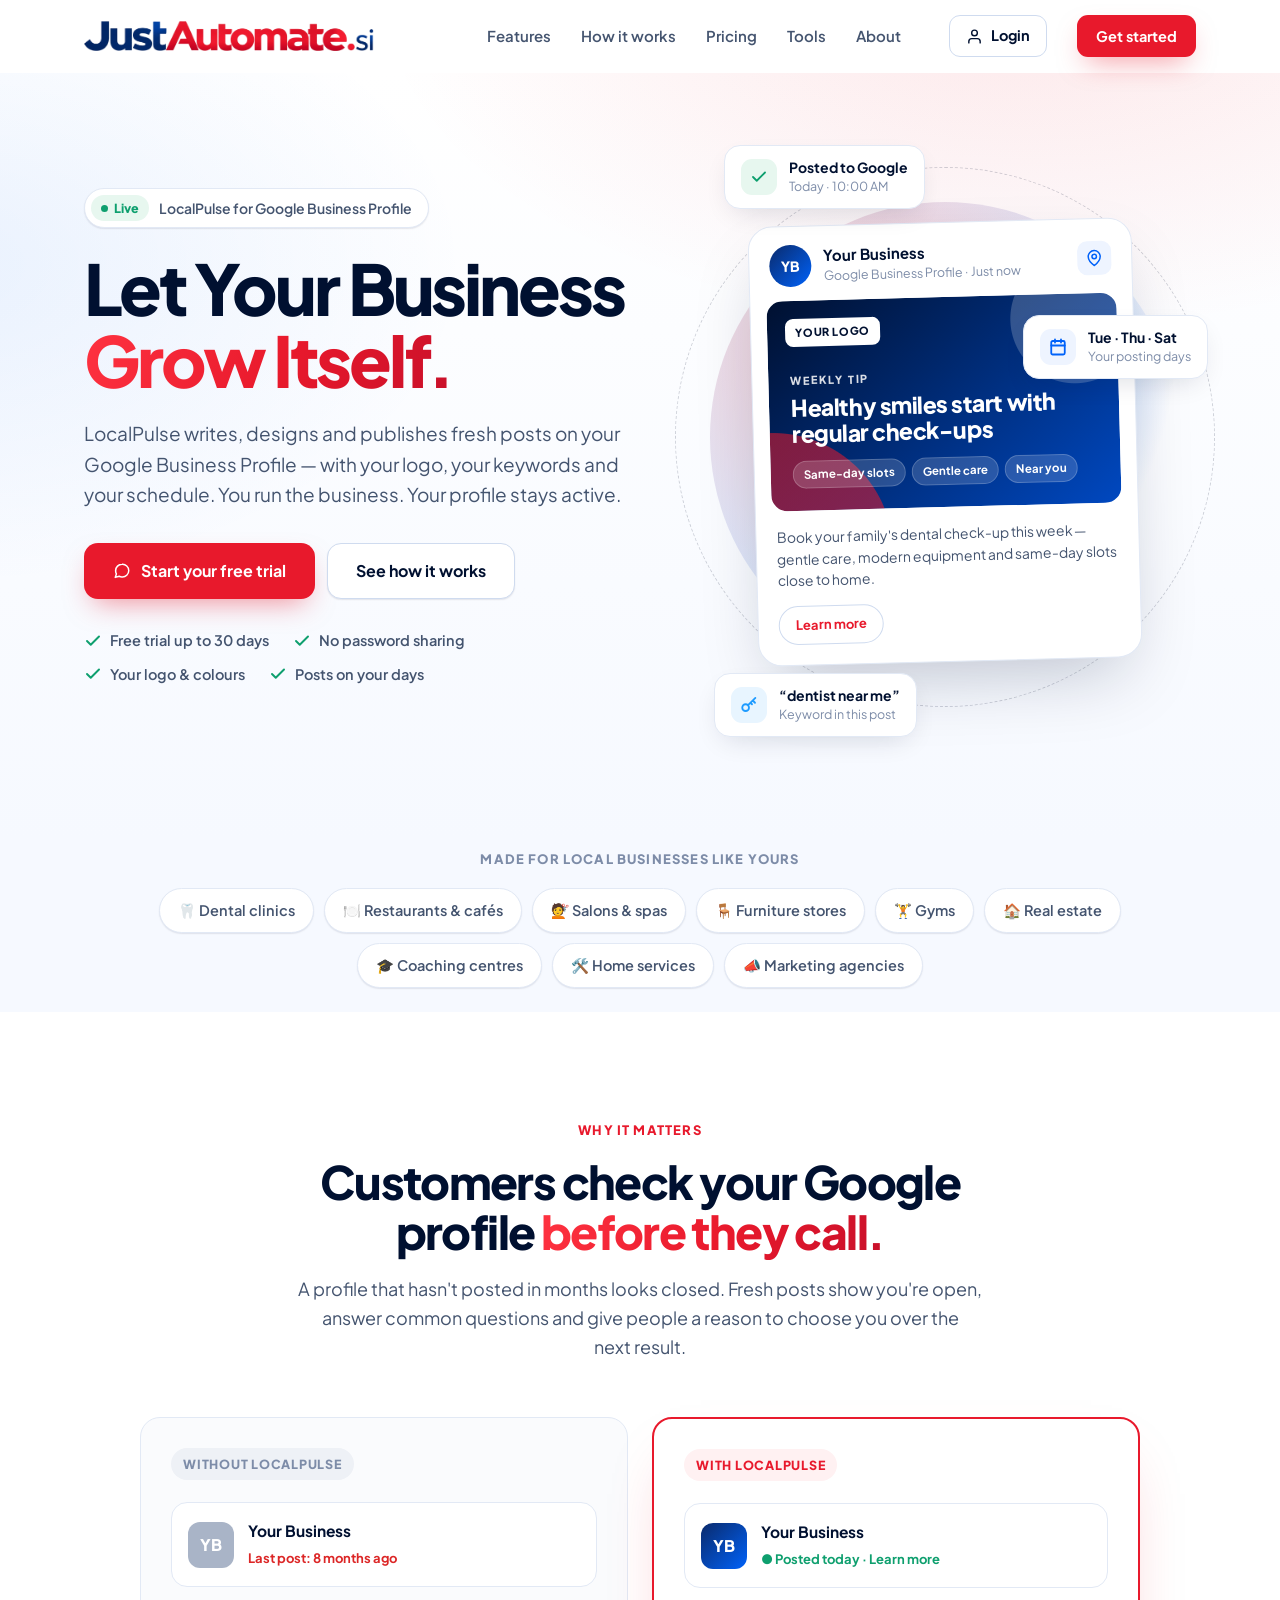
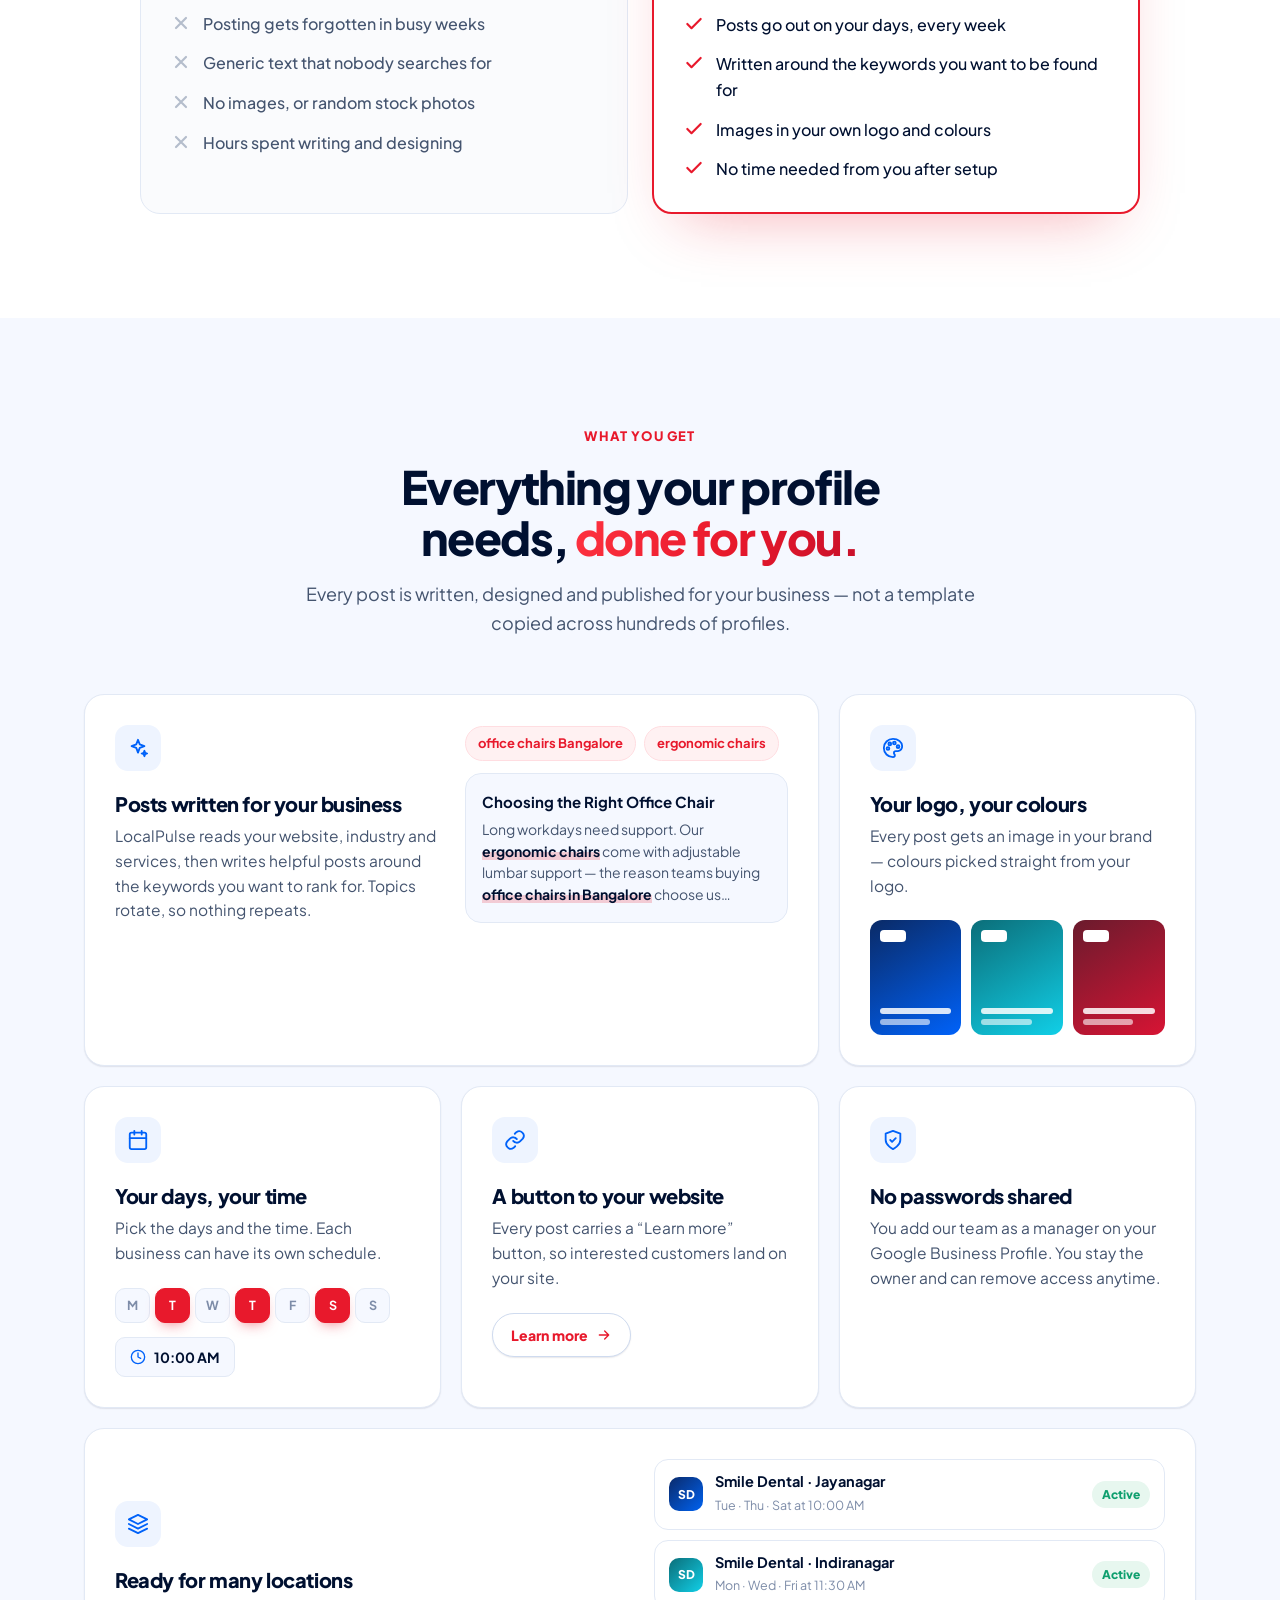
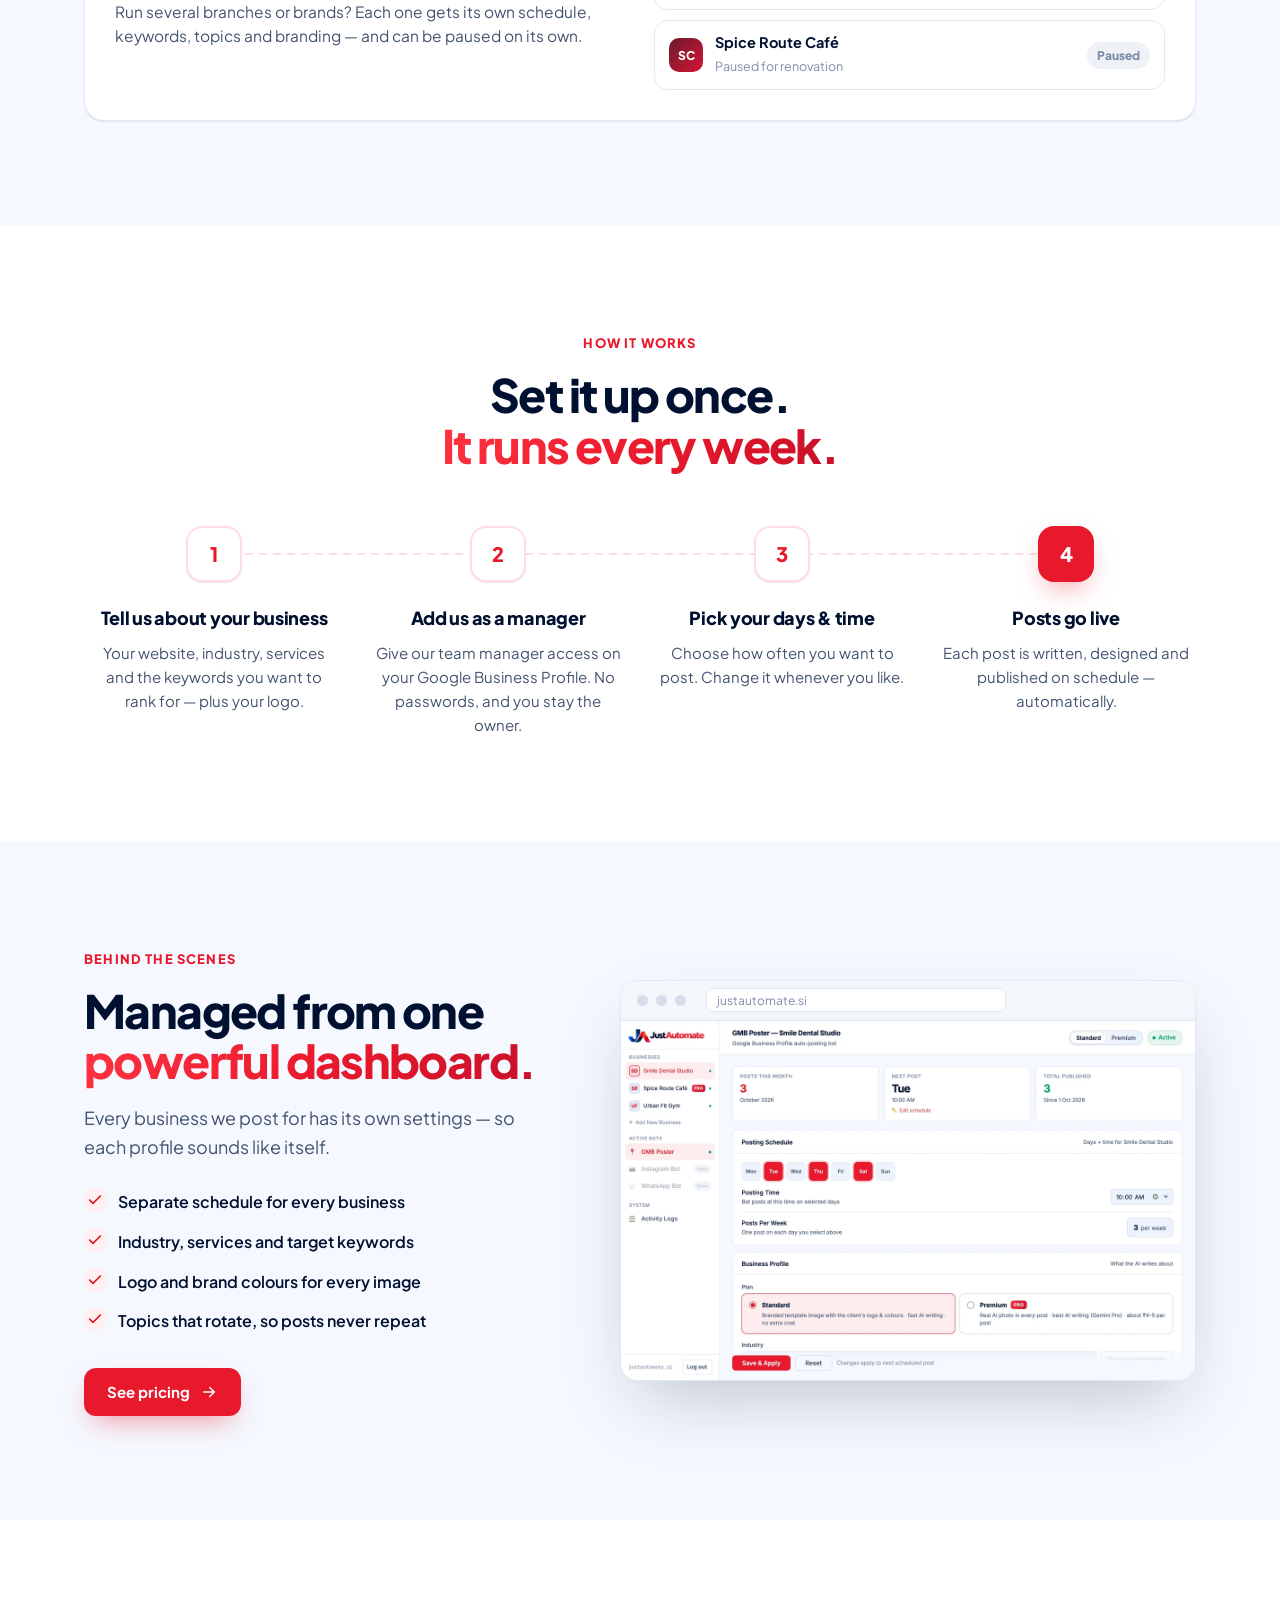
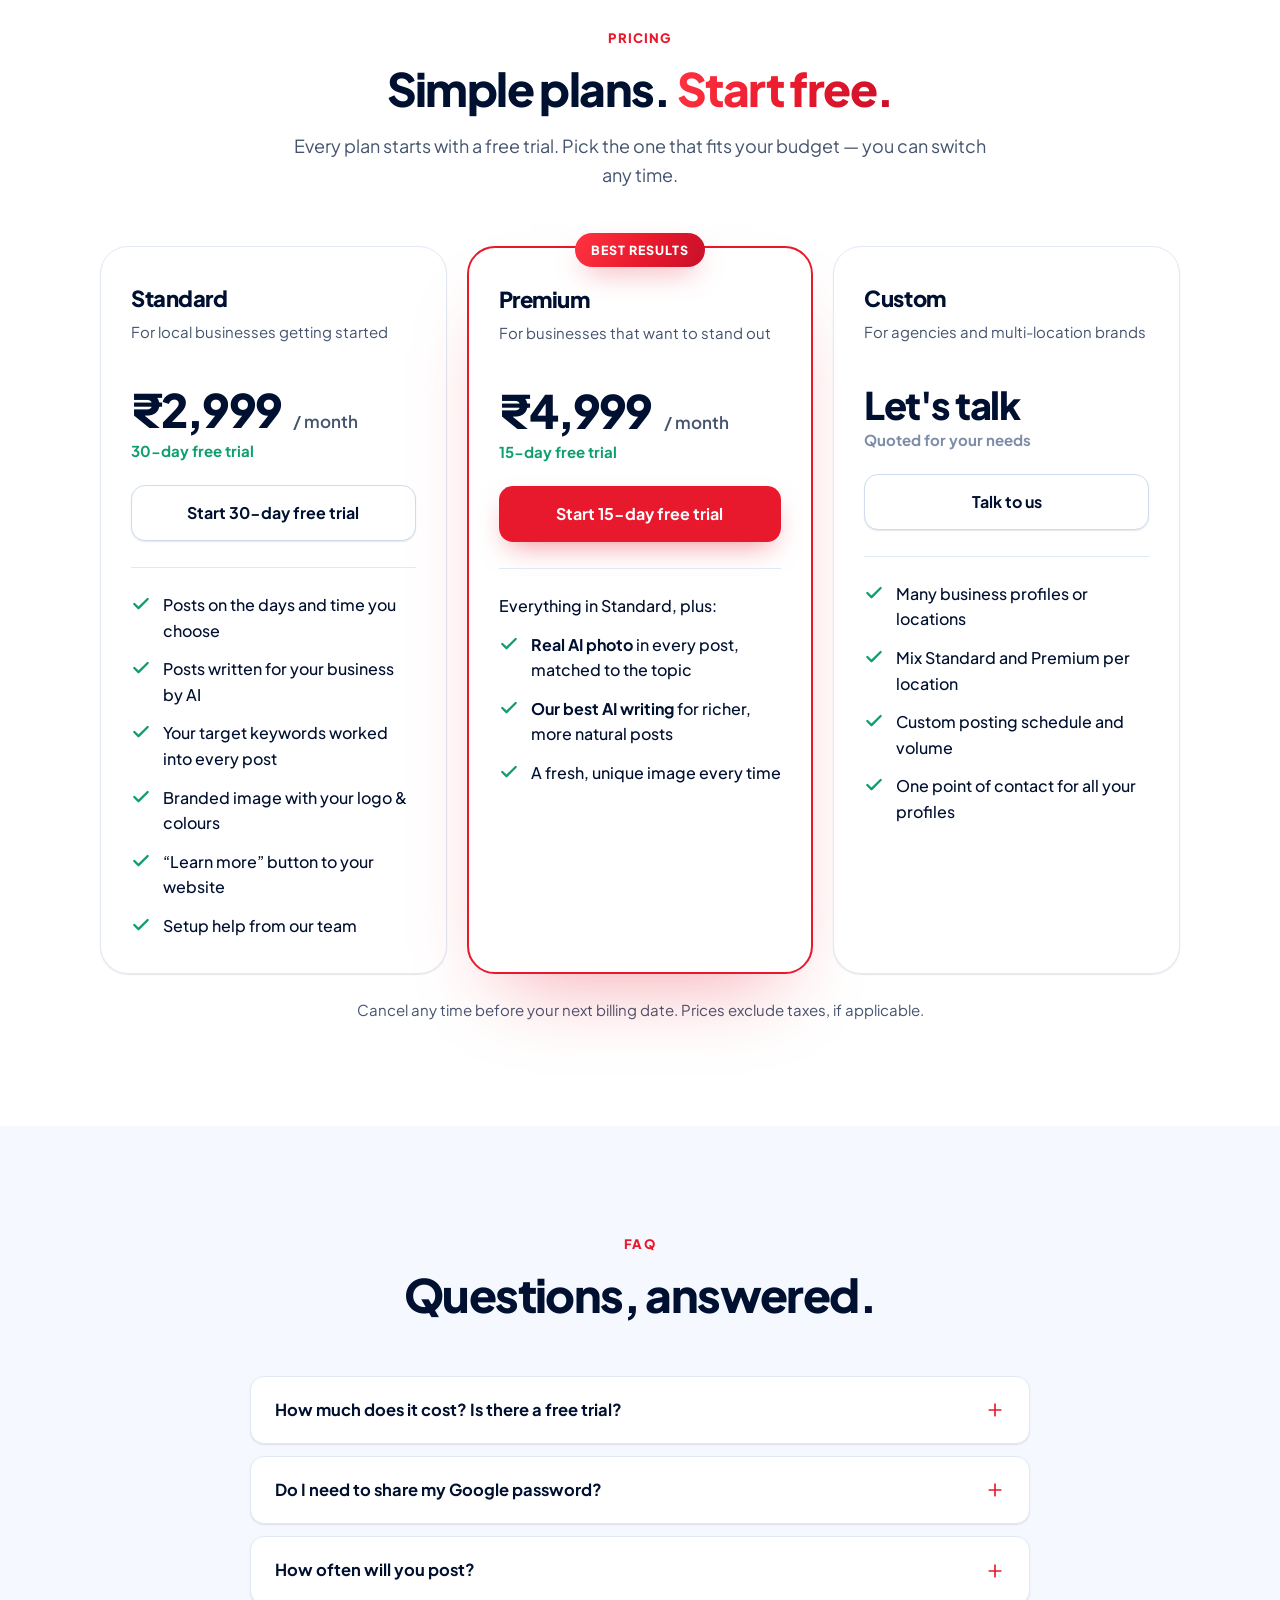
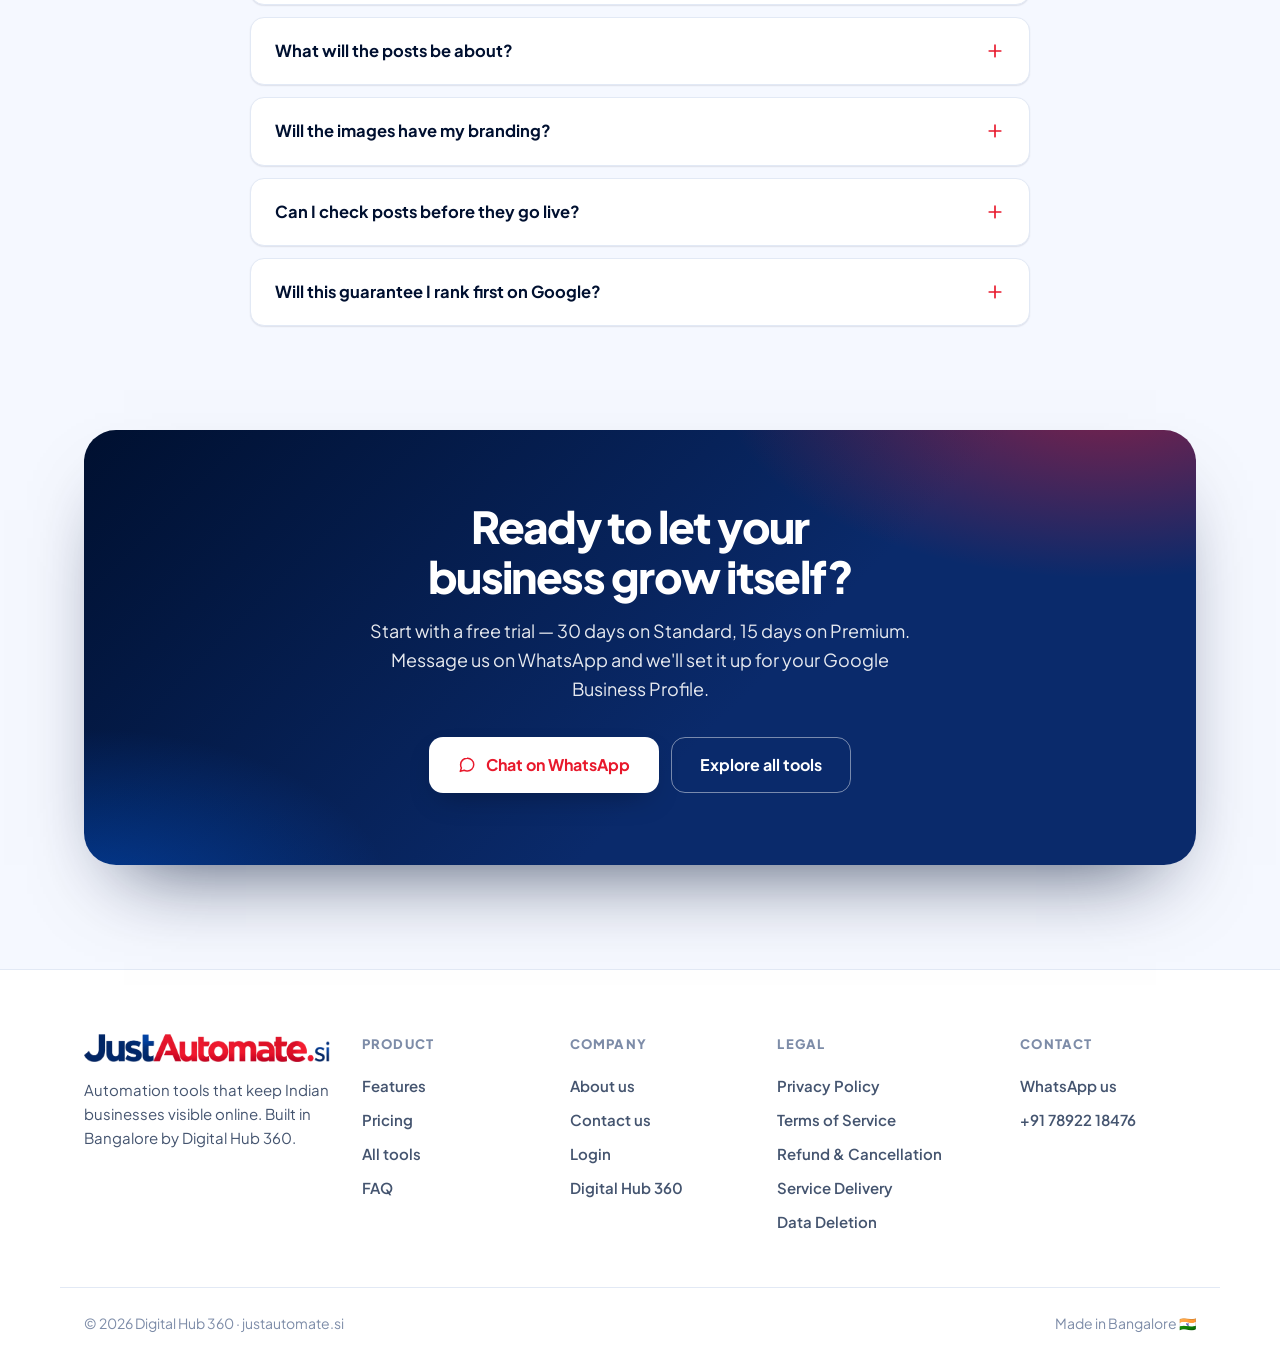
<file: index.html>
<!DOCTYPE html>
<html lang="en">
<head>
<meta charset="UTF-8">
<meta name="viewport" content="width=device-width, initial-scale=1, viewport-fit=cover">
<title>justautomate.si — Google Business Profile posts on autopilot</title>
<meta name="description" content="LocalPulse writes, designs and publishes Google Business Profile posts for your business — with your logo, your keywords and your schedule. Built in Bangalore for Indian businesses.">
<meta name="theme-color" content="#001030">
<link rel="icon" type="image/png" href="/assets/favicon.png">
<link rel="apple-touch-icon" href="/assets/apple-touch-icon.png">
<link rel="preconnect" href="https://fonts.googleapis.com">
<link rel="preconnect" href="https://fonts.gstatic.com" crossorigin>
<link rel="stylesheet" href="https://fonts.googleapis.com/css2?family=Plus+Jakarta+Sans:wght@400;500;600;700;800&display=swap">
<link rel="stylesheet" href="/assets/site.css">
<script>document.documentElement.classList.add('js')</script>
</head>
<body>
<a class="skip-link" href="#main">Skip to content</a>

<header class="site-header">
  <div class="container nav">
    <a href="/" class="nav-logo" aria-label="JustAutomate home"><img src="/assets/logo.png" alt="JustAutomate.si" width="290" height="30"></a>
    <nav class="nav-links" aria-label="Main">
      <a href="#features">Features</a>
      <a href="#how">How it works</a>
      <a href="#pricing">Pricing</a>
      <a href="/tools">Tools</a>
      <a href="/about">About</a>
    </nav>
    <a class="nav-login" href="/gmb-dashboard"><svg class="icon" viewBox="0 0 24 24"><path d="M20 21v-2a4 4 0 0 0-4-4H8a4 4 0 0 0-4 4v2"/><circle cx="12" cy="7" r="4"/></svg>Login</a>
    <a class="btn btn-primary btn-sm nav-cta" href="https://wa.me/917892218476?text=Hi%20JustAutomate%2C%20I%27m%20interested%20in%20LocalPulse%20for%20my%20business" target="_blank" rel="noopener">Get started</a>
    <button class="menu-btn" type="button" aria-expanded="false" aria-controls="mobile-menu" aria-label="Menu">
      <svg class="icon icon-open" viewBox="0 0 24 24"><path d="M4 6h16M4 12h16M4 18h16"/></svg>
      <svg class="icon icon-close" viewBox="0 0 24 24"><path d="M18 6 6 18M6 6l12 12"/></svg>
    </button>
  </div>
  <div class="mobile-menu" id="mobile-menu">
    <a href="#features">Features</a>
    <a href="#how">How it works</a>
    <a href="#pricing">Pricing</a>
    <a href="/tools">Tools</a>
    <a href="/about">About</a>
    <a href="/gmb-dashboard">Login</a>
    <a class="btn btn-primary" href="https://wa.me/917892218476?text=Hi%20JustAutomate%2C%20I%27m%20interested%20in%20LocalPulse%20for%20my%20business" target="_blank" rel="noopener">Get started on WhatsApp</a>
  </div>
</header>

<main id="main">

<!-- HERO -->
<section class="hero">
  <div class="container hero-grid">
    <div class="hero-copy">
      <span class="pill"><span class="pill-tag">Live</span> LocalPulse for Google Business Profile</span>
      <h1>Let Your Business <span class="grad">Grow Itself.</span></h1>
      <p class="hero-sub">LocalPulse writes, designs and publishes fresh posts on your Google Business Profile — with your logo, your keywords and your schedule. You run the business. Your profile stays active.</p>
      <div class="hero-ctas">
        <a class="btn btn-primary btn-lg" href="https://wa.me/917892218476?text=Hi%20JustAutomate%2C%20I%27d%20like%20to%20start%20a%20free%20trial%20of%20LocalPulse" target="_blank" rel="noopener">
          <svg class="icon" viewBox="0 0 24 24"><path d="M21 11.5a8.4 8.4 0 0 1-9 8.4 8.6 8.6 0 0 1-3.8-.9L3 20.5l1.5-4.6A8.4 8.4 0 0 1 3.5 11.5 8.5 8.5 0 0 1 12 3a8.4 8.4 0 0 1 9 8.5z"/></svg>
          Start your free trial
        </a>
        <a class="btn btn-secondary btn-lg" href="#how">See how it works</a>
      </div>
      <div class="hero-trust">
        <span><svg class="icon" viewBox="0 0 24 24"><path d="M20 6 9 17l-5-5"/></svg>Free trial up to 30 days</span>
        <span><svg class="icon" viewBox="0 0 24 24"><path d="M20 6 9 17l-5-5"/></svg>No password sharing</span>
        <span><svg class="icon" viewBox="0 0 24 24"><path d="M20 6 9 17l-5-5"/></svg>Your logo &amp; colours</span>
        <span><svg class="icon" viewBox="0 0 24 24"><path d="M20 6 9 17l-5-5"/></svg>Posts on your days</span>
      </div>
    </div>

    <div class="hero-visual" aria-hidden="true">
      <div class="hv-ring"></div>
      <div class="hv-orb"></div>
      <div class="gbp-card">
        <div class="gbp-head">
          <div class="gbp-av">YB</div>
          <div><b>Your Business</b><small>Google Business Profile · Just now</small></div>
          <div class="gbp-pin"><svg class="icon" viewBox="0 0 24 24"><path d="M20 10c0 6-8 12-8 12s-8-6-8-12a8 8 0 0 1 16 0z"/><circle cx="12" cy="10" r="3"/></svg></div>
        </div>
        <div class="gbp-img">
          <span class="gi-brand">YOUR LOGO</span>
          <span class="gi-kicker">WEEKLY TIP</span>
          <span class="gi-title">Healthy smiles start with regular check-ups</span>
          <span class="gi-points"><span>Same-day slots</span><span>Gentle care</span><span>Near you</span></span>
        </div>
        <div class="gbp-body">
          <p>Book your family's dental check-up this week — gentle care, modern equipment and same-day slots close to home.</p>
          <span class="gbp-btn">Learn more</span>
        </div>
      </div>
      <div class="float f1">
        <span class="float-ic ic-green"><svg class="icon" viewBox="0 0 24 24"><path d="M20 6 9 17l-5-5"/></svg></span>
        <div><b>Posted to Google</b><small>Today · 10:00 AM</small></div>
      </div>
      <div class="float f2">
        <span class="float-ic ic-blue"><svg class="icon" viewBox="0 0 24 24"><rect x="3" y="4" width="18" height="18" rx="2"/><path d="M16 2v4M8 2v4M3 10h18"/></svg></span>
        <div><b>Tue · Thu · Sat</b><small>Your posting days</small></div>
      </div>
      <div class="float f3">
        <span class="float-ic ic-sky"><svg class="icon" viewBox="0 0 24 24"><circle cx="7.5" cy="15.5" r="4.5"/><path d="m10.7 12.3 9.8-9.8M17 6l3 3M14 9l2 2"/></svg></span>
        <div><b>“dentist near me”</b><small>Keyword in this post</small></div>
      </div>
    </div>
  </div>
</section>

<!-- INDUSTRIES -->
<section class="strip" aria-label="Who it's for">
  <div class="container">
    <p class="strip-title">Made for local businesses like yours</p>
    <ul class="chips">
      <li>🦷 Dental clinics</li>
      <li>🍽️ Restaurants &amp; cafés</li>
      <li>💇 Salons &amp; spas</li>
      <li>🪑 Furniture stores</li>
      <li>🏋️ Gyms</li>
      <li>🏠 Real estate</li>
      <li>🎓 Coaching centres</li>
      <li>🛠️ Home services</li>
      <li>📣 Marketing agencies</li>
    </ul>
  </div>
</section>

<!-- WHY -->
<section class="section" id="why">
  <div class="container">
    <div class="section-head reveal">
      <span class="eyebrow">Why it matters</span>
      <h2>Customers check your Google profile <span class="grad">before they call.</span></h2>
      <p>A profile that hasn't posted in months looks closed. Fresh posts show you're open, answer common questions and give people a reason to choose you over the next result.</p>
    </div>
    <div class="compare">
      <div class="cmp cmp-bad reveal">
        <span class="cmp-badge">Without LocalPulse</span>
        <div class="listing">
          <span class="listing-av">YB</span>
          <div><b>Your Business</b><small class="st-bad">Last post: 8 months ago</small></div>
        </div>
        <ul class="cmp-list">
          <li><svg class="icon" viewBox="0 0 24 24"><path d="M18 6 6 18M6 6l12 12"/></svg>Posting gets forgotten in busy weeks</li>
          <li><svg class="icon" viewBox="0 0 24 24"><path d="M18 6 6 18M6 6l12 12"/></svg>Generic text that nobody searches for</li>
          <li><svg class="icon" viewBox="0 0 24 24"><path d="M18 6 6 18M6 6l12 12"/></svg>No images, or random stock photos</li>
          <li><svg class="icon" viewBox="0 0 24 24"><path d="M18 6 6 18M6 6l12 12"/></svg>Hours spent writing and designing</li>
        </ul>
      </div>
      <div class="cmp cmp-good reveal">
        <span class="cmp-badge">With LocalPulse</span>
        <div class="listing">
          <span class="listing-av">YB</span>
          <div><b>Your Business</b><small class="st-good">● Posted today · Learn more</small></div>
        </div>
        <ul class="cmp-list">
          <li><svg class="icon" viewBox="0 0 24 24"><path d="M20 6 9 17l-5-5"/></svg>Posts go out on your days, every week</li>
          <li><svg class="icon" viewBox="0 0 24 24"><path d="M20 6 9 17l-5-5"/></svg>Written around the keywords you want to be found for</li>
          <li><svg class="icon" viewBox="0 0 24 24"><path d="M20 6 9 17l-5-5"/></svg>Images in your own logo and colours</li>
          <li><svg class="icon" viewBox="0 0 24 24"><path d="M20 6 9 17l-5-5"/></svg>No time needed from you after setup</li>
        </ul>
      </div>
    </div>
  </div>
</section>

<!-- FEATURES -->
<section class="section section-soft" id="features">
  <div class="container">
    <div class="section-head reveal">
      <span class="eyebrow">What you get</span>
      <h2>Everything your profile needs, <span class="grad">done for you.</span></h2>
      <p>Every post is written, designed and published for your business — not a template copied across hundreds of profiles.</p>
    </div>
    <div class="bento">
      <article class="card col-4 reveal">
        <div class="f-split">
          <div>
            <div class="f-icon"><svg class="icon" viewBox="0 0 24 24"><path d="M12 3l1.9 5.1L19 10l-5.1 1.9L12 17l-1.9-5.1L5 10l5.1-1.9z"/><path d="M19 15l.8 2.2L22 18l-2.2.8L19 21l-.8-2.2L16 18l2.2-.8z"/></svg></div>
            <h3>Posts written for your business</h3>
            <p>LocalPulse reads your website, industry and services, then writes helpful posts around the keywords you want to rank for. Topics rotate, so nothing repeats.</p>
          </div>
          <div class="kw-demo" aria-hidden="true">
            <div class="kw-row"><span class="kw">office chairs Bangalore</span><span class="kw">ergonomic chairs</span></div>
            <div class="post-mini"><b>Choosing the Right Office Chair</b>Long workdays need support. Our <mark>ergonomic chairs</mark> come with adjustable lumbar support — the reason teams buying <mark>office chairs in Bangalore</mark> choose us…</div>
          </div>
        </div>
      </article>
      <article class="card col-2 reveal">
        <div class="f-icon"><svg class="icon" viewBox="0 0 24 24"><circle cx="13.5" cy="6.5" r="1.5"/><circle cx="17.5" cy="10.5" r="1.5"/><circle cx="8.5" cy="7.5" r="1.5"/><circle cx="6.5" cy="12.5" r="1.5"/><path d="M12 2a10 10 0 1 0 0 20c1.1 0 2-.9 2-2 0-.5-.2-1-.5-1.3-.3-.4-.5-.8-.5-1.3 0-1.1.9-2 2-2h2.4A5.6 5.6 0 0 0 22 9.8C22 5.5 17.5 2 12 2z"/></svg></div>
        <h3>Your logo, your colours</h3>
        <p>Every post gets an image in your brand — colours picked straight from your logo.</p>
        <div class="brand-tiles" aria-hidden="true">
          <span class="tile t1"><i></i><i></i></span>
          <span class="tile t2"><i></i><i></i></span>
          <span class="tile t3"><i></i><i></i></span>
        </div>
      </article>
      <article class="card col-2 reveal">
        <div class="f-icon"><svg class="icon" viewBox="0 0 24 24"><rect x="3" y="4" width="18" height="18" rx="2"/><path d="M16 2v4M8 2v4M3 10h18"/></svg></div>
        <h3>Your days, your time</h3>
        <p>Pick the days and the time. Each business can have its own schedule.</p>
        <div class="week" aria-hidden="true"><span>M</span><span class="on">T</span><span>W</span><span class="on">T</span><span>F</span><span class="on">S</span><span>S</span></div>
        <span class="time-chip" aria-hidden="true"><svg class="icon" viewBox="0 0 24 24"><circle cx="12" cy="12" r="10"/><path d="M12 6v6l4 2"/></svg>10:00 AM</span>
      </article>
      <article class="card col-2 reveal">
        <div class="f-icon"><svg class="icon" viewBox="0 0 24 24"><path d="M10 13a5 5 0 0 0 7.5.5l3-3a5 5 0 0 0-7-7l-1.7 1.7"/><path d="M14 11a5 5 0 0 0-7.5-.5l-3 3a5 5 0 0 0 7 7l1.7-1.7"/></svg></div>
        <h3>A button to your website</h3>
        <p>Every post carries a “Learn more” button, so interested customers land on your site.</p>
        <span class="lm-demo" aria-hidden="true">Learn more <svg class="icon" viewBox="0 0 24 24"><path d="M5 12h14M13 6l6 6-6 6"/></svg></span>
      </article>
      <article class="card col-2 reveal">
        <div class="f-icon"><svg class="icon" viewBox="0 0 24 24"><path d="M12 22s8-4 8-10V5l-8-3-8 3v7c0 6 8 10 8 10z"/><path d="m9 12 2 2 4-4"/></svg></div>
        <h3>No passwords shared</h3>
        <p>You add our team as a manager on your Google Business Profile. You stay the owner and can remove access anytime.</p>
      </article>
      <article class="card col-6 reveal">
        <div class="f-split">
          <div>
            <div class="f-icon"><svg class="icon" viewBox="0 0 24 24"><path d="m12 2 10 5-10 5L2 7z"/><path d="m2 17 10 5 10-5M2 12l10 5 10-5"/></svg></div>
            <h3>Ready for many locations</h3>
            <p>Run several branches or brands? Each one gets its own schedule, keywords, topics and branding — and can be paused on its own.</p>
          </div>
          <div class="biz-list" aria-hidden="true">
            <div class="biz-row"><span class="biz-av" style="background:linear-gradient(135deg,#0A2A6B,#0062F0)">SD</span><div><b>Smile Dental · Jayanagar</b><small>Tue · Thu · Sat at 10:00 AM</small></div><span class="biz-st">Active</span></div>
            <div class="biz-row"><span class="biz-av" style="background:linear-gradient(135deg,#0B6E79,#11CFE7)">SD</span><div><b>Smile Dental · Indiranagar</b><small>Mon · Wed · Fri at 11:30 AM</small></div><span class="biz-st">Active</span></div>
            <div class="biz-row"><span class="biz-av" style="background:linear-gradient(135deg,#6A1B2D,#D71434)">SC</span><div><b>Spice Route Café</b><small>Paused for renovation</small></div><span class="biz-st paused">Paused</span></div>
          </div>
        </div>
      </article>
    </div>
  </div>
</section>

<!-- HOW IT WORKS -->
<section class="section" id="how">
  <div class="container">
    <div class="section-head reveal">
      <span class="eyebrow">How it works</span>
      <h2>Set it up once. <span class="grad">It runs every week.</span></h2>
    </div>
    <ol class="steps">
      <li class="step reveal"><span class="step-n">1</span><h3>Tell us about your business</h3><p>Your website, industry, services and the keywords you want to rank for — plus your logo.</p></li>
      <li class="step reveal"><span class="step-n">2</span><h3>Add us as a manager</h3><p>Give our team manager access on your Google Business Profile. No passwords, and you stay the owner.</p></li>
      <li class="step reveal"><span class="step-n">3</span><h3>Pick your days &amp; time</h3><p>Choose how often you want to post. Change it whenever you like.</p></li>
      <li class="step reveal"><span class="step-n">4</span><h3>Posts go live</h3><p>Each post is written, designed and published on schedule — automatically.</p></li>
    </ol>
  </div>
</section>

<!-- DASHBOARD -->
<section class="section section-soft">
  <div class="container split">
    <div class="reveal">
      <span class="eyebrow">Behind the scenes</span>
      <h2 class="h2">Managed from one <span class="grad">powerful dashboard.</span></h2>
      <p class="lead">Every business we post for has its own settings — so each profile sounds like itself.</p>
      <ul class="check-list">
        <li><svg class="icon" viewBox="0 0 24 24"><path d="M20 6 9 17l-5-5"/></svg>Separate schedule for every business</li>
        <li><svg class="icon" viewBox="0 0 24 24"><path d="M20 6 9 17l-5-5"/></svg>Industry, services and target keywords</li>
        <li><svg class="icon" viewBox="0 0 24 24"><path d="M20 6 9 17l-5-5"/></svg>Logo and brand colours for every image</li>
        <li><svg class="icon" viewBox="0 0 24 24"><path d="M20 6 9 17l-5-5"/></svg>Topics that rotate, so posts never repeat</li>
      </ul>
      <a class="btn btn-primary" href="#pricing">See pricing <svg class="icon" viewBox="0 0 24 24"><path d="M5 12h14M13 6l6 6-6 6"/></svg></a>
    </div>
    <div class="browser reveal">
      <div class="browser-bar"><i></i><i></i><i></i><span class="browser-url">justautomate.si</span></div>
      <img src="/assets/dashboard-preview.webp" alt="The LocalPulse dashboard showing a business's posting schedule, profile and keywords" width="1280" height="800" loading="lazy">
    </div>
  </div>
</section>

<!-- PRICING -->
<section class="section" id="pricing">
  <div class="container">
    <div class="section-head reveal">
      <span class="eyebrow">Pricing</span>
      <h2>Simple plans. <span class="grad">Start free.</span></h2>
      <p>Every plan starts with a free trial. Pick the one that fits your budget — you can switch any time.</p>
    </div>
    <div class="plans">
      <article class="plan-card reveal">
        <h3>Standard</h3>
        <p class="plan-for">For local businesses getting started</p>
        <div class="price"><b>₹2,999</b><span>/ month</span></div>
        <p class="plan-trial">30-day free trial</p>
        <a class="btn btn-secondary btn-lg" href="https://wa.me/917892218476?text=Hi%20JustAutomate%2C%20I%27d%20like%20to%20start%20the%2030-day%20free%20trial%20of%20LocalPulse%20Standard" target="_blank" rel="noopener">Start 30-day free trial</a>
        <ul class="price-list">
          <li><svg class="icon" viewBox="0 0 24 24"><path d="M20 6 9 17l-5-5"/></svg><span>Posts on the days and time you choose</span></li>
          <li><svg class="icon" viewBox="0 0 24 24"><path d="M20 6 9 17l-5-5"/></svg><span>Posts written for your business by AI</span></li>
          <li><svg class="icon" viewBox="0 0 24 24"><path d="M20 6 9 17l-5-5"/></svg><span>Your target keywords worked into every post</span></li>
          <li><svg class="icon" viewBox="0 0 24 24"><path d="M20 6 9 17l-5-5"/></svg><span>Branded image with your logo &amp; colours</span></li>
          <li><svg class="icon" viewBox="0 0 24 24"><path d="M20 6 9 17l-5-5"/></svg><span>“Learn more” button to your website</span></li>
          <li><svg class="icon" viewBox="0 0 24 24"><path d="M20 6 9 17l-5-5"/></svg><span>Setup help from our team</span></li>
        </ul>
      </article>
      <article class="plan-card plan-featured reveal">
        <span class="offer">Best results</span>
        <h3>Premium</h3>
        <p class="plan-for">For businesses that want to stand out</p>
        <div class="price"><b>₹4,999</b><span>/ month</span></div>
        <p class="plan-trial">15-day free trial</p>
        <a class="btn btn-primary btn-lg" href="https://wa.me/917892218476?text=Hi%20JustAutomate%2C%20I%27d%20like%20to%20start%20the%2015-day%20free%20trial%20of%20LocalPulse%20Premium" target="_blank" rel="noopener">Start 15-day free trial</a>
        <ul class="price-list">
          <li class="plan-incl">Everything in Standard, plus:</li>
          <li><svg class="icon" viewBox="0 0 24 24"><path d="M20 6 9 17l-5-5"/></svg><span><strong>Real AI photo</strong> in every post, matched to the topic</span></li>
          <li><svg class="icon" viewBox="0 0 24 24"><path d="M20 6 9 17l-5-5"/></svg><span><strong>Our best AI writing</strong> for richer, more natural posts</span></li>
          <li><svg class="icon" viewBox="0 0 24 24"><path d="M20 6 9 17l-5-5"/></svg><span>A fresh, unique image every time</span></li>
        </ul>
      </article>
      <article class="plan-card reveal">
        <h3>Custom</h3>
        <p class="plan-for">For agencies and multi-location brands</p>
        <div class="price price-custom"><b>Let's talk</b></div>
        <p class="plan-trial plan-trial-muted">Quoted for your needs</p>
        <a class="btn btn-secondary btn-lg" href="https://wa.me/917892218476?text=Hi%20JustAutomate%2C%20I%27d%20like%20a%20custom%20LocalPulse%20plan" target="_blank" rel="noopener">Talk to us</a>
        <ul class="price-list">
          <li><svg class="icon" viewBox="0 0 24 24"><path d="M20 6 9 17l-5-5"/></svg><span>Many business profiles or locations</span></li>
          <li><svg class="icon" viewBox="0 0 24 24"><path d="M20 6 9 17l-5-5"/></svg><span>Mix Standard and Premium per location</span></li>
          <li><svg class="icon" viewBox="0 0 24 24"><path d="M20 6 9 17l-5-5"/></svg><span>Custom posting schedule and volume</span></li>
          <li><svg class="icon" viewBox="0 0 24 24"><path d="M20 6 9 17l-5-5"/></svg><span>One point of contact for all your profiles</span></li>
        </ul>
      </article>
    </div>
    <p class="price-note reveal">Cancel any time before your next billing date. Prices exclude taxes, if applicable.</p>
  </div>
</section>

<!-- FAQ -->
<section class="section section-soft" id="faq">
  <div class="container">
    <div class="section-head reveal">
      <span class="eyebrow">FAQ</span>
      <h2>Questions, answered.</h2>
    </div>
    <div class="faq reveal">
      <details>
        <summary>How much does it cost? Is there a free trial?<svg class="icon" viewBox="0 0 24 24"><path d="M12 5v14M5 12h14"/></svg></summary>
        <p>Standard is ₹2,999 per month with a 30-day free trial. Premium is ₹4,999 per month with a 15-day free trial, and adds real AI photos and our best AI writing. Agencies and multi-location brands can ask for a Custom plan. During the trial we set everything up and your posts start going live, so you can see the results before you pay.</p>
      </details>
      <details>
        <summary>Do I need to share my Google password?<svg class="icon" viewBox="0 0 24 24"><path d="M12 5v14M5 12h14"/></svg></summary>
        <p>No. You add our team as a manager on your Google Business Profile. You remain the owner and can remove our access at any time from your profile settings.</p>
      </details>
      <details>
        <summary>How often will you post?<svg class="icon" viewBox="0 0 24 24"><path d="M12 5v14M5 12h14"/></svg></summary>
        <p>On the days and at the time you choose — one post on each scheduled day. You can change the schedule whenever you want.</p>
      </details>
      <details>
        <summary>What will the posts be about?<svg class="icon" viewBox="0 0 24 24"><path d="M12 5v14M5 12h14"/></svg></summary>
        <p>Useful updates and tips about your products and services, written from your website and industry, using the keywords you want to be found for. Topics rotate so your posts don't repeat.</p>
      </details>
      <details>
        <summary>Will the images have my branding?<svg class="icon" viewBox="0 0 24 24"><path d="M12 5v14M5 12h14"/></svg></summary>
        <p>Yes. Each image uses your logo and colours picked from your logo, along with a headline and key points from that day's post.</p>
      </details>
      <details>
        <summary>Can I check posts before they go live?<svg class="icon" viewBox="0 0 24 24"><path d="M12 5v14M5 12h14"/></svg></summary>
        <p>Right now posts go out automatically on your schedule. Approving each post on WhatsApp before it goes live is coming soon.</p>
      </details>
      <details>
        <summary>Will this guarantee I rank first on Google?<svg class="icon" viewBox="0 0 24 24"><path d="M12 5v14M5 12h14"/></svg></summary>
        <p>Nobody can honestly guarantee rankings. Regular, relevant posts keep your profile active and give customers more reasons to call — which is what LocalPulse takes care of for you.</p>
      </details>
    </div>
  </div>
</section>

<!-- CTA -->
<section class="cta-band section-soft">
  <div class="container">
    <div class="cta-box reveal">
      <h2>Ready to let your business grow itself?</h2>
      <p>Start with a free trial — 30 days on Standard, 15 days on Premium. Message us on WhatsApp and we'll set it up for your Google Business Profile.</p>
      <div class="hero-ctas">
        <a class="btn btn-white btn-lg" href="https://wa.me/917892218476?text=Hi%20JustAutomate%2C%20I%27m%20interested%20in%20LocalPulse%20for%20my%20business" target="_blank" rel="noopener">
          <svg class="icon" viewBox="0 0 24 24"><path d="M21 11.5a8.4 8.4 0 0 1-9 8.4 8.6 8.6 0 0 1-3.8-.9L3 20.5l1.5-4.6A8.4 8.4 0 0 1 3.5 11.5 8.5 8.5 0 0 1 12 3a8.4 8.4 0 0 1 9 8.5z"/></svg>
          Chat on WhatsApp
        </a>
        <a class="btn btn-outline-white btn-lg" href="/tools">Explore all tools</a>
      </div>
    </div>
  </div>
</section>

</main>

<footer class="site-footer">
  <div class="container footer-grid">
    <div class="footer-brand">
      <img src="/assets/logo.png" alt="JustAutomate.si" width="270" height="28">
      <p>Automation tools that keep Indian businesses visible online. Built in Bangalore by Digital Hub 360.</p>
    </div>
    <div class="footer-col">
      <h4>Product</h4>
      <a href="/#features">Features</a>
      <a href="/#pricing">Pricing</a>
      <a href="/tools">All tools</a>
      <a href="/#faq">FAQ</a>
    </div>
    <div class="footer-col">
      <h4>Company</h4>
      <a href="/about">About us</a>
      <a href="/contact">Contact us</a>
      <a href="/gmb-dashboard">Login</a>
      <a href="https://digitalhub360.in" target="_blank" rel="noopener">Digital Hub 360</a>
    </div>
    <div class="footer-col">
      <h4>Legal</h4>
      <a href="/privacy">Privacy Policy</a>
      <a href="/terms">Terms of Service</a>
      <a href="/refund">Refund &amp; Cancellation</a>
      <a href="/delivery">Service Delivery</a>
      <a href="/data-deletion">Data Deletion</a>
    </div>
    <div class="footer-col">
      <h4>Contact</h4>
      <a href="https://wa.me/917892218476?text=Hi%20JustAutomate%2C%20I%27m%20interested%20in%20LocalPulse%20for%20my%20business" target="_blank" rel="noopener">WhatsApp us</a>
      <a href="tel:+917892218476">+91 78922 18476</a>
    </div>
  </div>
  <div class="container footer-bottom">
    <span>© 2026 Digital Hub 360 · justautomate.si</span>
    <span>Made in Bangalore 🇮🇳</span>
  </div>
</footer>

<script src="/assets/site.js" defer></script>
</body>
</html>
</file>
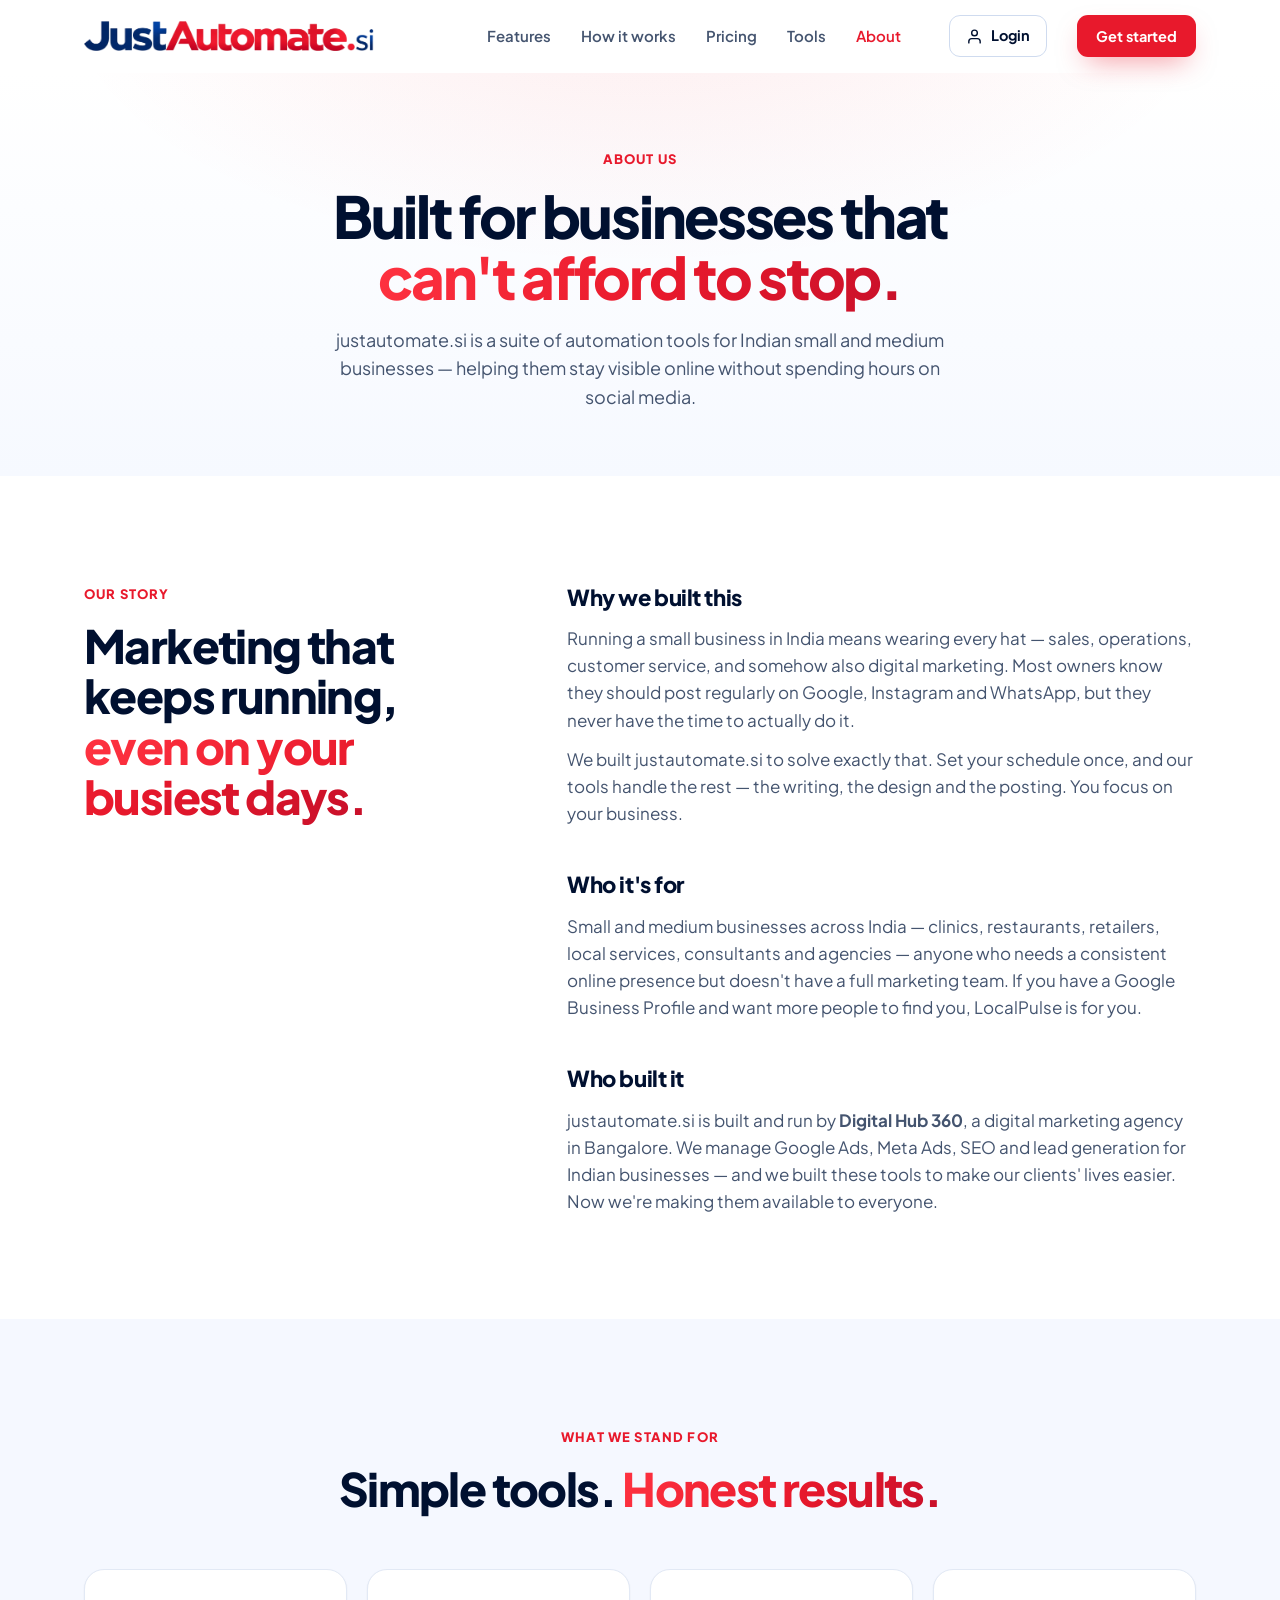
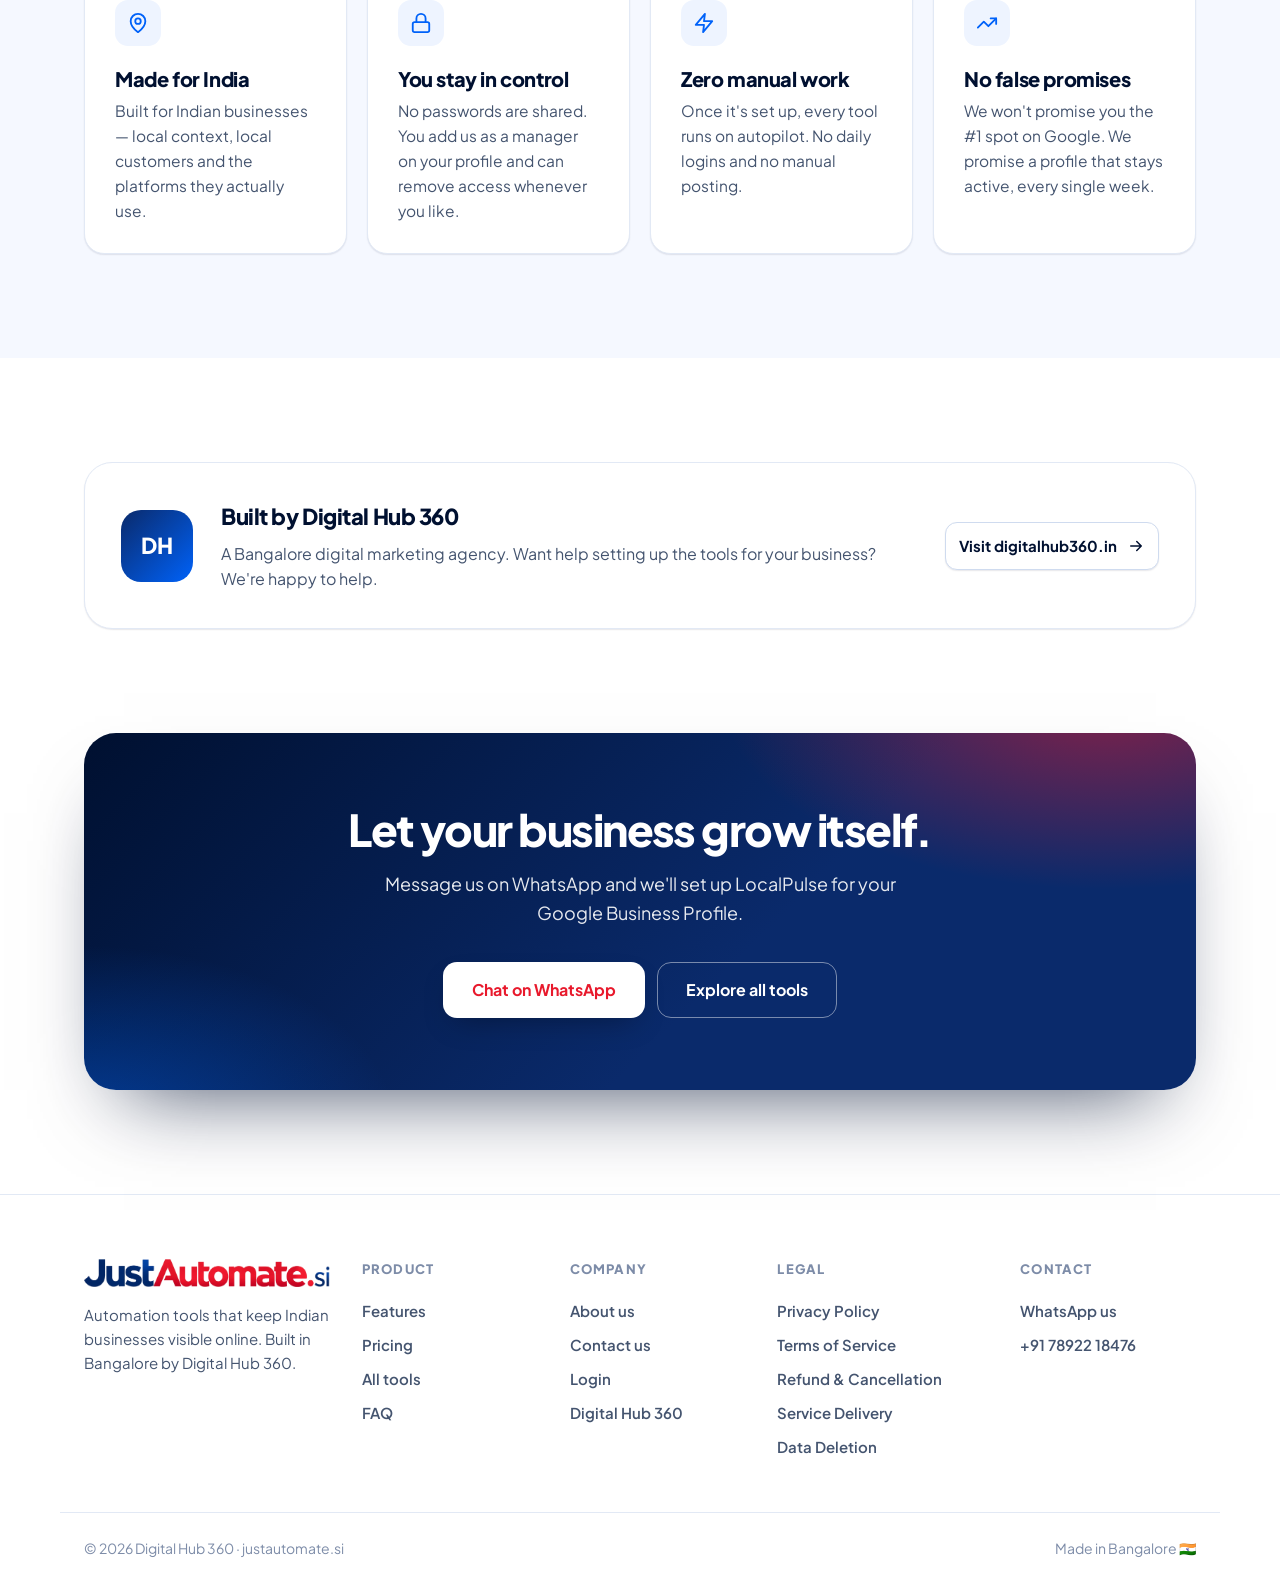
<file: about.html>
<!DOCTYPE html>
<html lang="en">
<head>
<meta charset="UTF-8">
<meta name="viewport" content="width=device-width, initial-scale=1, viewport-fit=cover">
<title>About Us — justautomate.si</title>
<meta name="description" content="justautomate.si builds automation tools that keep Indian small and medium businesses visible online. Built in Bangalore by Digital Hub 360.">
<meta name="theme-color" content="#001030">
<link rel="icon" type="image/png" href="/assets/favicon.png">
<link rel="apple-touch-icon" href="/assets/apple-touch-icon.png">
<link rel="preconnect" href="https://fonts.googleapis.com">
<link rel="preconnect" href="https://fonts.gstatic.com" crossorigin>
<link rel="stylesheet" href="https://fonts.googleapis.com/css2?family=Plus+Jakarta+Sans:wght@400;500;600;700;800&display=swap">
<link rel="stylesheet" href="/assets/site.css">
<script>document.documentElement.classList.add('js')</script>
</head>
<body>
<a class="skip-link" href="#main">Skip to content</a>

<header class="site-header">
  <div class="container nav">
    <a href="/" class="nav-logo" aria-label="JustAutomate home"><img src="/assets/logo.png" alt="JustAutomate.si" width="290" height="30"></a>
    <nav class="nav-links" aria-label="Main">
      <a href="/#features">Features</a>
      <a href="/#how">How it works</a>
      <a href="/#pricing">Pricing</a>
      <a href="/tools">Tools</a>
      <a href="/about" aria-current="page">About</a>
    </nav>
    <a class="nav-login" href="/gmb-dashboard"><svg class="icon" viewBox="0 0 24 24"><path d="M20 21v-2a4 4 0 0 0-4-4H8a4 4 0 0 0-4 4v2"/><circle cx="12" cy="7" r="4"/></svg>Login</a>
    <a class="btn btn-primary btn-sm nav-cta" href="https://wa.me/917892218476?text=Hi%20JustAutomate%2C%20I%27m%20interested%20in%20LocalPulse%20for%20my%20business" target="_blank" rel="noopener">Get started</a>
    <button class="menu-btn" type="button" aria-expanded="false" aria-controls="mobile-menu" aria-label="Menu">
      <svg class="icon icon-open" viewBox="0 0 24 24"><path d="M4 6h16M4 12h16M4 18h16"/></svg>
      <svg class="icon icon-close" viewBox="0 0 24 24"><path d="M18 6 6 18M6 6l12 12"/></svg>
    </button>
  </div>
  <div class="mobile-menu" id="mobile-menu">
    <a href="/#features">Features</a>
    <a href="/#how">How it works</a>
    <a href="/#pricing">Pricing</a>
    <a href="/tools">Tools</a>
    <a href="/about" aria-current="page">About</a>
    <a href="/gmb-dashboard">Login</a>
    <a class="btn btn-primary" href="https://wa.me/917892218476?text=Hi%20JustAutomate%2C%20I%27m%20interested%20in%20LocalPulse%20for%20my%20business" target="_blank" rel="noopener">Get started on WhatsApp</a>
  </div>
</header>

<main id="main">

<section class="page-hero">
  <div class="container">
    <span class="eyebrow">About us</span>
    <h1>Built for businesses that <span class="grad">can't afford to stop.</span></h1>
    <p class="lead">justautomate.si is a suite of automation tools for Indian small and medium businesses — helping them stay visible online without spending hours on social media.</p>
  </div>
</section>

<section class="section">
  <div class="container story">
    <div class="story-aside reveal">
      <span class="eyebrow">Our story</span>
      <h2 class="h2">Marketing that keeps running, <span class="grad">even on your busiest days.</span></h2>
    </div>
    <div class="story-blocks">
      <div class="reveal">
        <h3>Why we built this</h3>
        <p>Running a small business in India means wearing every hat — sales, operations, customer service, and somehow also digital marketing. Most owners know they should post regularly on Google, Instagram and WhatsApp, but they never have the time to actually do it.</p>
        <p>We built justautomate.si to solve exactly that. Set your schedule once, and our tools handle the rest — the writing, the design and the posting. You focus on your business.</p>
      </div>
      <div class="reveal">
        <h3>Who it's for</h3>
        <p>Small and medium businesses across India — clinics, restaurants, retailers, local services, consultants and agencies — anyone who needs a consistent online presence but doesn't have a full marketing team. If you have a Google Business Profile and want more people to find you, LocalPulse is for you.</p>
      </div>
      <div class="reveal">
        <h3>Who built it</h3>
        <p>justautomate.si is built and run by <strong>Digital Hub 360</strong>, a digital marketing agency in Bangalore. We manage Google Ads, Meta Ads, SEO and lead generation for Indian businesses — and we built these tools to make our clients' lives easier. Now we're making them available to everyone.</p>
      </div>
    </div>
  </div>
</section>

<section class="section section-soft">
  <div class="container">
    <div class="section-head reveal">
      <span class="eyebrow">What we stand for</span>
      <h2>Simple tools. <span class="grad">Honest results.</span></h2>
    </div>
    <div class="values">
      <article class="card reveal">
        <div class="f-icon"><svg class="icon" viewBox="0 0 24 24"><path d="M20 10c0 6-8 12-8 12s-8-6-8-12a8 8 0 0 1 16 0z"/><circle cx="12" cy="10" r="3"/></svg></div>
        <h3>Made for India</h3>
        <p>Built for Indian businesses — local context, local customers and the platforms they actually use.</p>
      </article>
      <article class="card reveal">
        <div class="f-icon"><svg class="icon" viewBox="0 0 24 24"><rect x="3" y="11" width="18" height="11" rx="2"/><path d="M7 11V7a5 5 0 0 1 10 0v4"/></svg></div>
        <h3>You stay in control</h3>
        <p>No passwords are shared. You add us as a manager on your profile and can remove access whenever you like.</p>
      </article>
      <article class="card reveal">
        <div class="f-icon"><svg class="icon" viewBox="0 0 24 24"><path d="M13 2 3 14h9l-1 8 10-12h-9z"/></svg></div>
        <h3>Zero manual work</h3>
        <p>Once it's set up, every tool runs on autopilot. No daily logins and no manual posting.</p>
      </article>
      <article class="card reveal">
        <div class="f-icon"><svg class="icon" viewBox="0 0 24 24"><path d="m22 7-8.5 8.5-5-5L2 17"/><path d="M16 7h6v6"/></svg></div>
        <h3>No false promises</h3>
        <p>We won't promise you the #1 spot on Google. We promise a profile that stays active, every single week.</p>
      </article>
    </div>
  </div>
</section>

<section class="section">
  <div class="container">
    <div class="builder reveal">
      <div class="builder-mark">DH</div>
      <div>
        <h3>Built by Digital Hub 360</h3>
        <p>A Bangalore digital marketing agency. Want help setting up the tools for your business? We're happy to help.</p>
      </div>
      <a class="btn btn-secondary" href="https://digitalhub360.in" target="_blank" rel="noopener">Visit digitalhub360.in <svg class="icon" viewBox="0 0 24 24"><path d="M5 12h14M13 6l6 6-6 6"/></svg></a>
    </div>
  </div>
</section>

<section class="cta-band">
  <div class="container">
    <div class="cta-box reveal">
      <h2>Let your business grow itself.</h2>
      <p>Message us on WhatsApp and we'll set up LocalPulse for your Google Business Profile.</p>
      <div class="hero-ctas">
        <a class="btn btn-white btn-lg" href="https://wa.me/917892218476?text=Hi%20JustAutomate%2C%20I%27m%20interested%20in%20LocalPulse%20for%20my%20business" target="_blank" rel="noopener">Chat on WhatsApp</a>
        <a class="btn btn-outline-white btn-lg" href="/tools">Explore all tools</a>
      </div>
    </div>
  </div>
</section>

</main>

<footer class="site-footer">
  <div class="container footer-grid">
    <div class="footer-brand">
      <img src="/assets/logo.png" alt="JustAutomate.si" width="270" height="28">
      <p>Automation tools that keep Indian businesses visible online. Built in Bangalore by Digital Hub 360.</p>
    </div>
    <div class="footer-col">
      <h4>Product</h4>
      <a href="/#features">Features</a>
      <a href="/#pricing">Pricing</a>
      <a href="/tools">All tools</a>
      <a href="/#faq">FAQ</a>
    </div>
    <div class="footer-col">
      <h4>Company</h4>
      <a href="/about">About us</a>
      <a href="/contact">Contact us</a>
      <a href="/gmb-dashboard">Login</a>
      <a href="https://digitalhub360.in" target="_blank" rel="noopener">Digital Hub 360</a>
    </div>
    <div class="footer-col">
      <h4>Legal</h4>
      <a href="/privacy">Privacy Policy</a>
      <a href="/terms">Terms of Service</a>
      <a href="/refund">Refund &amp; Cancellation</a>
      <a href="/delivery">Service Delivery</a>
      <a href="/data-deletion">Data Deletion</a>
    </div>
    <div class="footer-col">
      <h4>Contact</h4>
      <a href="https://wa.me/917892218476?text=Hi%20JustAutomate%2C%20I%27m%20interested%20in%20LocalPulse%20for%20my%20business" target="_blank" rel="noopener">WhatsApp us</a>
      <a href="tel:+917892218476">+91 78922 18476</a>
    </div>
  </div>
  <div class="container footer-bottom">
    <span>© 2026 Digital Hub 360 · justautomate.si</span>
    <span>Made in Bangalore 🇮🇳</span>
  </div>
</footer>

<script src="/assets/site.js" defer></script>
</body>
</html>
</file>
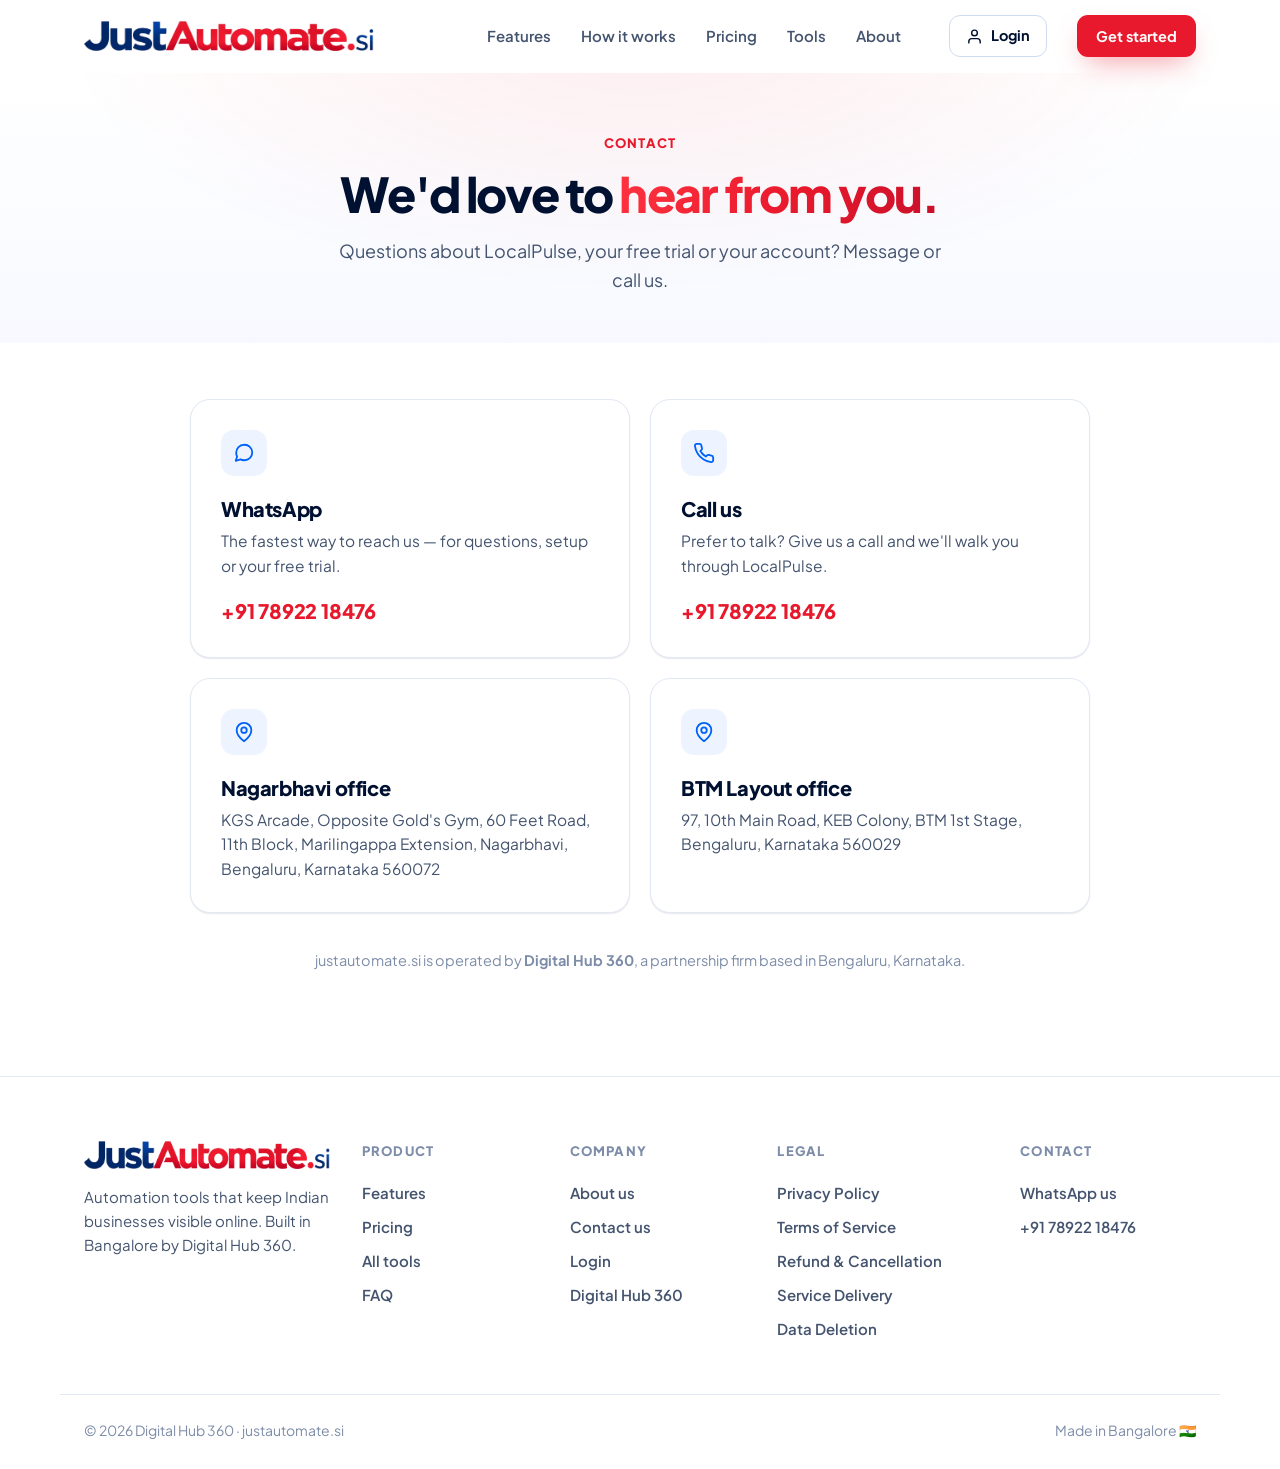
<file: contact.html>
<!DOCTYPE html>
<html lang="en">
<head>
<meta charset="UTF-8">
<meta name="viewport" content="width=device-width, initial-scale=1, viewport-fit=cover">
<title>Contact Us — justautomate.si</title>
<meta name="description" content="Contact justautomate.si (Digital Hub 360) on WhatsApp or phone. Offices in Nagarbhavi and BTM Layout, Bengaluru.">
<meta name="theme-color" content="#001030">
<link rel="icon" type="image/png" href="/assets/favicon.png">
<link rel="apple-touch-icon" href="/assets/apple-touch-icon.png">
<link rel="preconnect" href="https://fonts.googleapis.com">
<link rel="preconnect" href="https://fonts.gstatic.com" crossorigin>
<link rel="stylesheet" href="https://fonts.googleapis.com/css2?family=Plus+Jakarta+Sans:wght@400;500;600;700;800&display=swap">
<link rel="stylesheet" href="/assets/site.css">
<script>document.documentElement.classList.add('js')</script>
</head>
<body>
<a class="skip-link" href="#main">Skip to content</a>

<header class="site-header">
  <div class="container nav">
    <a href="/" class="nav-logo" aria-label="JustAutomate home"><img src="/assets/logo.png" alt="JustAutomate.si" width="290" height="30"></a>
    <nav class="nav-links" aria-label="Main">
      <a href="/#features">Features</a>
      <a href="/#how">How it works</a>
      <a href="/#pricing">Pricing</a>
      <a href="/tools">Tools</a>
      <a href="/about">About</a>
    </nav>
    <a class="nav-login" href="/gmb-dashboard"><svg class="icon" viewBox="0 0 24 24"><path d="M20 21v-2a4 4 0 0 0-4-4H8a4 4 0 0 0-4 4v2"/><circle cx="12" cy="7" r="4"/></svg>Login</a>
    <a class="btn btn-primary btn-sm nav-cta" href="https://wa.me/917892218476?text=Hi%20JustAutomate%2C%20I%27m%20interested%20in%20LocalPulse%20for%20my%20business" target="_blank" rel="noopener">Get started</a>
    <button class="menu-btn" type="button" aria-expanded="false" aria-controls="mobile-menu" aria-label="Menu">
      <svg class="icon icon-open" viewBox="0 0 24 24"><path d="M4 6h16M4 12h16M4 18h16"/></svg>
      <svg class="icon icon-close" viewBox="0 0 24 24"><path d="M18 6 6 18M6 6l12 12"/></svg>
    </button>
  </div>
  <div class="mobile-menu" id="mobile-menu">
    <a href="/#features">Features</a>
    <a href="/#how">How it works</a>
    <a href="/#pricing">Pricing</a>
    <a href="/tools">Tools</a>
    <a href="/about">About</a>
    <a href="/gmb-dashboard">Login</a>
    <a class="btn btn-primary" href="https://wa.me/917892218476?text=Hi%20JustAutomate%2C%20I%27m%20interested%20in%20LocalPulse%20for%20my%20business" target="_blank" rel="noopener">Get started on WhatsApp</a>
  </div>
</header>

<main id="main">
<section class="page-hero page-hero-sm">
  <div class="container">
    <span class="eyebrow">Contact</span>
    <h1>We'd love to <span class="grad">hear from you.</span></h1>
    <p class="lead">Questions about LocalPulse, your free trial or your account? Message or call us.</p>
    
  </div>
</section>

<section class="section legal-section">
  <div class="container">
    <div class="contact-grid">
      <a class="card contact-card reveal" href="https://wa.me/917892218476?text=Hi%20JustAutomate%2C%20I%27m%20interested%20in%20LocalPulse%20for%20my%20business" target="_blank" rel="noopener">
        <div class="f-icon"><svg class="icon" viewBox="0 0 24 24"><path d="M21 11.5a8.4 8.4 0 0 1-9 8.4 8.6 8.6 0 0 1-3.8-.9L3 20.5l1.5-4.6A8.4 8.4 0 0 1 3.5 11.5 8.5 8.5 0 0 1 12 3a8.4 8.4 0 0 1 9 8.5z"/></svg></div>
        <h3>WhatsApp</h3>
        <p>The fastest way to reach us — for questions, setup or your free trial.</p>
        <span class="contact-value">+91 78922 18476</span>
      </a>
      <a class="card contact-card reveal" href="tel:+917892218476">
        <div class="f-icon"><svg class="icon" viewBox="0 0 24 24"><path d="M22 16.9v3a2 2 0 0 1-2.2 2 19.8 19.8 0 0 1-8.6-3.1 19.5 19.5 0 0 1-6-6A19.8 19.8 0 0 1 2.1 4.2 2 2 0 0 1 4.1 2h3a2 2 0 0 1 2 1.7c.1 1 .4 1.9.7 2.8a2 2 0 0 1-.5 2.1L8 9.9a16 16 0 0 0 6 6l1.3-1.3a2 2 0 0 1 2.1-.5c.9.3 1.8.6 2.8.7a2 2 0 0 1 1.7 2z"/></svg></div>
        <h3>Call us</h3>
        <p>Prefer to talk? Give us a call and we'll walk you through LocalPulse.</p>
        <span class="contact-value">+91 78922 18476</span>
      </a>
    </div>

    <div class="office-grid">
      <div class="card office reveal">
        <div class="f-icon"><svg class="icon" viewBox="0 0 24 24"><path d="M20 10c0 6-8 12-8 12s-8-6-8-12a8 8 0 0 1 16 0z"/><circle cx="12" cy="10" r="3"/></svg></div>
        <h3>Nagarbhavi office</h3>
        <p>KGS Arcade, Opposite Gold's Gym, 60 Feet Road, 11th Block, Marilingappa Extension, Nagarbhavi, Bengaluru, Karnataka 560072</p>
      </div>
      <div class="card office reveal">
        <div class="f-icon"><svg class="icon" viewBox="0 0 24 24"><path d="M20 10c0 6-8 12-8 12s-8-6-8-12a8 8 0 0 1 16 0z"/><circle cx="12" cy="10" r="3"/></svg></div>
        <h3>BTM Layout office</h3>
        <p>97, 10th Main Road, KEB Colony, BTM 1st Stage, Bengaluru, Karnataka 560029</p>
      </div>
    </div>

    <p class="contact-legal">justautomate.si is operated by <strong>Digital Hub 360</strong>, a partnership firm based in Bengaluru, Karnataka.</p>
  </div>
</section>
</main>

<footer class="site-footer">
  <div class="container footer-grid">
    <div class="footer-brand">
      <img src="/assets/logo.png" alt="JustAutomate.si" width="270" height="28">
      <p>Automation tools that keep Indian businesses visible online. Built in Bangalore by Digital Hub 360.</p>
    </div>
    <div class="footer-col">
      <h4>Product</h4>
      <a href="/#features">Features</a>
      <a href="/#pricing">Pricing</a>
      <a href="/tools">All tools</a>
      <a href="/#faq">FAQ</a>
    </div>
    <div class="footer-col">
      <h4>Company</h4>
      <a href="/about">About us</a>
      <a href="/contact">Contact us</a>
      <a href="/gmb-dashboard">Login</a>
      <a href="https://digitalhub360.in" target="_blank" rel="noopener">Digital Hub 360</a>
    </div>
    <div class="footer-col">
      <h4>Legal</h4>
      <a href="/privacy">Privacy Policy</a>
      <a href="/terms">Terms of Service</a>
      <a href="/refund">Refund &amp; Cancellation</a>
      <a href="/delivery">Service Delivery</a>
      <a href="/data-deletion">Data Deletion</a>
    </div>
    <div class="footer-col">
      <h4>Contact</h4>
      <a href="https://wa.me/917892218476?text=Hi%20JustAutomate%2C%20I%27m%20interested%20in%20LocalPulse%20for%20my%20business" target="_blank" rel="noopener">WhatsApp us</a>
      <a href="tel:+917892218476">+91 78922 18476</a>
    </div>
  </div>
  <div class="container footer-bottom">
    <span>© 2026 Digital Hub 360 · justautomate.si</span>
    <span>Made in Bangalore 🇮🇳</span>
  </div>
</footer>

<script src="/assets/site.js" defer></script>
</body>
</html>
</file>
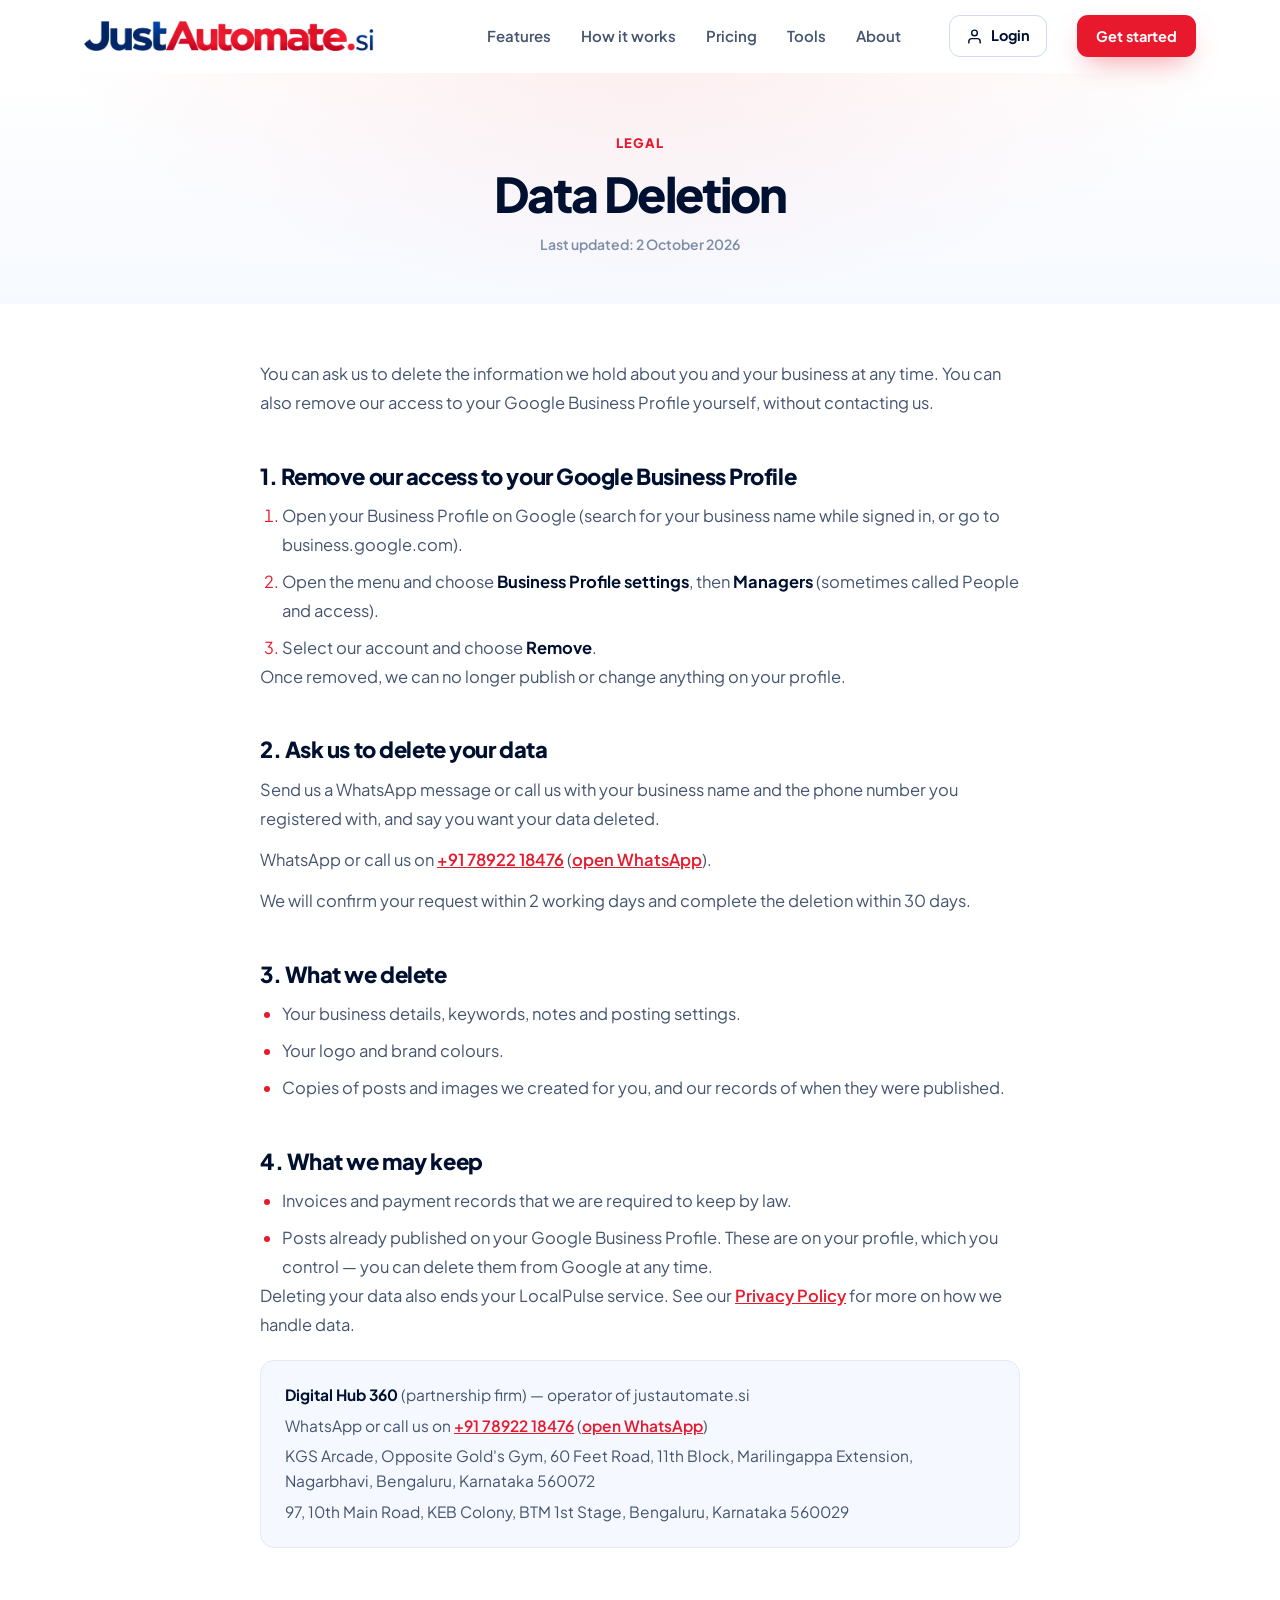
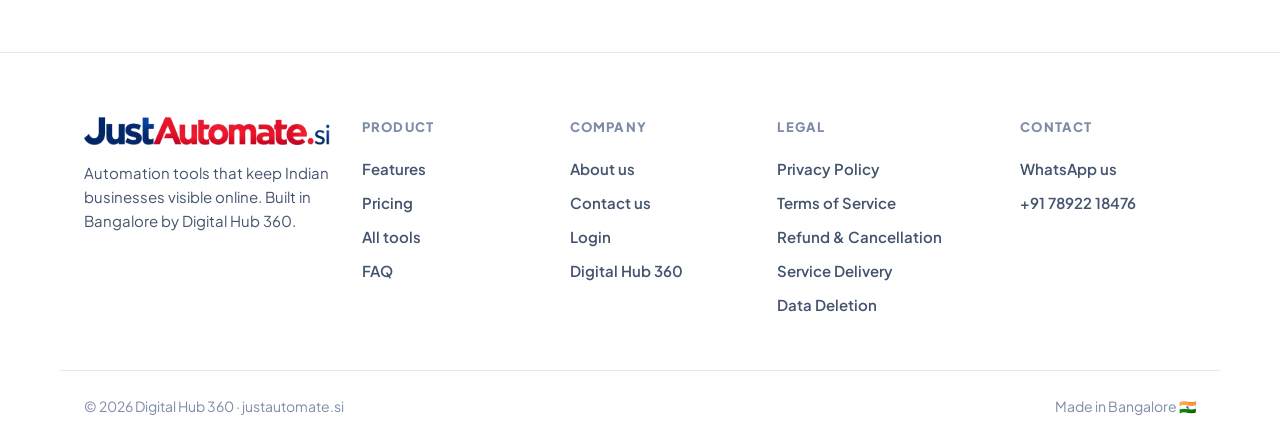
<file: data-deletion.html>
<!DOCTYPE html>
<html lang="en">
<head>
<meta charset="UTF-8">
<meta name="viewport" content="width=device-width, initial-scale=1, viewport-fit=cover">
<title>Data Deletion — justautomate.si</title>
<meta name="description" content="How to remove our access and ask justautomate.si to delete your business data.">
<meta name="theme-color" content="#001030">
<link rel="icon" type="image/png" href="/assets/favicon.png">
<link rel="apple-touch-icon" href="/assets/apple-touch-icon.png">
<link rel="preconnect" href="https://fonts.googleapis.com">
<link rel="preconnect" href="https://fonts.gstatic.com" crossorigin>
<link rel="stylesheet" href="https://fonts.googleapis.com/css2?family=Plus+Jakarta+Sans:wght@400;500;600;700;800&display=swap">
<link rel="stylesheet" href="/assets/site.css">
<script>document.documentElement.classList.add('js')</script>
</head>
<body>
<a class="skip-link" href="#main">Skip to content</a>

<header class="site-header">
  <div class="container nav">
    <a href="/" class="nav-logo" aria-label="JustAutomate home"><img src="/assets/logo.png" alt="JustAutomate.si" width="290" height="30"></a>
    <nav class="nav-links" aria-label="Main">
      <a href="/#features">Features</a>
      <a href="/#how">How it works</a>
      <a href="/#pricing">Pricing</a>
      <a href="/tools">Tools</a>
      <a href="/about">About</a>
    </nav>
    <a class="nav-login" href="/gmb-dashboard"><svg class="icon" viewBox="0 0 24 24"><path d="M20 21v-2a4 4 0 0 0-4-4H8a4 4 0 0 0-4 4v2"/><circle cx="12" cy="7" r="4"/></svg>Login</a>
    <a class="btn btn-primary btn-sm nav-cta" href="https://wa.me/917892218476?text=Hi%20JustAutomate%2C%20I%27m%20interested%20in%20LocalPulse%20for%20my%20business" target="_blank" rel="noopener">Get started</a>
    <button class="menu-btn" type="button" aria-expanded="false" aria-controls="mobile-menu" aria-label="Menu">
      <svg class="icon icon-open" viewBox="0 0 24 24"><path d="M4 6h16M4 12h16M4 18h16"/></svg>
      <svg class="icon icon-close" viewBox="0 0 24 24"><path d="M18 6 6 18M6 6l12 12"/></svg>
    </button>
  </div>
  <div class="mobile-menu" id="mobile-menu">
    <a href="/#features">Features</a>
    <a href="/#how">How it works</a>
    <a href="/#pricing">Pricing</a>
    <a href="/tools">Tools</a>
    <a href="/about">About</a>
    <a href="/gmb-dashboard">Login</a>
    <a class="btn btn-primary" href="https://wa.me/917892218476?text=Hi%20JustAutomate%2C%20I%27m%20interested%20in%20LocalPulse%20for%20my%20business" target="_blank" rel="noopener">Get started on WhatsApp</a>
  </div>
</header>

<main id="main">
<section class="page-hero page-hero-sm">
  <div class="container">
    <span class="eyebrow">Legal</span>
    <h1>Data Deletion</h1>
    
    <p class="legal-meta">Last updated: 2 October 2026</p>
  </div>
</section>

<section class="section legal-section">
  <div class="container">
    <article class="legal">
    <p>You can ask us to delete the information we hold about you and your business at any time. You can also remove our access to your Google Business Profile yourself, without contacting us.</p>

    <h2>1. Remove our access to your Google Business Profile</h2>
    <ol>
      <li>Open your Business Profile on Google (search for your business name while signed in, or go to business.google.com).</li>
      <li>Open the menu and choose <strong>Business Profile settings</strong>, then <strong>Managers</strong> (sometimes called People and access).</li>
      <li>Select our account and choose <strong>Remove</strong>.</li>
    </ol>
    <p>Once removed, we can no longer publish or change anything on your profile.</p>

    <h2>2. Ask us to delete your data</h2>
    <p>Send us a WhatsApp message or call us with your business name and the phone number you registered with, and say you want your data deleted.</p>
    <p>WhatsApp or call us on <a href="tel:+917892218476">+91 78922 18476</a> (<a href="https://wa.me/917892218476" target="_blank" rel="noopener">open WhatsApp</a>).</p>
    <p>We will confirm your request within 2 working days and complete the deletion within 30 days.</p>

    <h2>3. What we delete</h2>
    <ul>
      <li>Your business details, keywords, notes and posting settings.</li>
      <li>Your logo and brand colours.</li>
      <li>Copies of posts and images we created for you, and our records of when they were published.</li>
    </ul>

    <h2>4. What we may keep</h2>
    <ul>
      <li>Invoices and payment records that we are required to keep by law.</li>
      <li>Posts already published on your Google Business Profile. These are on your profile, which you control — you can delete them from Google at any time.</li>
    </ul>
    <p>Deleting your data also ends your LocalPulse service. See our <a href="/privacy">Privacy Policy</a> for more on how we handle data.</p>
    <div class="legal-contact">
      <p><strong>Digital Hub 360</strong> (partnership firm) — operator of justautomate.si</p>
      <p>WhatsApp or call us on <a href="tel:+917892218476">+91 78922 18476</a> (<a href="https://wa.me/917892218476" target="_blank" rel="noopener">open WhatsApp</a>)</p>
      <p>KGS Arcade, Opposite Gold's Gym, 60 Feet Road, 11th Block, Marilingappa Extension, Nagarbhavi, Bengaluru, Karnataka 560072</p>
      <p>97, 10th Main Road, KEB Colony, BTM 1st Stage, Bengaluru, Karnataka 560029</p>
    </div>
    </article>
  </div>
</section>
</main>

<footer class="site-footer">
  <div class="container footer-grid">
    <div class="footer-brand">
      <img src="/assets/logo.png" alt="JustAutomate.si" width="270" height="28">
      <p>Automation tools that keep Indian businesses visible online. Built in Bangalore by Digital Hub 360.</p>
    </div>
    <div class="footer-col">
      <h4>Product</h4>
      <a href="/#features">Features</a>
      <a href="/#pricing">Pricing</a>
      <a href="/tools">All tools</a>
      <a href="/#faq">FAQ</a>
    </div>
    <div class="footer-col">
      <h4>Company</h4>
      <a href="/about">About us</a>
      <a href="/contact">Contact us</a>
      <a href="/gmb-dashboard">Login</a>
      <a href="https://digitalhub360.in" target="_blank" rel="noopener">Digital Hub 360</a>
    </div>
    <div class="footer-col">
      <h4>Legal</h4>
      <a href="/privacy">Privacy Policy</a>
      <a href="/terms">Terms of Service</a>
      <a href="/refund">Refund &amp; Cancellation</a>
      <a href="/delivery">Service Delivery</a>
      <a href="/data-deletion">Data Deletion</a>
    </div>
    <div class="footer-col">
      <h4>Contact</h4>
      <a href="https://wa.me/917892218476?text=Hi%20JustAutomate%2C%20I%27m%20interested%20in%20LocalPulse%20for%20my%20business" target="_blank" rel="noopener">WhatsApp us</a>
      <a href="tel:+917892218476">+91 78922 18476</a>
    </div>
  </div>
  <div class="container footer-bottom">
    <span>© 2026 Digital Hub 360 · justautomate.si</span>
    <span>Made in Bangalore 🇮🇳</span>
  </div>
</footer>

<script src="/assets/site.js" defer></script>
</body>
</html>
</file>
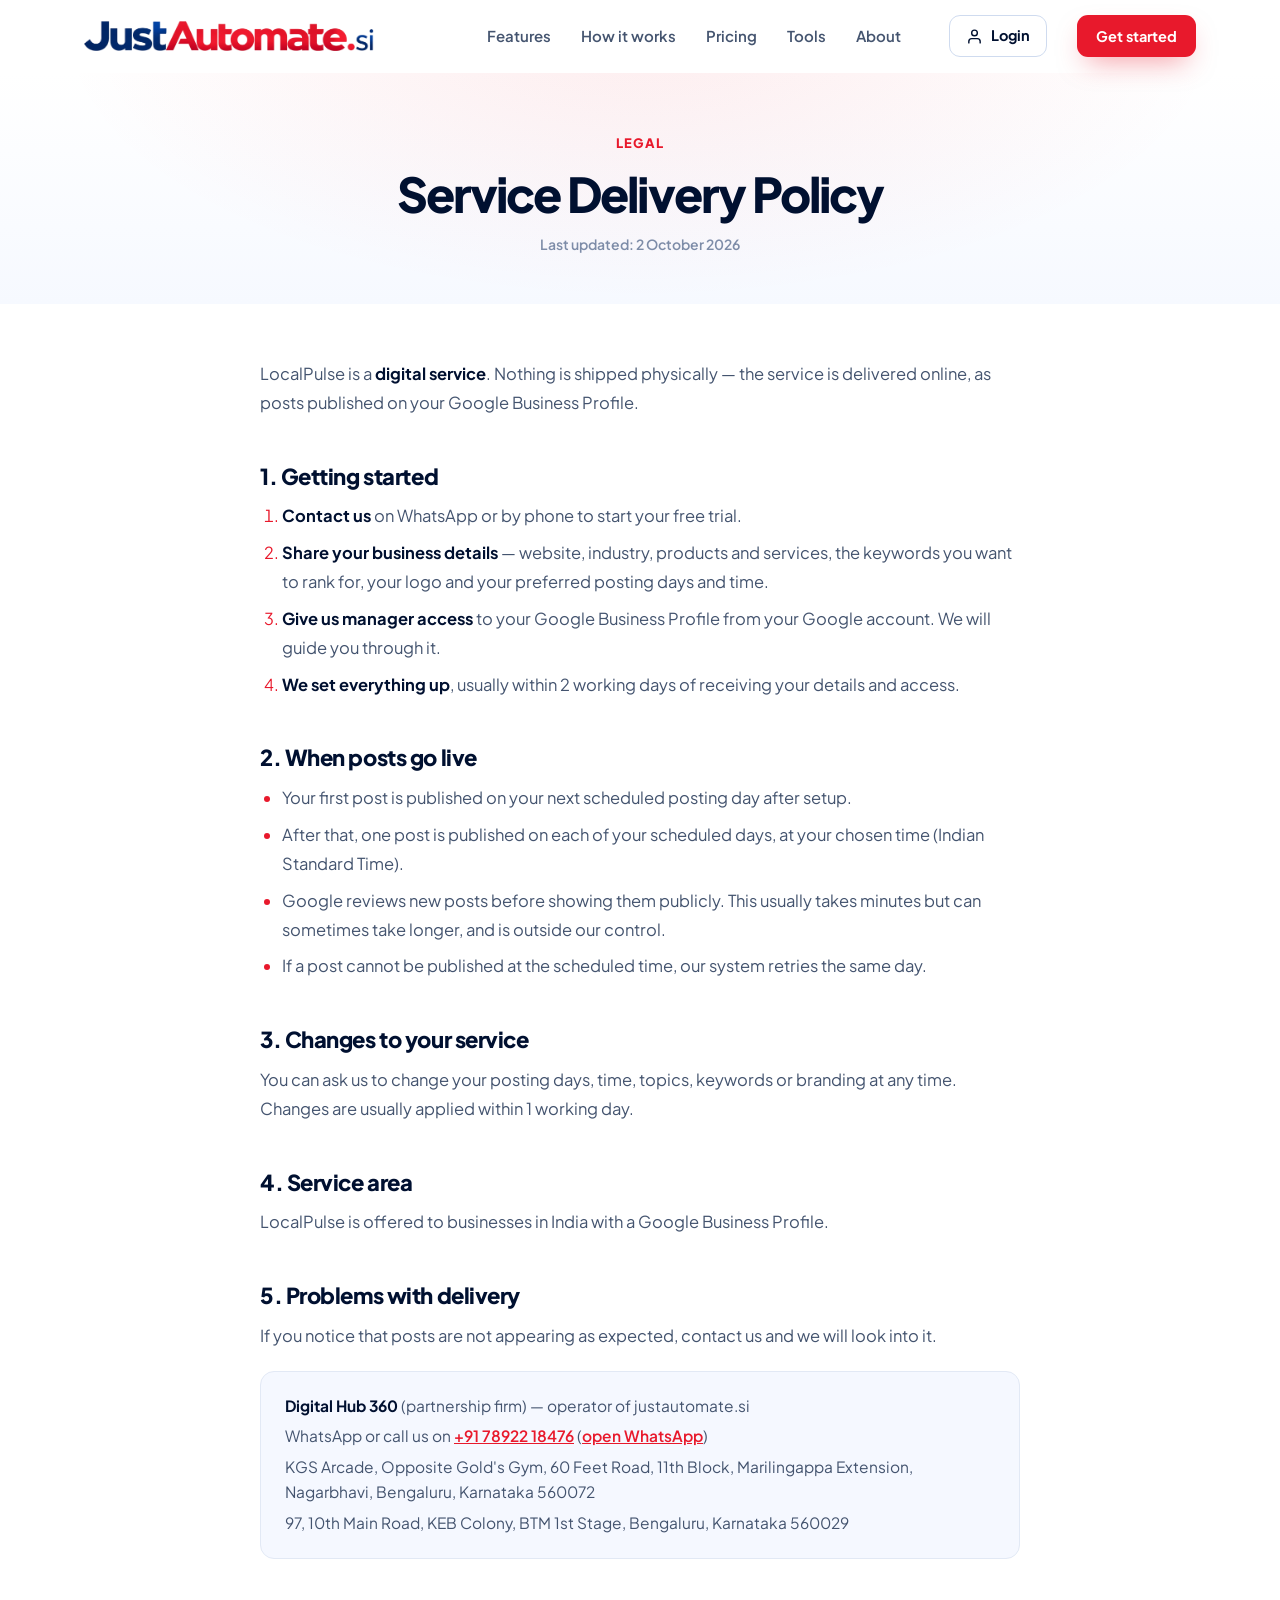
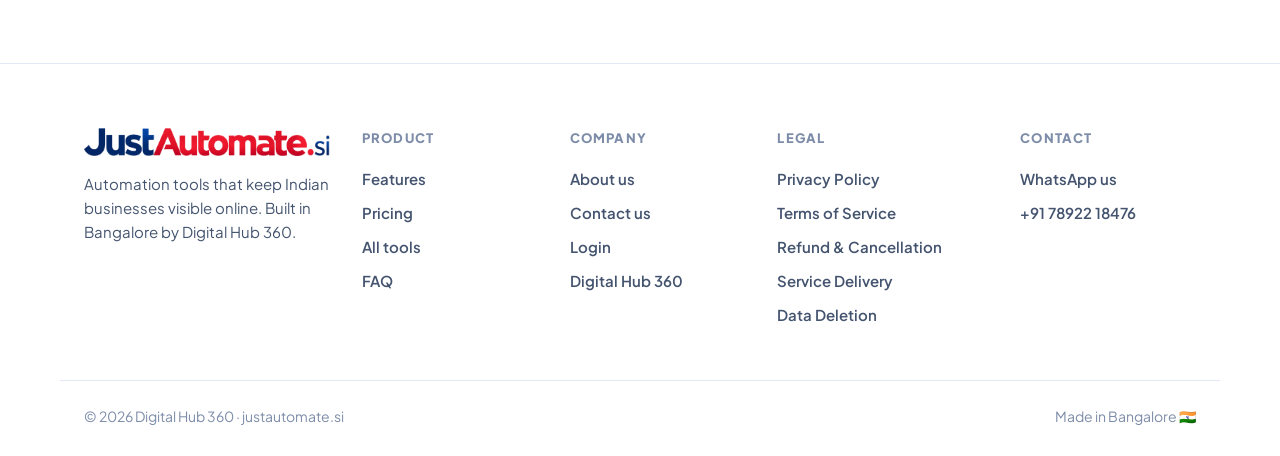
<file: delivery.html>
<!DOCTYPE html>
<html lang="en">
<head>
<meta charset="UTF-8">
<meta name="viewport" content="width=device-width, initial-scale=1, viewport-fit=cover">
<title>Service Delivery Policy — justautomate.si</title>
<meta name="description" content="How and when the LocalPulse service is delivered after you sign up.">
<meta name="theme-color" content="#001030">
<link rel="icon" type="image/png" href="/assets/favicon.png">
<link rel="apple-touch-icon" href="/assets/apple-touch-icon.png">
<link rel="preconnect" href="https://fonts.googleapis.com">
<link rel="preconnect" href="https://fonts.gstatic.com" crossorigin>
<link rel="stylesheet" href="https://fonts.googleapis.com/css2?family=Plus+Jakarta+Sans:wght@400;500;600;700;800&display=swap">
<link rel="stylesheet" href="/assets/site.css">
<script>document.documentElement.classList.add('js')</script>
</head>
<body>
<a class="skip-link" href="#main">Skip to content</a>

<header class="site-header">
  <div class="container nav">
    <a href="/" class="nav-logo" aria-label="JustAutomate home"><img src="/assets/logo.png" alt="JustAutomate.si" width="290" height="30"></a>
    <nav class="nav-links" aria-label="Main">
      <a href="/#features">Features</a>
      <a href="/#how">How it works</a>
      <a href="/#pricing">Pricing</a>
      <a href="/tools">Tools</a>
      <a href="/about">About</a>
    </nav>
    <a class="nav-login" href="/gmb-dashboard"><svg class="icon" viewBox="0 0 24 24"><path d="M20 21v-2a4 4 0 0 0-4-4H8a4 4 0 0 0-4 4v2"/><circle cx="12" cy="7" r="4"/></svg>Login</a>
    <a class="btn btn-primary btn-sm nav-cta" href="https://wa.me/917892218476?text=Hi%20JustAutomate%2C%20I%27m%20interested%20in%20LocalPulse%20for%20my%20business" target="_blank" rel="noopener">Get started</a>
    <button class="menu-btn" type="button" aria-expanded="false" aria-controls="mobile-menu" aria-label="Menu">
      <svg class="icon icon-open" viewBox="0 0 24 24"><path d="M4 6h16M4 12h16M4 18h16"/></svg>
      <svg class="icon icon-close" viewBox="0 0 24 24"><path d="M18 6 6 18M6 6l12 12"/></svg>
    </button>
  </div>
  <div class="mobile-menu" id="mobile-menu">
    <a href="/#features">Features</a>
    <a href="/#how">How it works</a>
    <a href="/#pricing">Pricing</a>
    <a href="/tools">Tools</a>
    <a href="/about">About</a>
    <a href="/gmb-dashboard">Login</a>
    <a class="btn btn-primary" href="https://wa.me/917892218476?text=Hi%20JustAutomate%2C%20I%27m%20interested%20in%20LocalPulse%20for%20my%20business" target="_blank" rel="noopener">Get started on WhatsApp</a>
  </div>
</header>

<main id="main">
<section class="page-hero page-hero-sm">
  <div class="container">
    <span class="eyebrow">Legal</span>
    <h1>Service Delivery Policy</h1>
    
    <p class="legal-meta">Last updated: 2 October 2026</p>
  </div>
</section>

<section class="section legal-section">
  <div class="container">
    <article class="legal">
    <p>LocalPulse is a <strong>digital service</strong>. Nothing is shipped physically — the service is delivered online, as posts published on your Google Business Profile.</p>

    <h2>1. Getting started</h2>
    <ol>
      <li><strong>Contact us</strong> on WhatsApp or by phone to start your free trial.</li>
      <li><strong>Share your business details</strong> — website, industry, products and services, the keywords you want to rank for, your logo and your preferred posting days and time.</li>
      <li><strong>Give us manager access</strong> to your Google Business Profile from your Google account. We will guide you through it.</li>
      <li><strong>We set everything up</strong>, usually within 2 working days of receiving your details and access.</li>
    </ol>

    <h2>2. When posts go live</h2>
    <ul>
      <li>Your first post is published on your next scheduled posting day after setup.</li>
      <li>After that, one post is published on each of your scheduled days, at your chosen time (Indian Standard Time).</li>
      <li>Google reviews new posts before showing them publicly. This usually takes minutes but can sometimes take longer, and is outside our control.</li>
      <li>If a post cannot be published at the scheduled time, our system retries the same day.</li>
    </ul>

    <h2>3. Changes to your service</h2>
    <p>You can ask us to change your posting days, time, topics, keywords or branding at any time. Changes are usually applied within 1 working day.</p>

    <h2>4. Service area</h2>
    <p>LocalPulse is offered to businesses in India with a Google Business Profile.</p>

    <h2>5. Problems with delivery</h2>
    <p>If you notice that posts are not appearing as expected, contact us and we will look into it.</p>
    <div class="legal-contact">
      <p><strong>Digital Hub 360</strong> (partnership firm) — operator of justautomate.si</p>
      <p>WhatsApp or call us on <a href="tel:+917892218476">+91 78922 18476</a> (<a href="https://wa.me/917892218476" target="_blank" rel="noopener">open WhatsApp</a>)</p>
      <p>KGS Arcade, Opposite Gold's Gym, 60 Feet Road, 11th Block, Marilingappa Extension, Nagarbhavi, Bengaluru, Karnataka 560072</p>
      <p>97, 10th Main Road, KEB Colony, BTM 1st Stage, Bengaluru, Karnataka 560029</p>
    </div>
    </article>
  </div>
</section>
</main>

<footer class="site-footer">
  <div class="container footer-grid">
    <div class="footer-brand">
      <img src="/assets/logo.png" alt="JustAutomate.si" width="270" height="28">
      <p>Automation tools that keep Indian businesses visible online. Built in Bangalore by Digital Hub 360.</p>
    </div>
    <div class="footer-col">
      <h4>Product</h4>
      <a href="/#features">Features</a>
      <a href="/#pricing">Pricing</a>
      <a href="/tools">All tools</a>
      <a href="/#faq">FAQ</a>
    </div>
    <div class="footer-col">
      <h4>Company</h4>
      <a href="/about">About us</a>
      <a href="/contact">Contact us</a>
      <a href="/gmb-dashboard">Login</a>
      <a href="https://digitalhub360.in" target="_blank" rel="noopener">Digital Hub 360</a>
    </div>
    <div class="footer-col">
      <h4>Legal</h4>
      <a href="/privacy">Privacy Policy</a>
      <a href="/terms">Terms of Service</a>
      <a href="/refund">Refund &amp; Cancellation</a>
      <a href="/delivery">Service Delivery</a>
      <a href="/data-deletion">Data Deletion</a>
    </div>
    <div class="footer-col">
      <h4>Contact</h4>
      <a href="https://wa.me/917892218476?text=Hi%20JustAutomate%2C%20I%27m%20interested%20in%20LocalPulse%20for%20my%20business" target="_blank" rel="noopener">WhatsApp us</a>
      <a href="tel:+917892218476">+91 78922 18476</a>
    </div>
  </div>
  <div class="container footer-bottom">
    <span>© 2026 Digital Hub 360 · justautomate.si</span>
    <span>Made in Bangalore 🇮🇳</span>
  </div>
</footer>

<script src="/assets/site.js" defer></script>
</body>
</html>
</file>
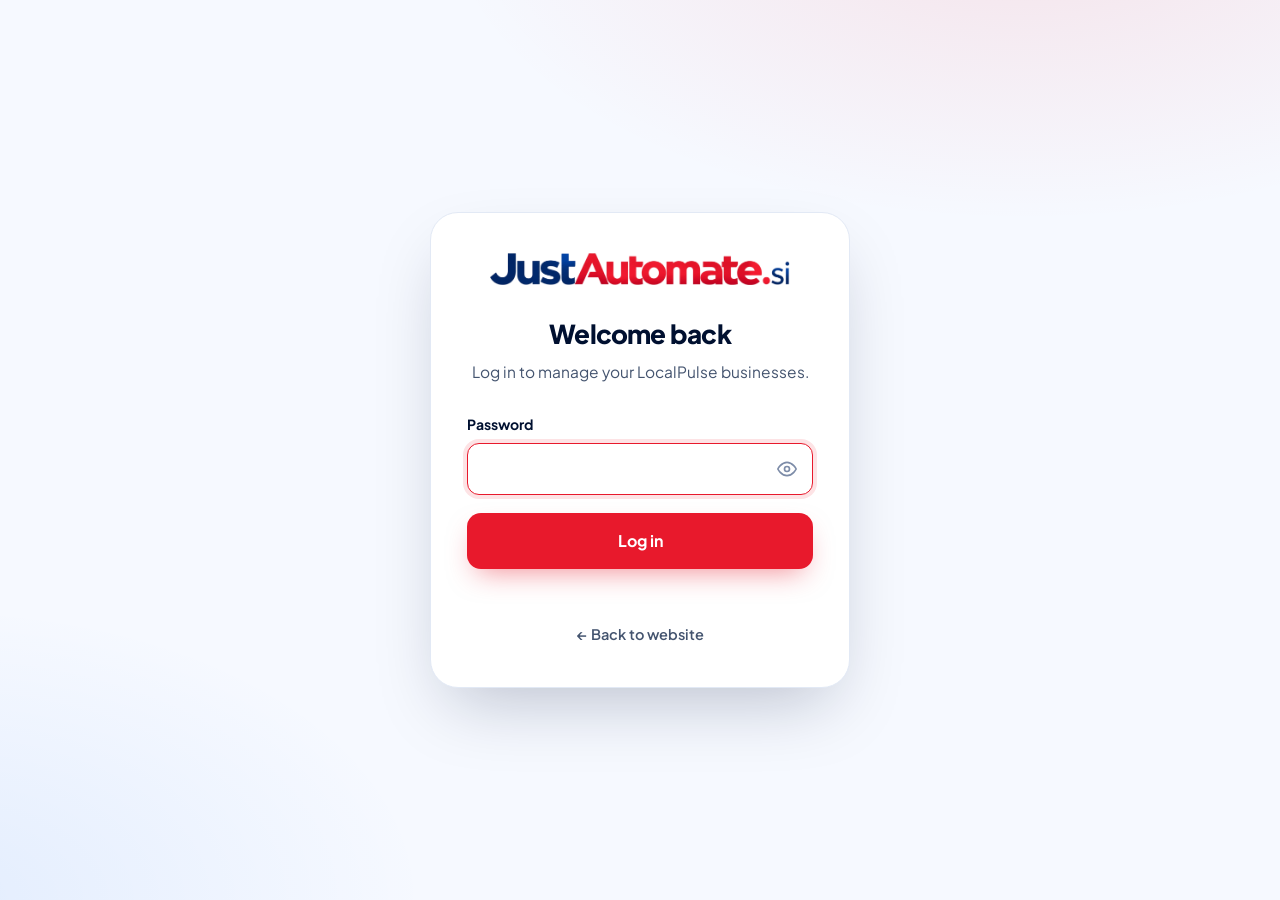
<file: login.html>
<!DOCTYPE html>
<html lang="en">
<head>
<meta charset="UTF-8">
<meta name="viewport" content="width=device-width, initial-scale=1, viewport-fit=cover">
<title>Login — justautomate.si</title>
<meta name="robots" content="noindex, nofollow">
<meta name="theme-color" content="#001030">
<link rel="icon" type="image/png" href="/assets/favicon.png">
<link rel="apple-touch-icon" href="/assets/apple-touch-icon.png">
<link rel="preconnect" href="https://fonts.googleapis.com">
<link rel="preconnect" href="https://fonts.gstatic.com" crossorigin>
<link rel="stylesheet" href="https://fonts.googleapis.com/css2?family=Plus+Jakarta+Sans:wght@400;500;600;700;800&display=swap">
<link rel="stylesheet" href="/assets/site.css">
<style>
  body { min-height: 100vh; display: flex; flex-direction: column; background:
    radial-gradient(900px 480px at 80% -10%, rgba(232,25,44,.10), transparent 65%),
    radial-gradient(700px 420px at -5% 100%, rgba(0,98,240,.08), transparent 70%), #F6F9FF; }
  .login-wrap { flex: 1; display: grid; place-items: center; padding: 40px 20px; }
  .login-card { width: 100%; max-width: 420px; background: #fff; border: 1px solid var(--border); border-radius: var(--r-xl); box-shadow: var(--sh-3); padding: 40px 36px; }
  .login-logo img { width: 100%; max-width: 300px; height: auto; margin: 0 auto; }
  .login-card h1 { font-size: 26px; letter-spacing: -.03em; font-weight: 800; text-align: center; margin-top: 28px; }
  .login-card .sub { text-align: center; color: var(--ink-2); margin-top: 6px; font-size: 15.5px; }
  .field { margin-top: 28px; }
  .field label { display: block; font-weight: 700; font-size: 14px; margin-bottom: 8px; }
  .pw-wrap { position: relative; }
  .pw-wrap input { width: 100%; height: 52px; padding: 0 52px 0 16px; border-radius: 12px; border: 1px solid var(--border-2); font: 500 16px var(--font); color: var(--ink); background: #fff; outline: none; transition: border-color .15s, box-shadow .15s; }
  .pw-wrap input:focus { border-color: var(--brand); box-shadow: 0 0 0 4px rgba(232,25,44,.12); }
  .pw-toggle { position: absolute; right: 6px; top: 6px; width: 40px; height: 40px; border: none; background: none; border-radius: 10px; color: var(--ink-3); cursor: pointer; display: grid; place-items: center; }
  .pw-toggle:hover { color: var(--brand); background: var(--brand-50); }
  .login-card .btn { width: 100%; margin-top: 18px; }
  .msg { min-height: 22px; margin-top: 14px; font-size: 14.5px; font-weight: 600; text-align: center; }
  .msg.err { color: var(--danger); }
  .msg.ok { color: var(--green); }
  .back { text-align: center; margin-top: 18px; font-size: 14.5px; }
  .back a { color: var(--ink-2); font-weight: 600; text-decoration: none; }
  .back a:hover { color: var(--brand); }
</style>
</head>
<body>
<main class="login-wrap">
  <form class="login-card" id="loginForm" novalidate>
    <a href="/" class="login-logo" aria-label="JustAutomate home"><img src="/assets/logo.png" alt="JustAutomate.si" width="300" height="31"></a>
    <h1>Welcome back</h1>
    <p class="sub">Log in to manage your LocalPulse businesses.</p>
    <div class="field">
      <label for="password">Password</label>
      <div class="pw-wrap">
        <input id="password" name="password" type="password" autocomplete="current-password" required autofocus>
        <button class="pw-toggle" type="button" id="pwToggle" aria-label="Show password">
          <svg class="icon" viewBox="0 0 24 24"><path d="M1 12s4-8 11-8 11 8 11 8-4 8-11 8-11-8-11-8z"/><circle cx="12" cy="12" r="3"/></svg>
        </button>
      </div>
    </div>
    <button class="btn btn-primary btn-lg" type="submit" id="loginBtn">Log in</button>
    <p class="msg" id="msg" role="status" aria-live="polite"></p>
    <p class="back"><a href="/">← Back to website</a></p>
  </form>
</main>
<script>
(() => {
  const params = new URLSearchParams(location.search);
  const nextParam = params.get('next') || '';
  const next = /^\/(?!\/)[\w\-\/.]*$/.test(nextParam) ? nextParam : '/gmb-dashboard';
  const form = document.getElementById('loginForm');
  const input = document.getElementById('password');
  const btn = document.getElementById('loginBtn');
  const msg = document.getElementById('msg');
  const say = (text, cls) => { msg.textContent = text; msg.className = 'msg ' + (cls || ''); };
  if (params.get('out')) say("You've been logged out.", 'ok');

  document.getElementById('pwToggle').addEventListener('click', e => {
    const show = input.type === 'password';
    input.type = show ? 'text' : 'password';
    e.currentTarget.setAttribute('aria-label', show ? 'Hide password' : 'Show password');
    input.focus();
  });

  form.addEventListener('submit', async e => {
    e.preventDefault();
    if (!input.value) { say('Enter your password.', 'err'); input.focus(); return; }
    btn.disabled = true; btn.textContent = 'Logging in…'; say('');
    try {
      const r = await fetch('/api/login', { method: 'POST', headers: { 'Content-Type': 'application/json' }, body: JSON.stringify({ password: input.value }) });
      const data = await r.json().catch(() => ({}));
      if (r.ok && data.ok) { location.replace(next); return; }
      say(r.status === 401 ? 'Wrong password. Please try again.' : (data.error || 'Could not log in. Please try again.'), 'err');
      input.select();
    } catch (err) {
      say('Could not reach the server. Check your connection.', 'err');
    }
    btn.disabled = false; btn.textContent = 'Log in';
  });
})();
</script>
</body>
</html>
</file>
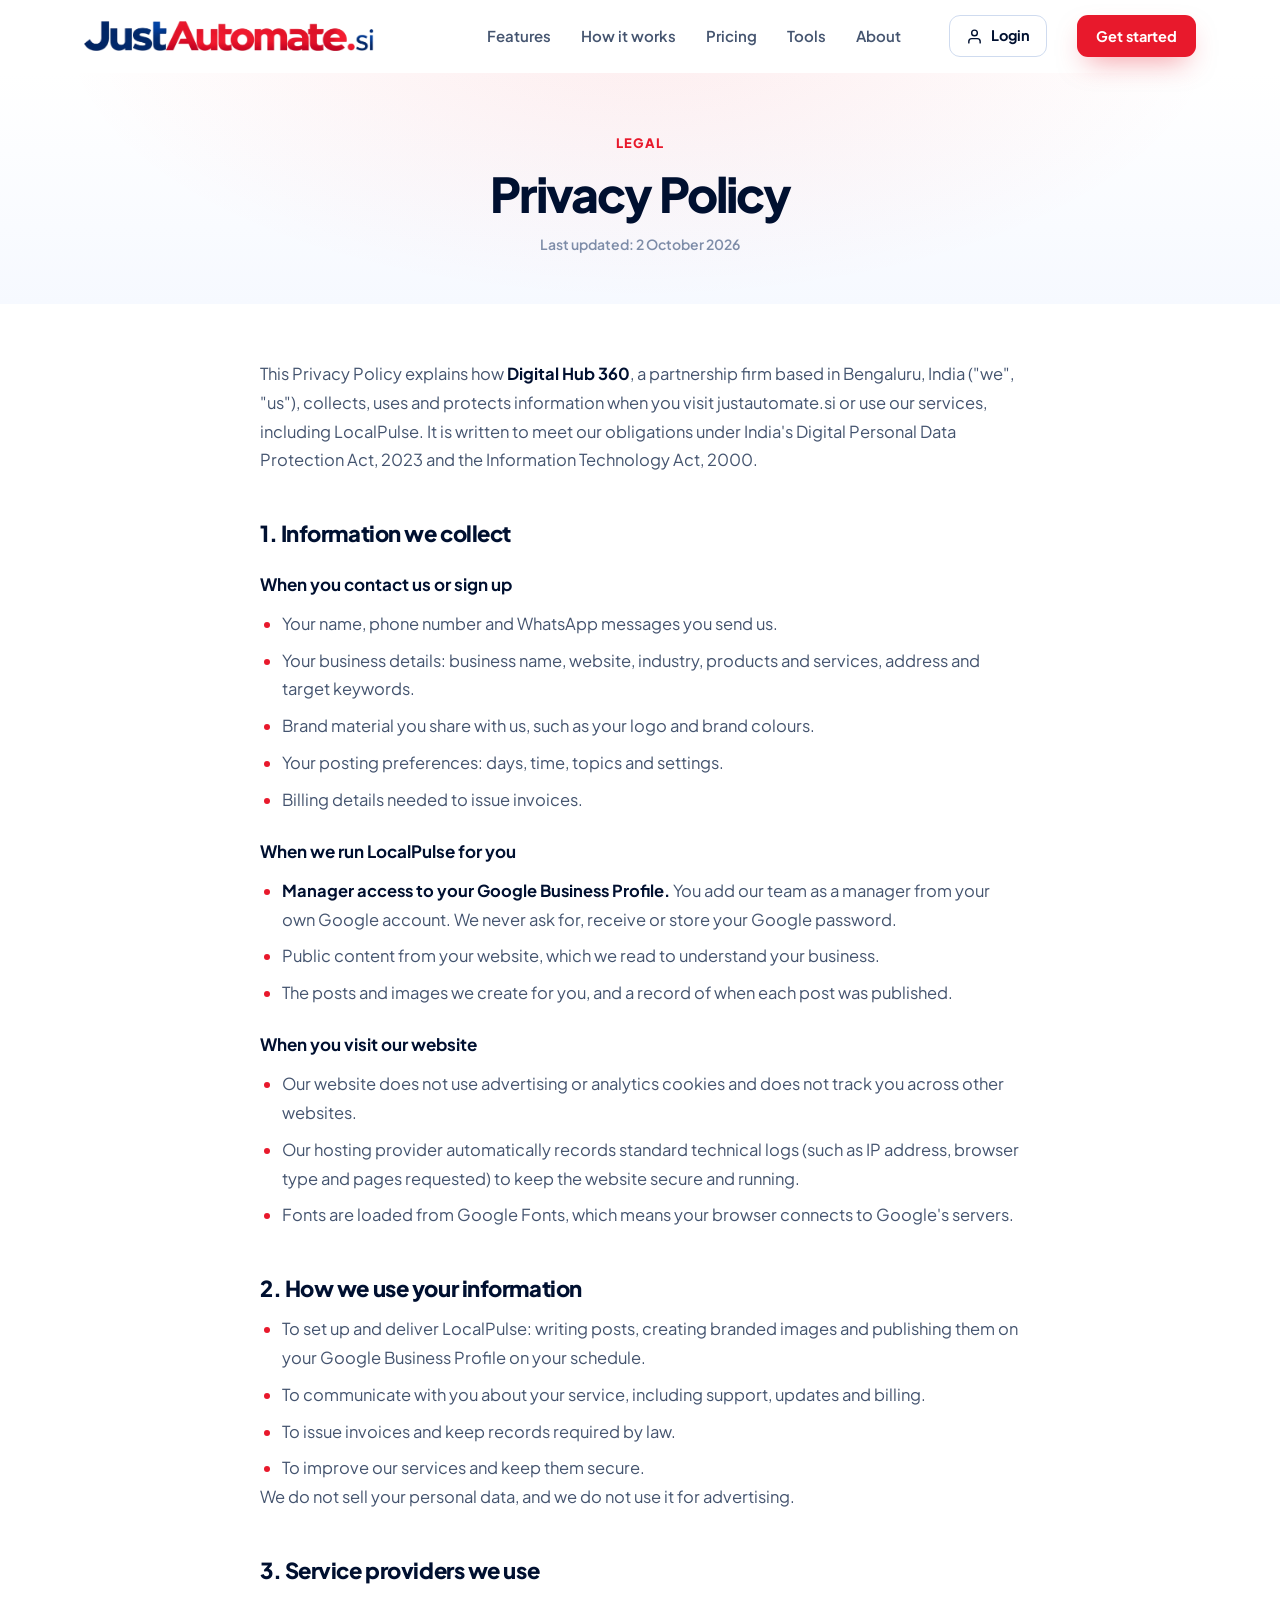
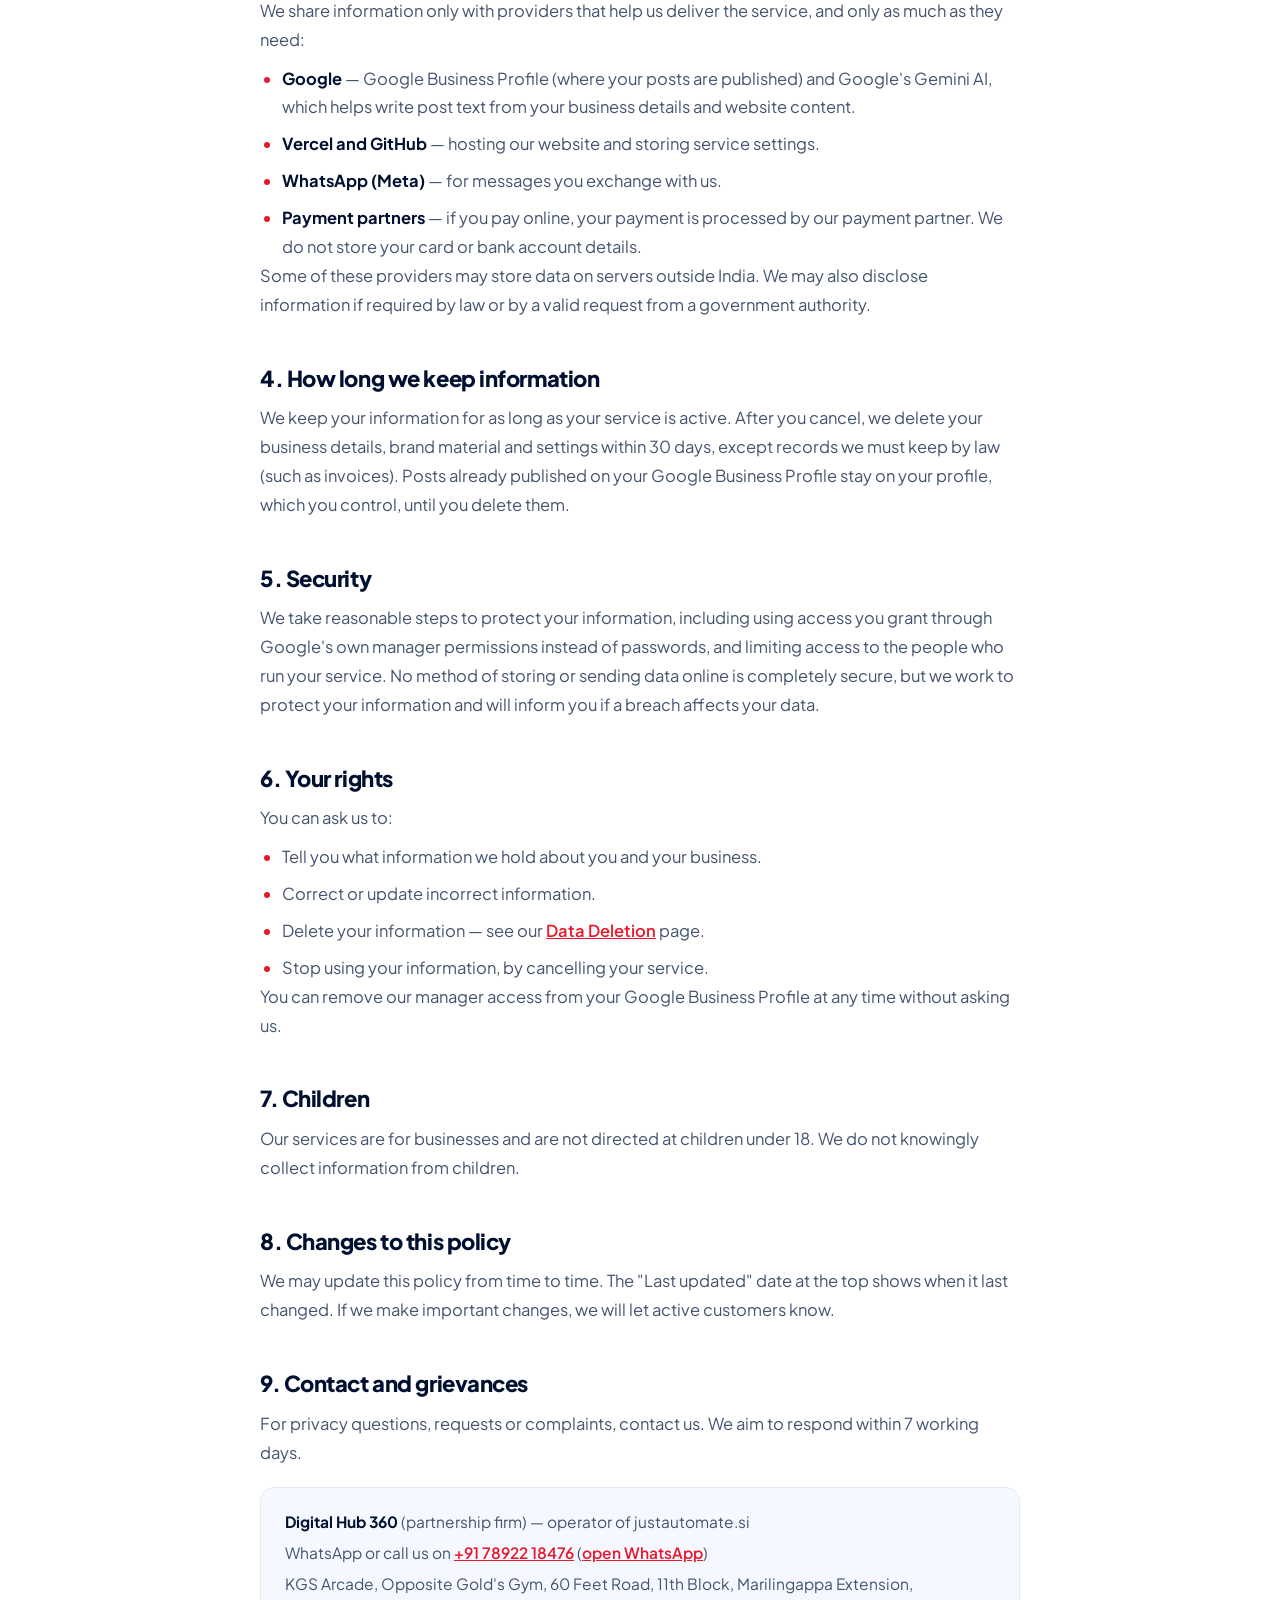
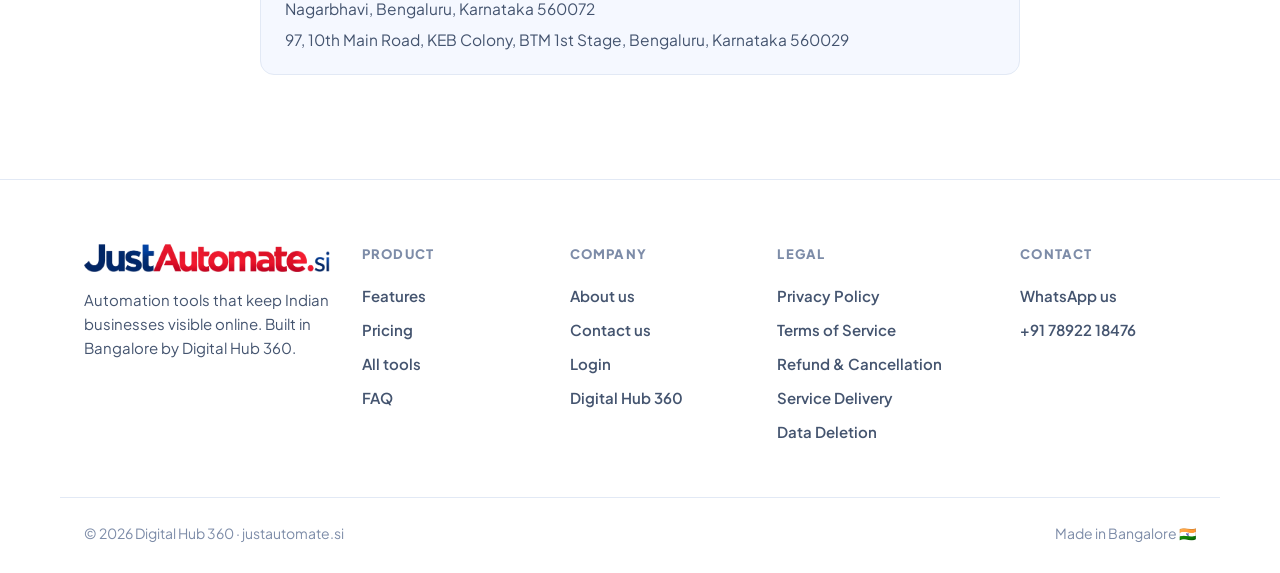
<file: privacy.html>
<!DOCTYPE html>
<html lang="en">
<head>
<meta charset="UTF-8">
<meta name="viewport" content="width=device-width, initial-scale=1, viewport-fit=cover">
<title>Privacy Policy — justautomate.si</title>
<meta name="description" content="How justautomate.si and LocalPulse collect, use and protect information about you and your business.">
<meta name="theme-color" content="#001030">
<link rel="icon" type="image/png" href="/assets/favicon.png">
<link rel="apple-touch-icon" href="/assets/apple-touch-icon.png">
<link rel="preconnect" href="https://fonts.googleapis.com">
<link rel="preconnect" href="https://fonts.gstatic.com" crossorigin>
<link rel="stylesheet" href="https://fonts.googleapis.com/css2?family=Plus+Jakarta+Sans:wght@400;500;600;700;800&display=swap">
<link rel="stylesheet" href="/assets/site.css">
<script>document.documentElement.classList.add('js')</script>
</head>
<body>
<a class="skip-link" href="#main">Skip to content</a>

<header class="site-header">
  <div class="container nav">
    <a href="/" class="nav-logo" aria-label="JustAutomate home"><img src="/assets/logo.png" alt="JustAutomate.si" width="290" height="30"></a>
    <nav class="nav-links" aria-label="Main">
      <a href="/#features">Features</a>
      <a href="/#how">How it works</a>
      <a href="/#pricing">Pricing</a>
      <a href="/tools">Tools</a>
      <a href="/about">About</a>
    </nav>
    <a class="nav-login" href="/gmb-dashboard"><svg class="icon" viewBox="0 0 24 24"><path d="M20 21v-2a4 4 0 0 0-4-4H8a4 4 0 0 0-4 4v2"/><circle cx="12" cy="7" r="4"/></svg>Login</a>
    <a class="btn btn-primary btn-sm nav-cta" href="https://wa.me/917892218476?text=Hi%20JustAutomate%2C%20I%27m%20interested%20in%20LocalPulse%20for%20my%20business" target="_blank" rel="noopener">Get started</a>
    <button class="menu-btn" type="button" aria-expanded="false" aria-controls="mobile-menu" aria-label="Menu">
      <svg class="icon icon-open" viewBox="0 0 24 24"><path d="M4 6h16M4 12h16M4 18h16"/></svg>
      <svg class="icon icon-close" viewBox="0 0 24 24"><path d="M18 6 6 18M6 6l12 12"/></svg>
    </button>
  </div>
  <div class="mobile-menu" id="mobile-menu">
    <a href="/#features">Features</a>
    <a href="/#how">How it works</a>
    <a href="/#pricing">Pricing</a>
    <a href="/tools">Tools</a>
    <a href="/about">About</a>
    <a href="/gmb-dashboard">Login</a>
    <a class="btn btn-primary" href="https://wa.me/917892218476?text=Hi%20JustAutomate%2C%20I%27m%20interested%20in%20LocalPulse%20for%20my%20business" target="_blank" rel="noopener">Get started on WhatsApp</a>
  </div>
</header>

<main id="main">
<section class="page-hero page-hero-sm">
  <div class="container">
    <span class="eyebrow">Legal</span>
    <h1>Privacy Policy</h1>
    
    <p class="legal-meta">Last updated: 2 October 2026</p>
  </div>
</section>

<section class="section legal-section">
  <div class="container">
    <article class="legal">
    <p>This Privacy Policy explains how <strong>Digital Hub 360</strong>, a partnership firm based in Bengaluru, India ("we", "us"), collects, uses and protects information when you visit justautomate.si or use our services, including LocalPulse. It is written to meet our obligations under India's Digital Personal Data Protection Act, 2023 and the Information Technology Act, 2000.</p>

    <h2>1. Information we collect</h2>
    <h3>When you contact us or sign up</h3>
    <ul>
      <li>Your name, phone number and WhatsApp messages you send us.</li>
      <li>Your business details: business name, website, industry, products and services, address and target keywords.</li>
      <li>Brand material you share with us, such as your logo and brand colours.</li>
      <li>Your posting preferences: days, time, topics and settings.</li>
      <li>Billing details needed to issue invoices.</li>
    </ul>
    <h3>When we run LocalPulse for you</h3>
    <ul>
      <li><strong>Manager access to your Google Business Profile.</strong> You add our team as a manager from your own Google account. We never ask for, receive or store your Google password.</li>
      <li>Public content from your website, which we read to understand your business.</li>
      <li>The posts and images we create for you, and a record of when each post was published.</li>
    </ul>
    <h3>When you visit our website</h3>
    <ul>
      <li>Our website does not use advertising or analytics cookies and does not track you across other websites.</li>
      <li>Our hosting provider automatically records standard technical logs (such as IP address, browser type and pages requested) to keep the website secure and running.</li>
      <li>Fonts are loaded from Google Fonts, which means your browser connects to Google's servers.</li>
    </ul>

    <h2>2. How we use your information</h2>
    <ul>
      <li>To set up and deliver LocalPulse: writing posts, creating branded images and publishing them on your Google Business Profile on your schedule.</li>
      <li>To communicate with you about your service, including support, updates and billing.</li>
      <li>To issue invoices and keep records required by law.</li>
      <li>To improve our services and keep them secure.</li>
    </ul>
    <p>We do not sell your personal data, and we do not use it for advertising.</p>

    <h2>3. Service providers we use</h2>
    <p>We share information only with providers that help us deliver the service, and only as much as they need:</p>
    <ul>
      <li><strong>Google</strong> — Google Business Profile (where your posts are published) and Google's Gemini AI, which helps write post text from your business details and website content.</li>
      <li><strong>Vercel and GitHub</strong> — hosting our website and storing service settings.</li>
      <li><strong>WhatsApp (Meta)</strong> — for messages you exchange with us.</li>
      <li><strong>Payment partners</strong> — if you pay online, your payment is processed by our payment partner. We do not store your card or bank account details.</li>
    </ul>
    <p>Some of these providers may store data on servers outside India. We may also disclose information if required by law or by a valid request from a government authority.</p>

    <h2>4. How long we keep information</h2>
    <p>We keep your information for as long as your service is active. After you cancel, we delete your business details, brand material and settings within 30 days, except records we must keep by law (such as invoices). Posts already published on your Google Business Profile stay on your profile, which you control, until you delete them.</p>

    <h2>5. Security</h2>
    <p>We take reasonable steps to protect your information, including using access you grant through Google's own manager permissions instead of passwords, and limiting access to the people who run your service. No method of storing or sending data online is completely secure, but we work to protect your information and will inform you if a breach affects your data.</p>

    <h2>6. Your rights</h2>
    <p>You can ask us to:</p>
    <ul>
      <li>Tell you what information we hold about you and your business.</li>
      <li>Correct or update incorrect information.</li>
      <li>Delete your information — see our <a href="/data-deletion">Data Deletion</a> page.</li>
      <li>Stop using your information, by cancelling your service.</li>
    </ul>
    <p>You can remove our manager access from your Google Business Profile at any time without asking us.</p>

    <h2>7. Children</h2>
    <p>Our services are for businesses and are not directed at children under 18. We do not knowingly collect information from children.</p>

    <h2>8. Changes to this policy</h2>
    <p>We may update this policy from time to time. The "Last updated" date at the top shows when it last changed. If we make important changes, we will let active customers know.</p>

    <h2>9. Contact and grievances</h2>
    <p>For privacy questions, requests or complaints, contact us. We aim to respond within 7 working days.</p>
    <div class="legal-contact">
      <p><strong>Digital Hub 360</strong> (partnership firm) — operator of justautomate.si</p>
      <p>WhatsApp or call us on <a href="tel:+917892218476">+91 78922 18476</a> (<a href="https://wa.me/917892218476" target="_blank" rel="noopener">open WhatsApp</a>)</p>
      <p>KGS Arcade, Opposite Gold's Gym, 60 Feet Road, 11th Block, Marilingappa Extension, Nagarbhavi, Bengaluru, Karnataka 560072</p>
      <p>97, 10th Main Road, KEB Colony, BTM 1st Stage, Bengaluru, Karnataka 560029</p>
    </div>
    </article>
  </div>
</section>
</main>

<footer class="site-footer">
  <div class="container footer-grid">
    <div class="footer-brand">
      <img src="/assets/logo.png" alt="JustAutomate.si" width="270" height="28">
      <p>Automation tools that keep Indian businesses visible online. Built in Bangalore by Digital Hub 360.</p>
    </div>
    <div class="footer-col">
      <h4>Product</h4>
      <a href="/#features">Features</a>
      <a href="/#pricing">Pricing</a>
      <a href="/tools">All tools</a>
      <a href="/#faq">FAQ</a>
    </div>
    <div class="footer-col">
      <h4>Company</h4>
      <a href="/about">About us</a>
      <a href="/contact">Contact us</a>
      <a href="/gmb-dashboard">Login</a>
      <a href="https://digitalhub360.in" target="_blank" rel="noopener">Digital Hub 360</a>
    </div>
    <div class="footer-col">
      <h4>Legal</h4>
      <a href="/privacy">Privacy Policy</a>
      <a href="/terms">Terms of Service</a>
      <a href="/refund">Refund &amp; Cancellation</a>
      <a href="/delivery">Service Delivery</a>
      <a href="/data-deletion">Data Deletion</a>
    </div>
    <div class="footer-col">
      <h4>Contact</h4>
      <a href="https://wa.me/917892218476?text=Hi%20JustAutomate%2C%20I%27m%20interested%20in%20LocalPulse%20for%20my%20business" target="_blank" rel="noopener">WhatsApp us</a>
      <a href="tel:+917892218476">+91 78922 18476</a>
    </div>
  </div>
  <div class="container footer-bottom">
    <span>© 2026 Digital Hub 360 · justautomate.si</span>
    <span>Made in Bangalore 🇮🇳</span>
  </div>
</footer>

<script src="/assets/site.js" defer></script>
</body>
</html>
</file>
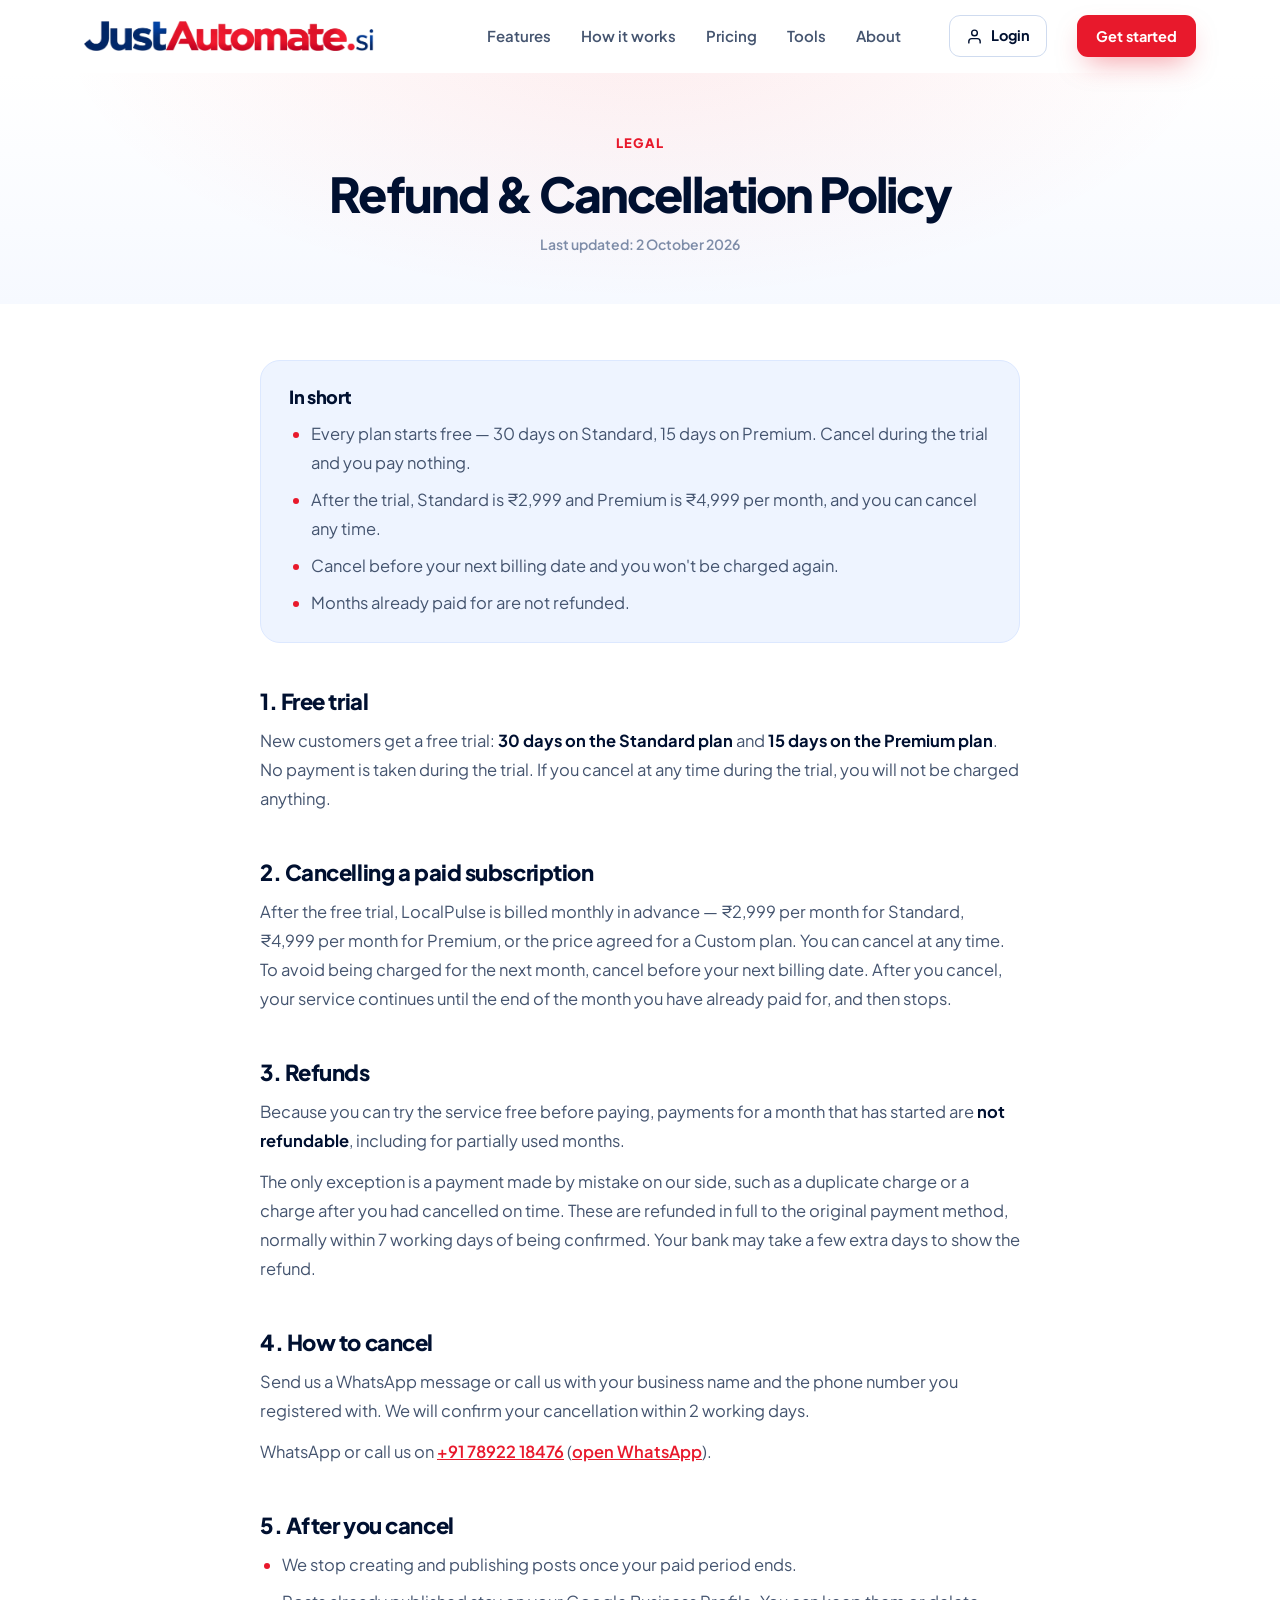
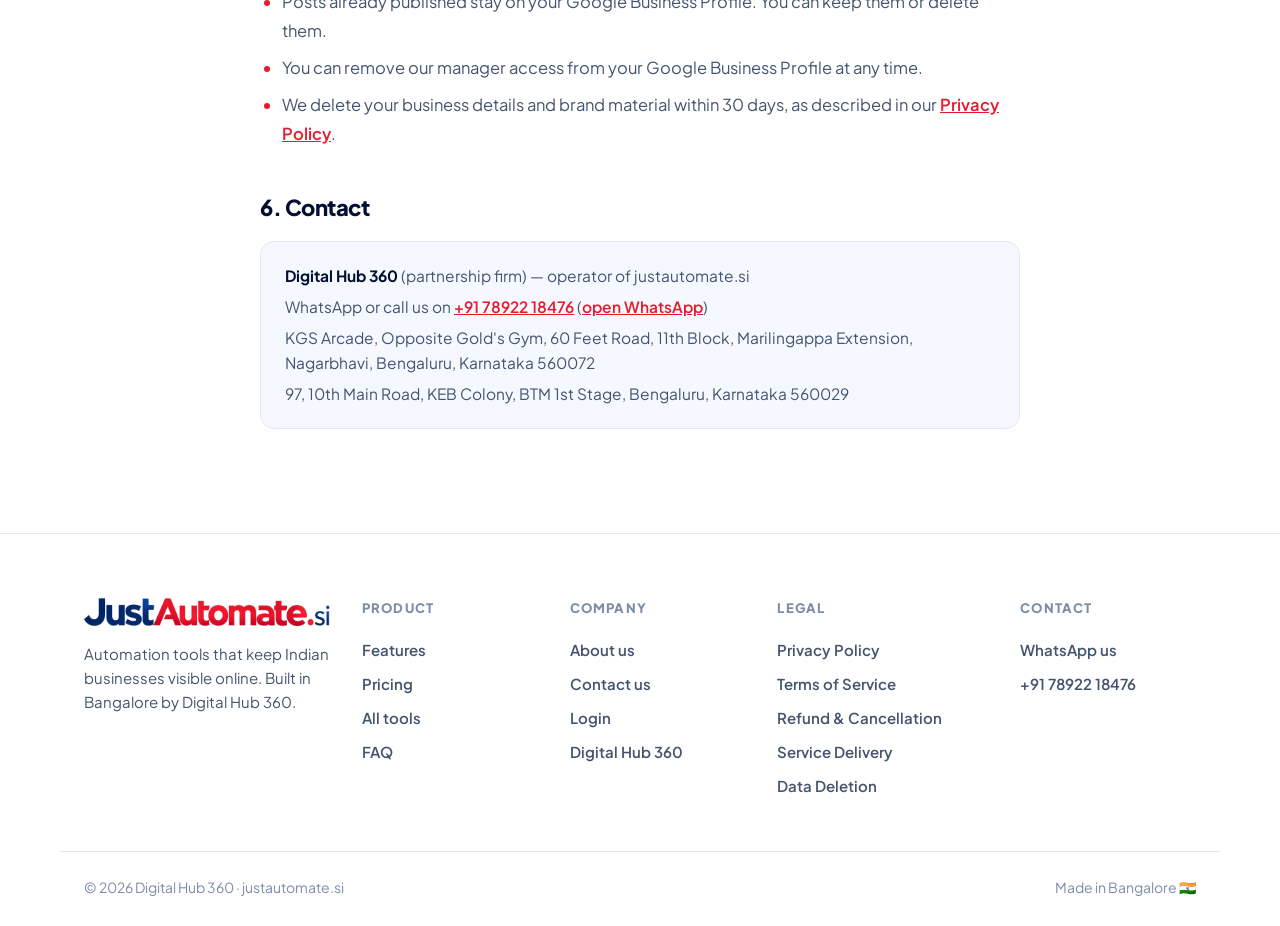
<file: refund.html>
<!DOCTYPE html>
<html lang="en">
<head>
<meta charset="UTF-8">
<meta name="viewport" content="width=device-width, initial-scale=1, viewport-fit=cover">
<title>Refund & Cancellation Policy — justautomate.si</title>
<meta name="description" content="How the LocalPulse free trial, cancellation and refunds work.">
<meta name="theme-color" content="#001030">
<link rel="icon" type="image/png" href="/assets/favicon.png">
<link rel="apple-touch-icon" href="/assets/apple-touch-icon.png">
<link rel="preconnect" href="https://fonts.googleapis.com">
<link rel="preconnect" href="https://fonts.gstatic.com" crossorigin>
<link rel="stylesheet" href="https://fonts.googleapis.com/css2?family=Plus+Jakarta+Sans:wght@400;500;600;700;800&display=swap">
<link rel="stylesheet" href="/assets/site.css">
<script>document.documentElement.classList.add('js')</script>
</head>
<body>
<a class="skip-link" href="#main">Skip to content</a>

<header class="site-header">
  <div class="container nav">
    <a href="/" class="nav-logo" aria-label="JustAutomate home"><img src="/assets/logo.png" alt="JustAutomate.si" width="290" height="30"></a>
    <nav class="nav-links" aria-label="Main">
      <a href="/#features">Features</a>
      <a href="/#how">How it works</a>
      <a href="/#pricing">Pricing</a>
      <a href="/tools">Tools</a>
      <a href="/about">About</a>
    </nav>
    <a class="nav-login" href="/gmb-dashboard"><svg class="icon" viewBox="0 0 24 24"><path d="M20 21v-2a4 4 0 0 0-4-4H8a4 4 0 0 0-4 4v2"/><circle cx="12" cy="7" r="4"/></svg>Login</a>
    <a class="btn btn-primary btn-sm nav-cta" href="https://wa.me/917892218476?text=Hi%20JustAutomate%2C%20I%27m%20interested%20in%20LocalPulse%20for%20my%20business" target="_blank" rel="noopener">Get started</a>
    <button class="menu-btn" type="button" aria-expanded="false" aria-controls="mobile-menu" aria-label="Menu">
      <svg class="icon icon-open" viewBox="0 0 24 24"><path d="M4 6h16M4 12h16M4 18h16"/></svg>
      <svg class="icon icon-close" viewBox="0 0 24 24"><path d="M18 6 6 18M6 6l12 12"/></svg>
    </button>
  </div>
  <div class="mobile-menu" id="mobile-menu">
    <a href="/#features">Features</a>
    <a href="/#how">How it works</a>
    <a href="/#pricing">Pricing</a>
    <a href="/tools">Tools</a>
    <a href="/about">About</a>
    <a href="/gmb-dashboard">Login</a>
    <a class="btn btn-primary" href="https://wa.me/917892218476?text=Hi%20JustAutomate%2C%20I%27m%20interested%20in%20LocalPulse%20for%20my%20business" target="_blank" rel="noopener">Get started on WhatsApp</a>
  </div>
</header>

<main id="main">
<section class="page-hero page-hero-sm">
  <div class="container">
    <span class="eyebrow">Legal</span>
    <h1>Refund &amp; Cancellation Policy</h1>
    
    <p class="legal-meta">Last updated: 2 October 2026</p>
  </div>
</section>

<section class="section legal-section">
  <div class="container">
    <article class="legal">
    <div class="legal-summary">
      <h2>In short</h2>
      <ul>
        <li>Every plan starts free — 30 days on Standard, 15 days on Premium. Cancel during the trial and you pay nothing.</li>
        <li>After the trial, Standard is ₹2,999 and Premium is ₹4,999 per month, and you can cancel any time.</li>
        <li>Cancel before your next billing date and you won't be charged again.</li>
        <li>Months already paid for are not refunded.</li>
      </ul>
    </div>

    <h2>1. Free trial</h2>
    <p>New customers get a free trial: <strong>30 days on the Standard plan</strong> and <strong>15 days on the Premium plan</strong>. No payment is taken during the trial. If you cancel at any time during the trial, you will not be charged anything.</p>

    <h2>2. Cancelling a paid subscription</h2>
    <p>After the free trial, LocalPulse is billed monthly in advance — ₹2,999 per month for Standard, ₹4,999 per month for Premium, or the price agreed for a Custom plan. You can cancel at any time. To avoid being charged for the next month, cancel before your next billing date. After you cancel, your service continues until the end of the month you have already paid for, and then stops.</p>

    <h2>3. Refunds</h2>
    <p>Because you can try the service free before paying, payments for a month that has started are <strong>not refundable</strong>, including for partially used months.</p>
    <p>The only exception is a payment made by mistake on our side, such as a duplicate charge or a charge after you had cancelled on time. These are refunded in full to the original payment method, normally within 7 working days of being confirmed. Your bank may take a few extra days to show the refund.</p>

    <h2>4. How to cancel</h2>
    <p>Send us a WhatsApp message or call us with your business name and the phone number you registered with. We will confirm your cancellation within 2 working days.</p>
    <p>WhatsApp or call us on <a href="tel:+917892218476">+91 78922 18476</a> (<a href="https://wa.me/917892218476" target="_blank" rel="noopener">open WhatsApp</a>).</p>

    <h2>5. After you cancel</h2>
    <ul>
      <li>We stop creating and publishing posts once your paid period ends.</li>
      <li>Posts already published stay on your Google Business Profile. You can keep them or delete them.</li>
      <li>You can remove our manager access from your Google Business Profile at any time.</li>
      <li>We delete your business details and brand material within 30 days, as described in our <a href="/privacy">Privacy Policy</a>.</li>
    </ul>

    <h2>6. Contact</h2>
    <div class="legal-contact">
      <p><strong>Digital Hub 360</strong> (partnership firm) — operator of justautomate.si</p>
      <p>WhatsApp or call us on <a href="tel:+917892218476">+91 78922 18476</a> (<a href="https://wa.me/917892218476" target="_blank" rel="noopener">open WhatsApp</a>)</p>
      <p>KGS Arcade, Opposite Gold's Gym, 60 Feet Road, 11th Block, Marilingappa Extension, Nagarbhavi, Bengaluru, Karnataka 560072</p>
      <p>97, 10th Main Road, KEB Colony, BTM 1st Stage, Bengaluru, Karnataka 560029</p>
    </div>
    </article>
  </div>
</section>
</main>

<footer class="site-footer">
  <div class="container footer-grid">
    <div class="footer-brand">
      <img src="/assets/logo.png" alt="JustAutomate.si" width="270" height="28">
      <p>Automation tools that keep Indian businesses visible online. Built in Bangalore by Digital Hub 360.</p>
    </div>
    <div class="footer-col">
      <h4>Product</h4>
      <a href="/#features">Features</a>
      <a href="/#pricing">Pricing</a>
      <a href="/tools">All tools</a>
      <a href="/#faq">FAQ</a>
    </div>
    <div class="footer-col">
      <h4>Company</h4>
      <a href="/about">About us</a>
      <a href="/contact">Contact us</a>
      <a href="/gmb-dashboard">Login</a>
      <a href="https://digitalhub360.in" target="_blank" rel="noopener">Digital Hub 360</a>
    </div>
    <div class="footer-col">
      <h4>Legal</h4>
      <a href="/privacy">Privacy Policy</a>
      <a href="/terms">Terms of Service</a>
      <a href="/refund">Refund &amp; Cancellation</a>
      <a href="/delivery">Service Delivery</a>
      <a href="/data-deletion">Data Deletion</a>
    </div>
    <div class="footer-col">
      <h4>Contact</h4>
      <a href="https://wa.me/917892218476?text=Hi%20JustAutomate%2C%20I%27m%20interested%20in%20LocalPulse%20for%20my%20business" target="_blank" rel="noopener">WhatsApp us</a>
      <a href="tel:+917892218476">+91 78922 18476</a>
    </div>
  </div>
  <div class="container footer-bottom">
    <span>© 2026 Digital Hub 360 · justautomate.si</span>
    <span>Made in Bangalore 🇮🇳</span>
  </div>
</footer>

<script src="/assets/site.js" defer></script>
</body>
</html>
</file>
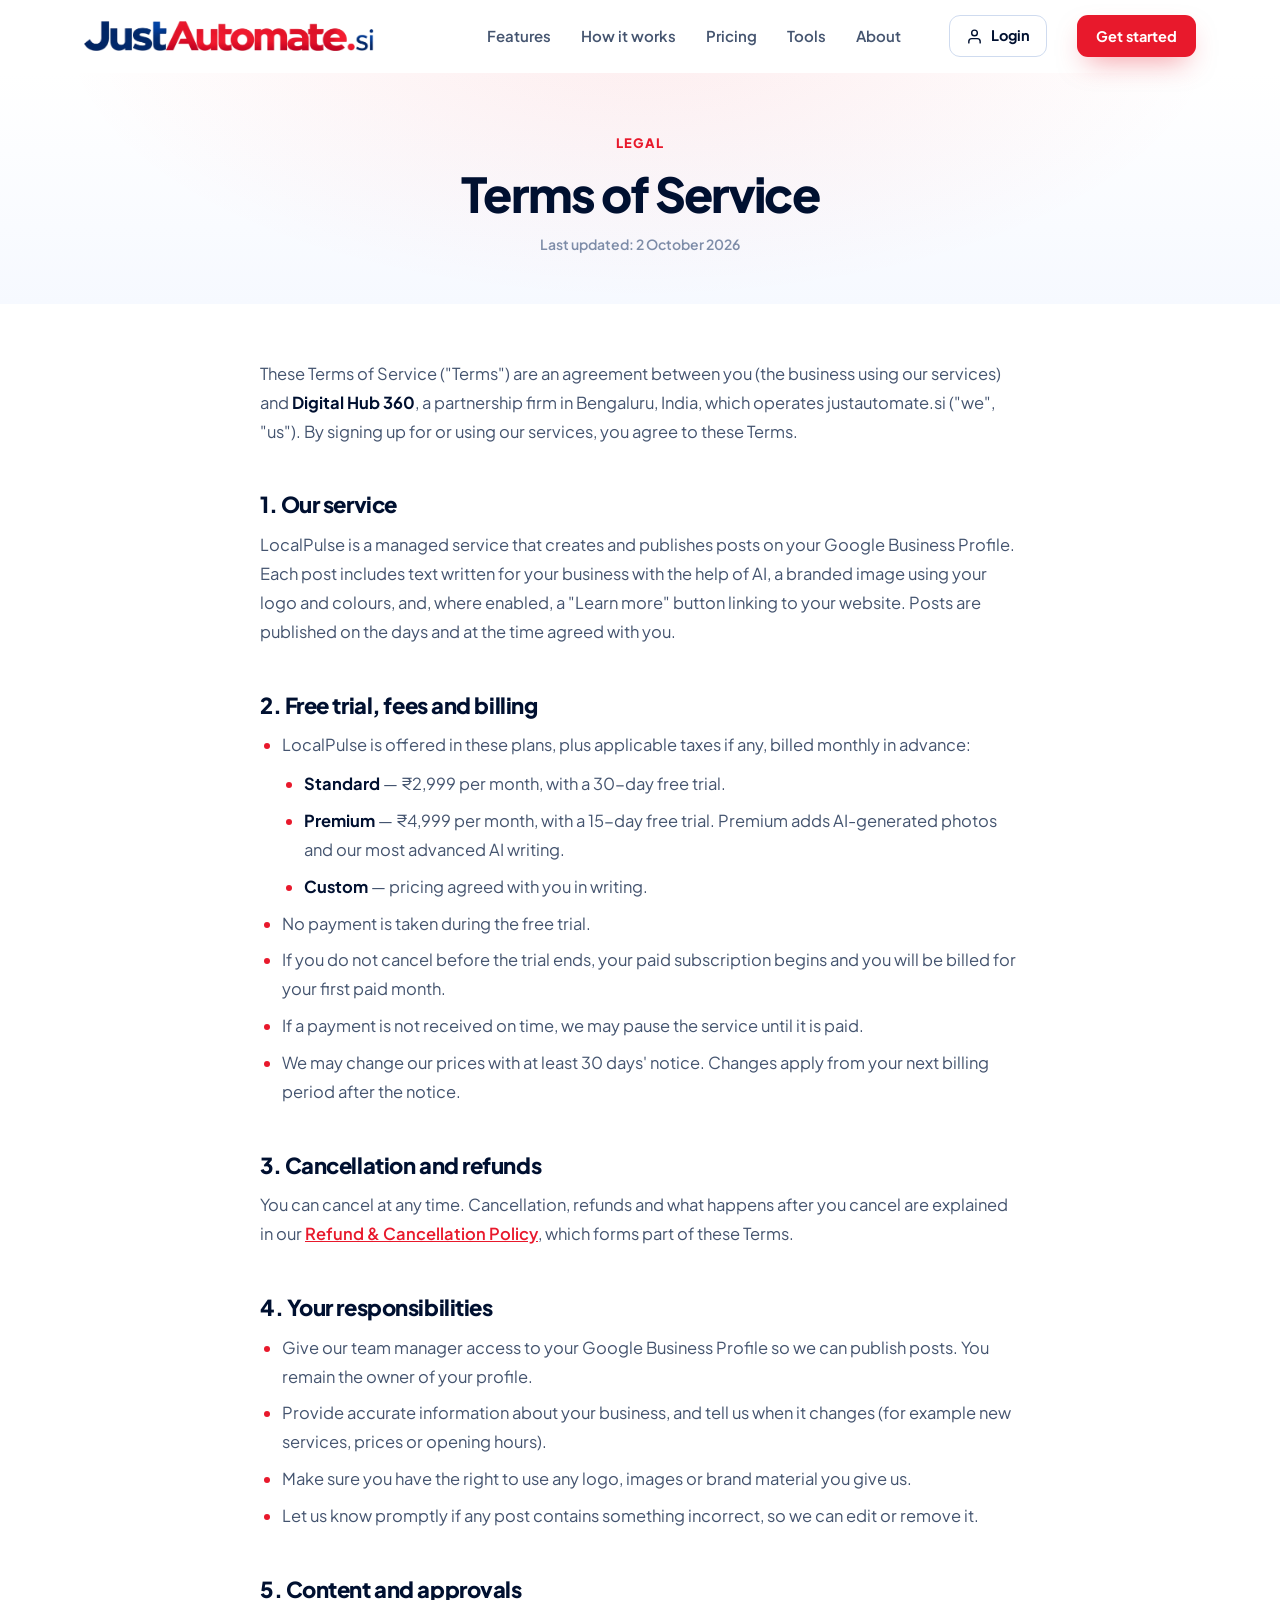
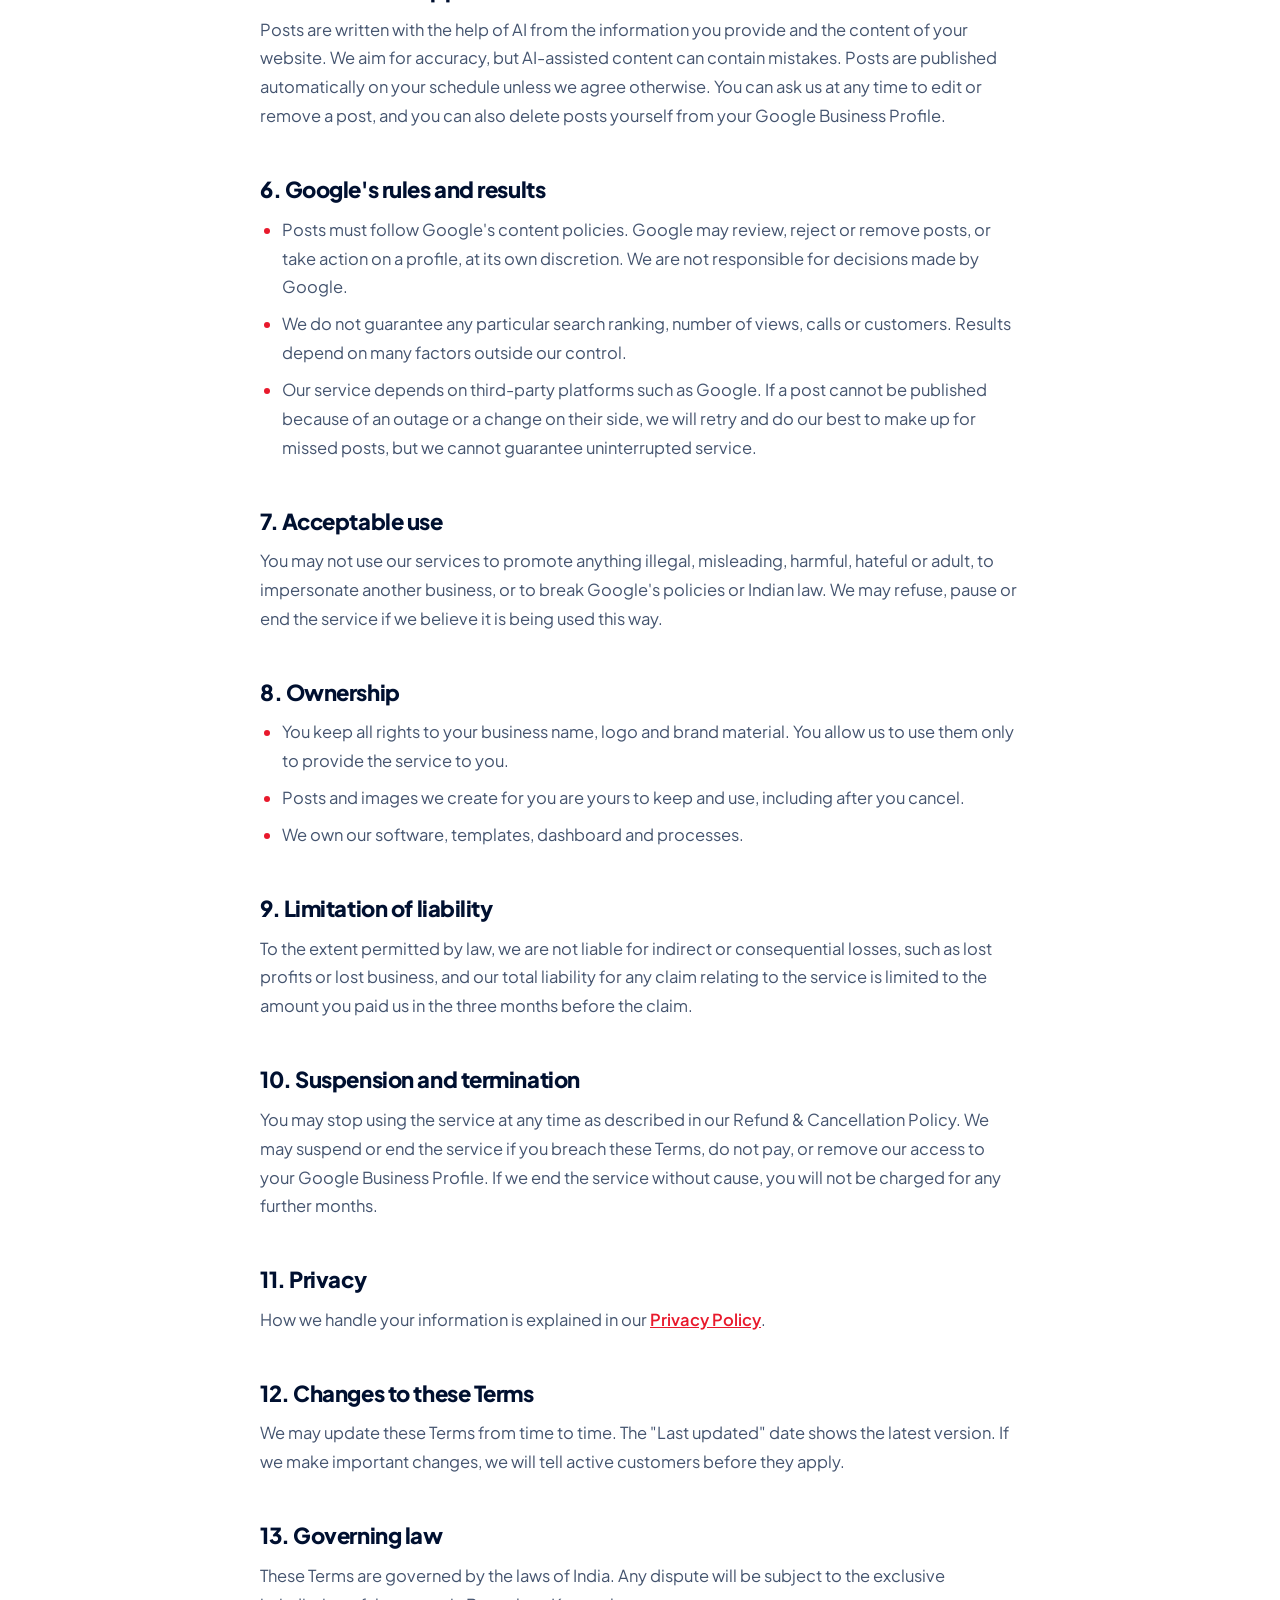
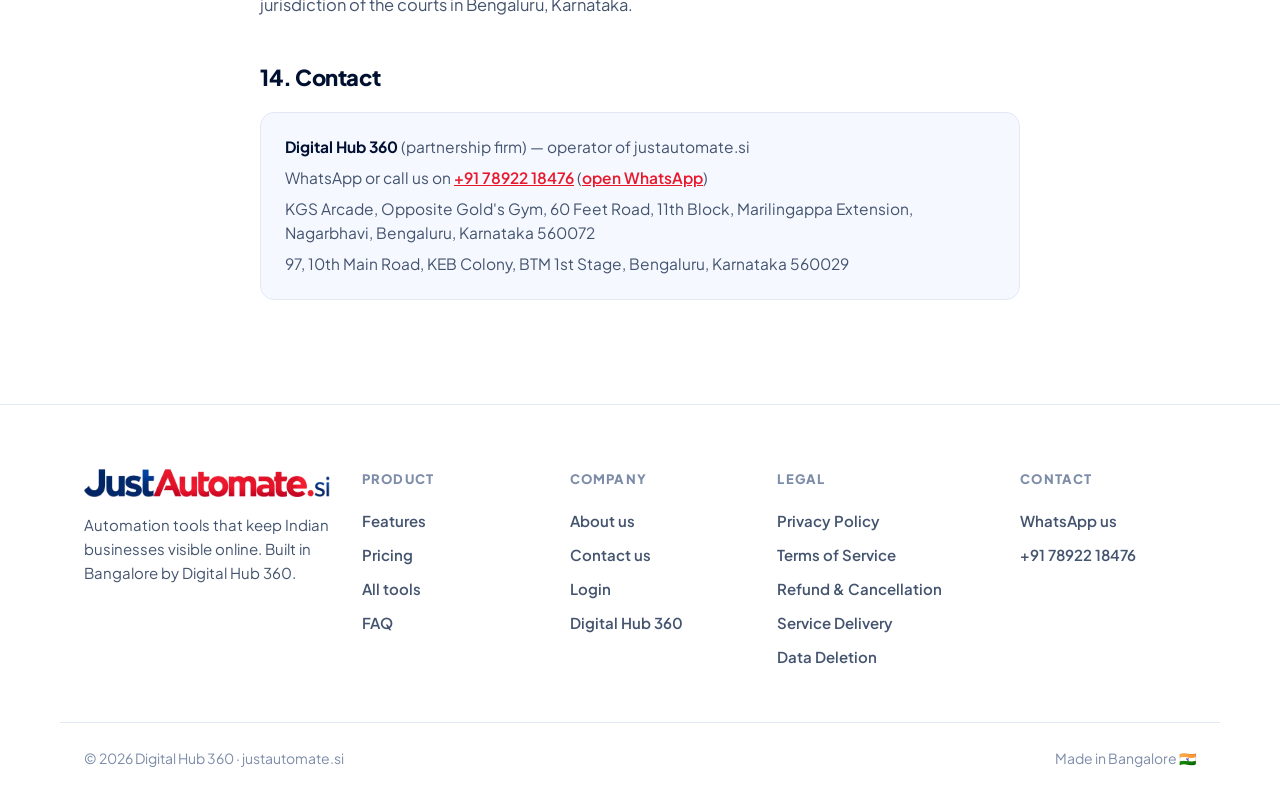
<file: terms.html>
<!DOCTYPE html>
<html lang="en">
<head>
<meta charset="UTF-8">
<meta name="viewport" content="width=device-width, initial-scale=1, viewport-fit=cover">
<title>Terms of Service — justautomate.si</title>
<meta name="description" content="The terms for using justautomate.si and the LocalPulse Google Business Profile posting service.">
<meta name="theme-color" content="#001030">
<link rel="icon" type="image/png" href="/assets/favicon.png">
<link rel="apple-touch-icon" href="/assets/apple-touch-icon.png">
<link rel="preconnect" href="https://fonts.googleapis.com">
<link rel="preconnect" href="https://fonts.gstatic.com" crossorigin>
<link rel="stylesheet" href="https://fonts.googleapis.com/css2?family=Plus+Jakarta+Sans:wght@400;500;600;700;800&display=swap">
<link rel="stylesheet" href="/assets/site.css">
<script>document.documentElement.classList.add('js')</script>
</head>
<body>
<a class="skip-link" href="#main">Skip to content</a>

<header class="site-header">
  <div class="container nav">
    <a href="/" class="nav-logo" aria-label="JustAutomate home"><img src="/assets/logo.png" alt="JustAutomate.si" width="290" height="30"></a>
    <nav class="nav-links" aria-label="Main">
      <a href="/#features">Features</a>
      <a href="/#how">How it works</a>
      <a href="/#pricing">Pricing</a>
      <a href="/tools">Tools</a>
      <a href="/about">About</a>
    </nav>
    <a class="nav-login" href="/gmb-dashboard"><svg class="icon" viewBox="0 0 24 24"><path d="M20 21v-2a4 4 0 0 0-4-4H8a4 4 0 0 0-4 4v2"/><circle cx="12" cy="7" r="4"/></svg>Login</a>
    <a class="btn btn-primary btn-sm nav-cta" href="https://wa.me/917892218476?text=Hi%20JustAutomate%2C%20I%27m%20interested%20in%20LocalPulse%20for%20my%20business" target="_blank" rel="noopener">Get started</a>
    <button class="menu-btn" type="button" aria-expanded="false" aria-controls="mobile-menu" aria-label="Menu">
      <svg class="icon icon-open" viewBox="0 0 24 24"><path d="M4 6h16M4 12h16M4 18h16"/></svg>
      <svg class="icon icon-close" viewBox="0 0 24 24"><path d="M18 6 6 18M6 6l12 12"/></svg>
    </button>
  </div>
  <div class="mobile-menu" id="mobile-menu">
    <a href="/#features">Features</a>
    <a href="/#how">How it works</a>
    <a href="/#pricing">Pricing</a>
    <a href="/tools">Tools</a>
    <a href="/about">About</a>
    <a href="/gmb-dashboard">Login</a>
    <a class="btn btn-primary" href="https://wa.me/917892218476?text=Hi%20JustAutomate%2C%20I%27m%20interested%20in%20LocalPulse%20for%20my%20business" target="_blank" rel="noopener">Get started on WhatsApp</a>
  </div>
</header>

<main id="main">
<section class="page-hero page-hero-sm">
  <div class="container">
    <span class="eyebrow">Legal</span>
    <h1>Terms of Service</h1>
    
    <p class="legal-meta">Last updated: 2 October 2026</p>
  </div>
</section>

<section class="section legal-section">
  <div class="container">
    <article class="legal">
    <p>These Terms of Service ("Terms") are an agreement between you (the business using our services) and <strong>Digital Hub 360</strong>, a partnership firm in Bengaluru, India, which operates justautomate.si ("we", "us"). By signing up for or using our services, you agree to these Terms.</p>

    <h2>1. Our service</h2>
    <p>LocalPulse is a managed service that creates and publishes posts on your Google Business Profile. Each post includes text written for your business with the help of AI, a branded image using your logo and colours, and, where enabled, a "Learn more" button linking to your website. Posts are published on the days and at the time agreed with you.</p>

    <h2>2. Free trial, fees and billing</h2>
    <ul>
      <li>LocalPulse is offered in these plans, plus applicable taxes if any, billed monthly in advance:
        <ul>
          <li><strong>Standard</strong> — ₹2,999 per month, with a 30-day free trial.</li>
          <li><strong>Premium</strong> — ₹4,999 per month, with a 15-day free trial. Premium adds AI-generated photos and our most advanced AI writing.</li>
          <li><strong>Custom</strong> — pricing agreed with you in writing.</li>
        </ul>
      </li>
      <li>No payment is taken during the free trial.</li>
      <li>If you do not cancel before the trial ends, your paid subscription begins and you will be billed for your first paid month.</li>
      <li>If a payment is not received on time, we may pause the service until it is paid.</li>
      <li>We may change our prices with at least 30 days' notice. Changes apply from your next billing period after the notice.</li>
    </ul>

    <h2>3. Cancellation and refunds</h2>
    <p>You can cancel at any time. Cancellation, refunds and what happens after you cancel are explained in our <a href="/refund">Refund &amp; Cancellation Policy</a>, which forms part of these Terms.</p>

    <h2>4. Your responsibilities</h2>
    <ul>
      <li>Give our team manager access to your Google Business Profile so we can publish posts. You remain the owner of your profile.</li>
      <li>Provide accurate information about your business, and tell us when it changes (for example new services, prices or opening hours).</li>
      <li>Make sure you have the right to use any logo, images or brand material you give us.</li>
      <li>Let us know promptly if any post contains something incorrect, so we can edit or remove it.</li>
    </ul>

    <h2>5. Content and approvals</h2>
    <p>Posts are written with the help of AI from the information you provide and the content of your website. We aim for accuracy, but AI-assisted content can contain mistakes. Posts are published automatically on your schedule unless we agree otherwise. You can ask us at any time to edit or remove a post, and you can also delete posts yourself from your Google Business Profile.</p>

    <h2>6. Google's rules and results</h2>
    <ul>
      <li>Posts must follow Google's content policies. Google may review, reject or remove posts, or take action on a profile, at its own discretion. We are not responsible for decisions made by Google.</li>
      <li>We do not guarantee any particular search ranking, number of views, calls or customers. Results depend on many factors outside our control.</li>
      <li>Our service depends on third-party platforms such as Google. If a post cannot be published because of an outage or a change on their side, we will retry and do our best to make up for missed posts, but we cannot guarantee uninterrupted service.</li>
    </ul>

    <h2>7. Acceptable use</h2>
    <p>You may not use our services to promote anything illegal, misleading, harmful, hateful or adult, to impersonate another business, or to break Google's policies or Indian law. We may refuse, pause or end the service if we believe it is being used this way.</p>

    <h2>8. Ownership</h2>
    <ul>
      <li>You keep all rights to your business name, logo and brand material. You allow us to use them only to provide the service to you.</li>
      <li>Posts and images we create for you are yours to keep and use, including after you cancel.</li>
      <li>We own our software, templates, dashboard and processes.</li>
    </ul>

    <h2>9. Limitation of liability</h2>
    <p>To the extent permitted by law, we are not liable for indirect or consequential losses, such as lost profits or lost business, and our total liability for any claim relating to the service is limited to the amount you paid us in the three months before the claim.</p>

    <h2>10. Suspension and termination</h2>
    <p>You may stop using the service at any time as described in our Refund &amp; Cancellation Policy. We may suspend or end the service if you breach these Terms, do not pay, or remove our access to your Google Business Profile. If we end the service without cause, you will not be charged for any further months.</p>

    <h2>11. Privacy</h2>
    <p>How we handle your information is explained in our <a href="/privacy">Privacy Policy</a>.</p>

    <h2>12. Changes to these Terms</h2>
    <p>We may update these Terms from time to time. The "Last updated" date shows the latest version. If we make important changes, we will tell active customers before they apply.</p>

    <h2>13. Governing law</h2>
    <p>These Terms are governed by the laws of India. Any dispute will be subject to the exclusive jurisdiction of the courts in Bengaluru, Karnataka.</p>

    <h2>14. Contact</h2>
    <div class="legal-contact">
      <p><strong>Digital Hub 360</strong> (partnership firm) — operator of justautomate.si</p>
      <p>WhatsApp or call us on <a href="tel:+917892218476">+91 78922 18476</a> (<a href="https://wa.me/917892218476" target="_blank" rel="noopener">open WhatsApp</a>)</p>
      <p>KGS Arcade, Opposite Gold's Gym, 60 Feet Road, 11th Block, Marilingappa Extension, Nagarbhavi, Bengaluru, Karnataka 560072</p>
      <p>97, 10th Main Road, KEB Colony, BTM 1st Stage, Bengaluru, Karnataka 560029</p>
    </div>
    </article>
  </div>
</section>
</main>

<footer class="site-footer">
  <div class="container footer-grid">
    <div class="footer-brand">
      <img src="/assets/logo.png" alt="JustAutomate.si" width="270" height="28">
      <p>Automation tools that keep Indian businesses visible online. Built in Bangalore by Digital Hub 360.</p>
    </div>
    <div class="footer-col">
      <h4>Product</h4>
      <a href="/#features">Features</a>
      <a href="/#pricing">Pricing</a>
      <a href="/tools">All tools</a>
      <a href="/#faq">FAQ</a>
    </div>
    <div class="footer-col">
      <h4>Company</h4>
      <a href="/about">About us</a>
      <a href="/contact">Contact us</a>
      <a href="/gmb-dashboard">Login</a>
      <a href="https://digitalhub360.in" target="_blank" rel="noopener">Digital Hub 360</a>
    </div>
    <div class="footer-col">
      <h4>Legal</h4>
      <a href="/privacy">Privacy Policy</a>
      <a href="/terms">Terms of Service</a>
      <a href="/refund">Refund &amp; Cancellation</a>
      <a href="/delivery">Service Delivery</a>
      <a href="/data-deletion">Data Deletion</a>
    </div>
    <div class="footer-col">
      <h4>Contact</h4>
      <a href="https://wa.me/917892218476?text=Hi%20JustAutomate%2C%20I%27m%20interested%20in%20LocalPulse%20for%20my%20business" target="_blank" rel="noopener">WhatsApp us</a>
      <a href="tel:+917892218476">+91 78922 18476</a>
    </div>
  </div>
  <div class="container footer-bottom">
    <span>© 2026 Digital Hub 360 · justautomate.si</span>
    <span>Made in Bangalore 🇮🇳</span>
  </div>
</footer>

<script src="/assets/site.js" defer></script>
</body>
</html>
</file>
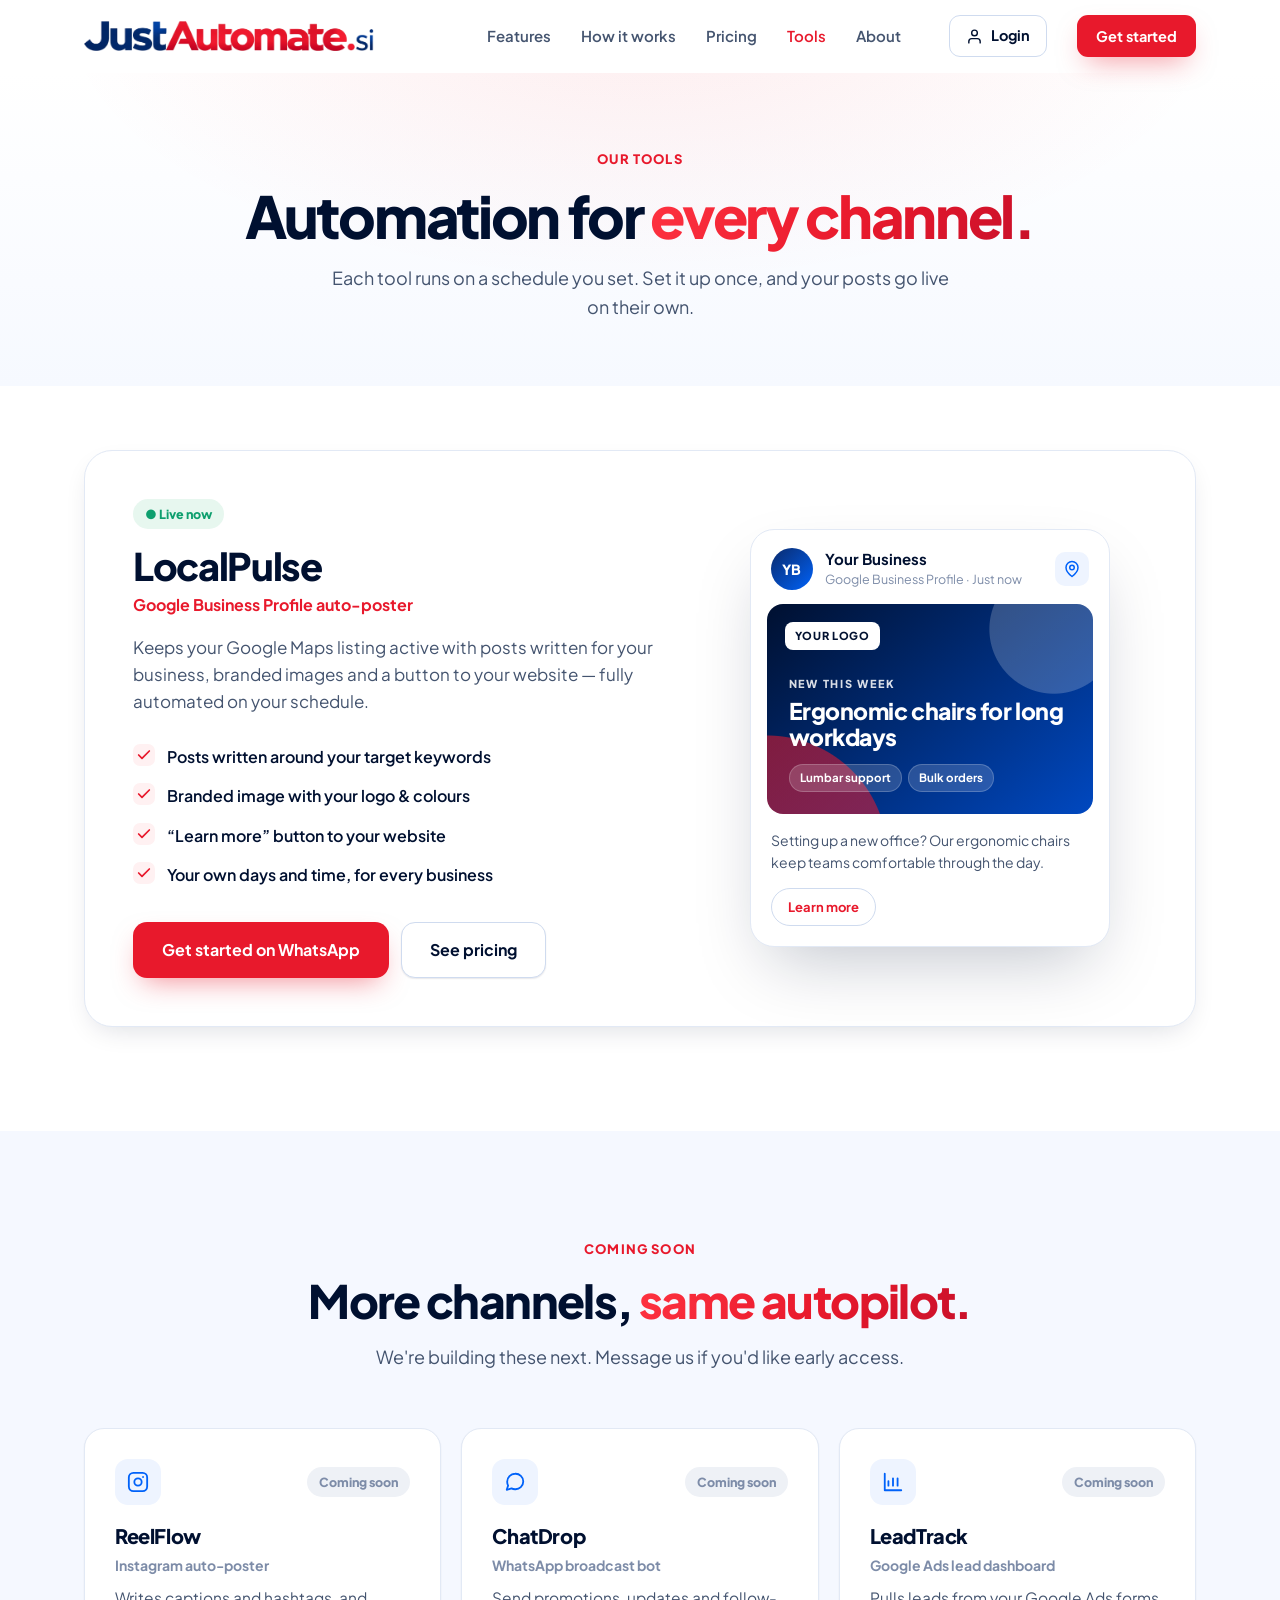
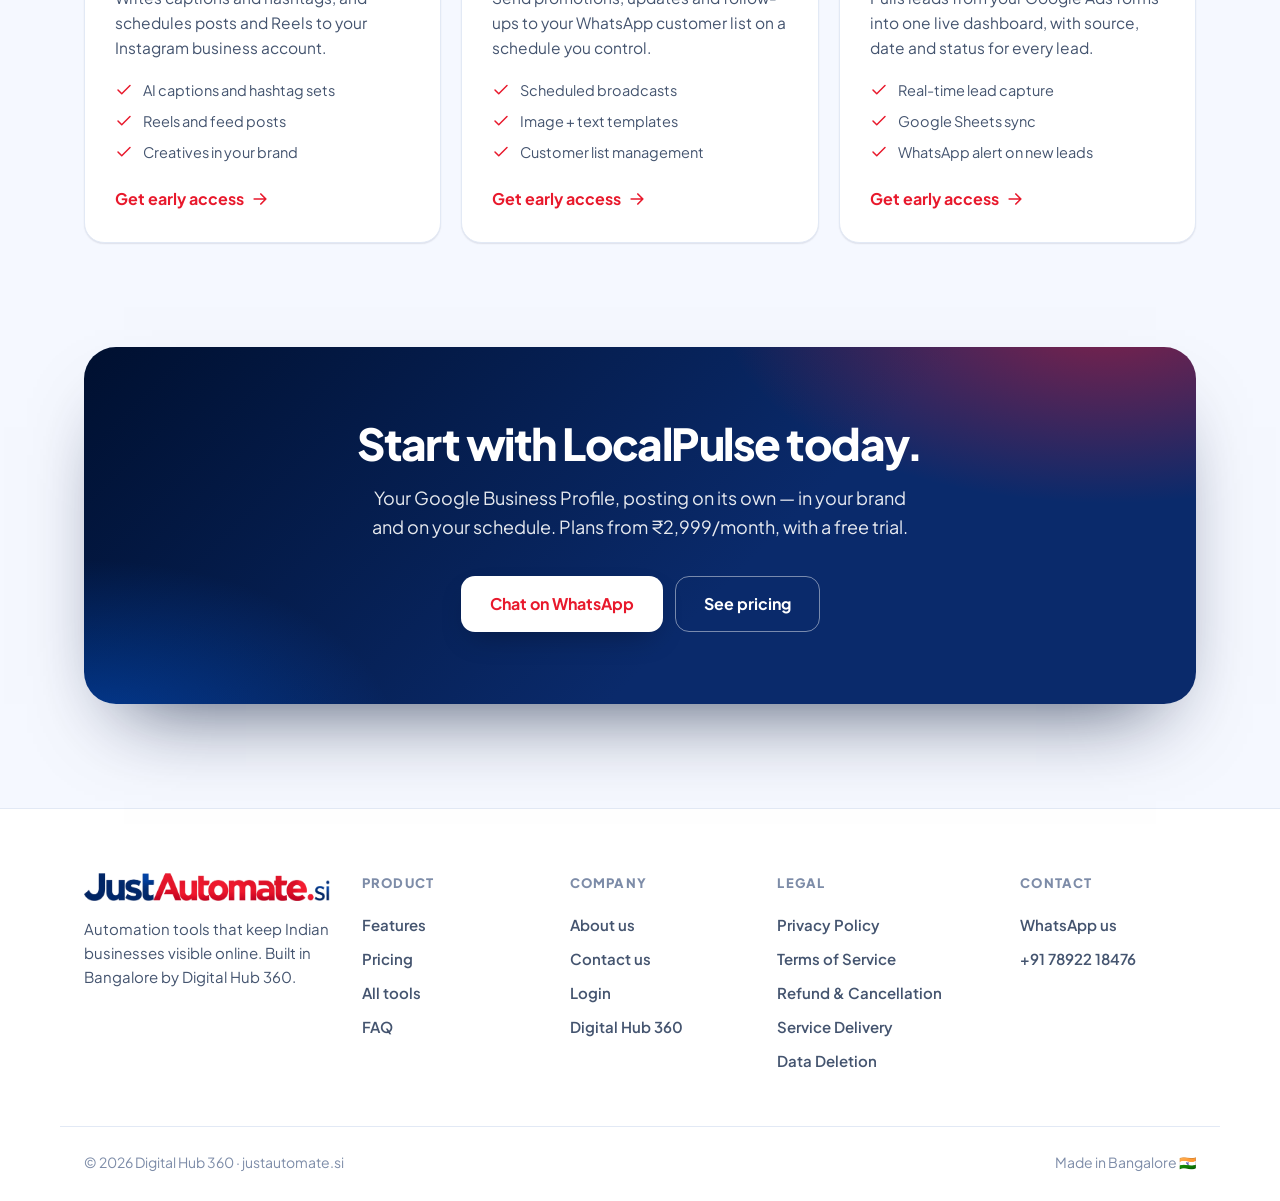
<file: tools.html>
<!DOCTYPE html>
<html lang="en">
<head>
<meta charset="UTF-8">
<meta name="viewport" content="width=device-width, initial-scale=1, viewport-fit=cover">
<title>Tools — justautomate.si</title>
<meta name="description" content="Automation tools for Indian businesses: LocalPulse for Google Business Profile, plus Instagram, WhatsApp and lead tracking tools coming soon.">
<meta name="theme-color" content="#001030">
<link rel="icon" type="image/png" href="/assets/favicon.png">
<link rel="apple-touch-icon" href="/assets/apple-touch-icon.png">
<link rel="preconnect" href="https://fonts.googleapis.com">
<link rel="preconnect" href="https://fonts.gstatic.com" crossorigin>
<link rel="stylesheet" href="https://fonts.googleapis.com/css2?family=Plus+Jakarta+Sans:wght@400;500;600;700;800&display=swap">
<link rel="stylesheet" href="/assets/site.css">
<script>document.documentElement.classList.add('js')</script>
</head>
<body>
<a class="skip-link" href="#main">Skip to content</a>

<header class="site-header">
  <div class="container nav">
    <a href="/" class="nav-logo" aria-label="JustAutomate home"><img src="/assets/logo.png" alt="JustAutomate.si" width="290" height="30"></a>
    <nav class="nav-links" aria-label="Main">
      <a href="/#features">Features</a>
      <a href="/#how">How it works</a>
      <a href="/#pricing">Pricing</a>
      <a href="/tools" aria-current="page">Tools</a>
      <a href="/about">About</a>
    </nav>
    <a class="nav-login" href="/gmb-dashboard"><svg class="icon" viewBox="0 0 24 24"><path d="M20 21v-2a4 4 0 0 0-4-4H8a4 4 0 0 0-4 4v2"/><circle cx="12" cy="7" r="4"/></svg>Login</a>
    <a class="btn btn-primary btn-sm nav-cta" href="https://wa.me/917892218476?text=Hi%20JustAutomate%2C%20I%27m%20interested%20in%20LocalPulse%20for%20my%20business" target="_blank" rel="noopener">Get started</a>
    <button class="menu-btn" type="button" aria-expanded="false" aria-controls="mobile-menu" aria-label="Menu">
      <svg class="icon icon-open" viewBox="0 0 24 24"><path d="M4 6h16M4 12h16M4 18h16"/></svg>
      <svg class="icon icon-close" viewBox="0 0 24 24"><path d="M18 6 6 18M6 6l12 12"/></svg>
    </button>
  </div>
  <div class="mobile-menu" id="mobile-menu">
    <a href="/#features">Features</a>
    <a href="/#how">How it works</a>
    <a href="/#pricing">Pricing</a>
    <a href="/tools" aria-current="page">Tools</a>
    <a href="/about">About</a>
    <a href="/gmb-dashboard">Login</a>
    <a class="btn btn-primary" href="https://wa.me/917892218476?text=Hi%20JustAutomate%2C%20I%27m%20interested%20in%20LocalPulse%20for%20my%20business" target="_blank" rel="noopener">Get started on WhatsApp</a>
  </div>
</header>

<main id="main">

<section class="page-hero">
  <div class="container">
    <span class="eyebrow">Our tools</span>
    <h1>Automation for <span class="grad">every channel.</span></h1>
    <p class="lead">Each tool runs on a schedule you set. Set it up once, and your posts go live on their own.</p>
  </div>
</section>

<section class="section" style="padding-top:64px">
  <div class="container">
    <article class="product reveal">
      <div>
        <span class="badge badge-live">● Live now</span>
        <h2>LocalPulse</h2>
        <p class="tagline">Google Business Profile auto-poster</p>
        <p class="desc">Keeps your Google Maps listing active with posts written for your business, branded images and a button to your website — fully automated on your schedule.</p>
        <ul class="check-list">
          <li><svg class="icon" viewBox="0 0 24 24"><path d="M20 6 9 17l-5-5"/></svg>Posts written around your target keywords</li>
          <li><svg class="icon" viewBox="0 0 24 24"><path d="M20 6 9 17l-5-5"/></svg>Branded image with your logo &amp; colours</li>
          <li><svg class="icon" viewBox="0 0 24 24"><path d="M20 6 9 17l-5-5"/></svg>“Learn more” button to your website</li>
          <li><svg class="icon" viewBox="0 0 24 24"><path d="M20 6 9 17l-5-5"/></svg>Your own days and time, for every business</li>
        </ul>
        <div class="hero-ctas" style="margin-top:0">
          <a class="btn btn-primary btn-lg" href="https://wa.me/917892218476?text=Hi%20JustAutomate%2C%20I%27m%20interested%20in%20LocalPulse%20for%20my%20business" target="_blank" rel="noopener">Get started on WhatsApp</a>
          <a class="btn btn-secondary btn-lg" href="/#pricing">See pricing</a>
        </div>
      </div>
      <div class="product-visual" aria-hidden="true">
        <div class="gbp-card">
          <div class="gbp-head">
            <div class="gbp-av">YB</div>
            <div><b>Your Business</b><small>Google Business Profile · Just now</small></div>
            <div class="gbp-pin"><svg class="icon" viewBox="0 0 24 24"><path d="M20 10c0 6-8 12-8 12s-8-6-8-12a8 8 0 0 1 16 0z"/><circle cx="12" cy="10" r="3"/></svg></div>
          </div>
          <div class="gbp-img">
            <span class="gi-brand">YOUR LOGO</span>
            <span class="gi-kicker">NEW THIS WEEK</span>
            <span class="gi-title">Ergonomic chairs for long workdays</span>
            <span class="gi-points"><span>Lumbar support</span><span>Bulk orders</span></span>
          </div>
          <div class="gbp-body">
            <p>Setting up a new office? Our ergonomic chairs keep teams comfortable through the day.</p>
            <span class="gbp-btn">Learn more</span>
          </div>
        </div>
      </div>
    </article>
  </div>
</section>

<section class="section section-soft">
  <div class="container">
    <div class="section-head reveal">
      <span class="eyebrow">Coming soon</span>
      <h2>More channels, <span class="grad">same autopilot.</span></h2>
      <p>We're building these next. Message us if you'd like early access.</p>
    </div>
    <div class="soon-grid">
      <article class="card soon-card reveal">
        <div class="card-top">
          <div class="f-icon"><svg class="icon" viewBox="0 0 24 24"><rect x="2" y="2" width="20" height="20" rx="5"/><circle cx="12" cy="12" r="4"/><path d="M17.5 6.5h.01"/></svg></div>
          <span class="badge badge-soon">Coming soon</span>
        </div>
        <h3>ReelFlow</h3>
        <p class="tagline">Instagram auto-poster</p>
        <p>Writes captions and hashtags, and schedules posts and Reels to your Instagram business account.</p>
        <ul>
          <li><svg class="icon" viewBox="0 0 24 24"><path d="M20 6 9 17l-5-5"/></svg>AI captions and hashtag sets</li>
          <li><svg class="icon" viewBox="0 0 24 24"><path d="M20 6 9 17l-5-5"/></svg>Reels and feed posts</li>
          <li><svg class="icon" viewBox="0 0 24 24"><path d="M20 6 9 17l-5-5"/></svg>Creatives in your brand</li>
        </ul>
        <a class="link" href="https://wa.me/917892218476?text=Hi%20JustAutomate%2C%20I%27d%20like%20early%20access%20to%20ReelFlow" target="_blank" rel="noopener">Get early access <svg class="icon" viewBox="0 0 24 24"><path d="M5 12h14M13 6l6 6-6 6"/></svg></a>
      </article>
      <article class="card soon-card reveal">
        <div class="card-top">
          <div class="f-icon"><svg class="icon" viewBox="0 0 24 24"><path d="M21 11.5a8.4 8.4 0 0 1-9 8.4 8.6 8.6 0 0 1-3.8-.9L3 20.5l1.5-4.6A8.4 8.4 0 0 1 3.5 11.5 8.5 8.5 0 0 1 12 3a8.4 8.4 0 0 1 9 8.5z"/></svg></div>
          <span class="badge badge-soon">Coming soon</span>
        </div>
        <h3>ChatDrop</h3>
        <p class="tagline">WhatsApp broadcast bot</p>
        <p>Send promotions, updates and follow-ups to your WhatsApp customer list on a schedule you control.</p>
        <ul>
          <li><svg class="icon" viewBox="0 0 24 24"><path d="M20 6 9 17l-5-5"/></svg>Scheduled broadcasts</li>
          <li><svg class="icon" viewBox="0 0 24 24"><path d="M20 6 9 17l-5-5"/></svg>Image + text templates</li>
          <li><svg class="icon" viewBox="0 0 24 24"><path d="M20 6 9 17l-5-5"/></svg>Customer list management</li>
        </ul>
        <a class="link" href="https://wa.me/917892218476?text=Hi%20JustAutomate%2C%20I%27d%20like%20early%20access%20to%20ChatDrop" target="_blank" rel="noopener">Get early access <svg class="icon" viewBox="0 0 24 24"><path d="M5 12h14M13 6l6 6-6 6"/></svg></a>
      </article>
      <article class="card soon-card reveal">
        <div class="card-top">
          <div class="f-icon"><svg class="icon" viewBox="0 0 24 24"><path d="M3 3v18h18"/><path d="M7 16v-5M12 16V8M17 16v-8"/></svg></div>
          <span class="badge badge-soon">Coming soon</span>
        </div>
        <h3>LeadTrack</h3>
        <p class="tagline">Google Ads lead dashboard</p>
        <p>Pulls leads from your Google Ads forms into one live dashboard, with source, date and status for every lead.</p>
        <ul>
          <li><svg class="icon" viewBox="0 0 24 24"><path d="M20 6 9 17l-5-5"/></svg>Real-time lead capture</li>
          <li><svg class="icon" viewBox="0 0 24 24"><path d="M20 6 9 17l-5-5"/></svg>Google Sheets sync</li>
          <li><svg class="icon" viewBox="0 0 24 24"><path d="M20 6 9 17l-5-5"/></svg>WhatsApp alert on new leads</li>
        </ul>
        <a class="link" href="https://wa.me/917892218476?text=Hi%20JustAutomate%2C%20I%27d%20like%20early%20access%20to%20LeadTrack" target="_blank" rel="noopener">Get early access <svg class="icon" viewBox="0 0 24 24"><path d="M5 12h14M13 6l6 6-6 6"/></svg></a>
      </article>
    </div>
  </div>
</section>

<section class="cta-band section-soft">
  <div class="container">
    <div class="cta-box reveal">
      <h2>Start with LocalPulse today.</h2>
      <p>Your Google Business Profile, posting on its own — in your brand and on your schedule. Plans from ₹2,999/month, with a free trial.</p>
      <div class="hero-ctas">
        <a class="btn btn-white btn-lg" href="https://wa.me/917892218476?text=Hi%20JustAutomate%2C%20I%27m%20interested%20in%20LocalPulse%20for%20my%20business" target="_blank" rel="noopener">Chat on WhatsApp</a>
        <a class="btn btn-outline-white btn-lg" href="/#pricing">See pricing</a>
      </div>
    </div>
  </div>
</section>

</main>

<footer class="site-footer">
  <div class="container footer-grid">
    <div class="footer-brand">
      <img src="/assets/logo.png" alt="JustAutomate.si" width="270" height="28">
      <p>Automation tools that keep Indian businesses visible online. Built in Bangalore by Digital Hub 360.</p>
    </div>
    <div class="footer-col">
      <h4>Product</h4>
      <a href="/#features">Features</a>
      <a href="/#pricing">Pricing</a>
      <a href="/tools">All tools</a>
      <a href="/#faq">FAQ</a>
    </div>
    <div class="footer-col">
      <h4>Company</h4>
      <a href="/about">About us</a>
      <a href="/contact">Contact us</a>
      <a href="/gmb-dashboard">Login</a>
      <a href="https://digitalhub360.in" target="_blank" rel="noopener">Digital Hub 360</a>
    </div>
    <div class="footer-col">
      <h4>Legal</h4>
      <a href="/privacy">Privacy Policy</a>
      <a href="/terms">Terms of Service</a>
      <a href="/refund">Refund &amp; Cancellation</a>
      <a href="/delivery">Service Delivery</a>
      <a href="/data-deletion">Data Deletion</a>
    </div>
    <div class="footer-col">
      <h4>Contact</h4>
      <a href="https://wa.me/917892218476?text=Hi%20JustAutomate%2C%20I%27m%20interested%20in%20LocalPulse%20for%20my%20business" target="_blank" rel="noopener">WhatsApp us</a>
      <a href="tel:+917892218476">+91 78922 18476</a>
    </div>
  </div>
  <div class="container footer-bottom">
    <span>© 2026 Digital Hub 360 · justautomate.si</span>
    <span>Made in Bangalore 🇮🇳</span>
  </div>
</footer>

<script src="/assets/site.js" defer></script>
</body>
</html>
</file>
<file: assets/site.css>
/* justautomate.si — shared site styles (Home, Tools, About) */
:root {
  --ink: #001030;
  --ink-2: #44546F;
  --ink-3: #7D8CA8;
  --blue: #0062F9;
  --blue-700: #0050D0;
  --blue-50: #EEF4FF;
  --blue-100: #DCE8FF;
  --sky: #1E9BFF;
  --sky-50: #E8F5FF;
  --brand: #E8192C;
  --brand-700: #C40E24;
  --brand-50: #FFF1F2;
  --brand-100: #FFDDE1;
  --brand-grad: linear-gradient(115deg, #FF3341 0%, #E8192C 55%, #C8102A 100%);
  --navy: #001030;
  --navy-grad: linear-gradient(140deg, #001030 0%, #0A2A6B 100%);
  --green: #0E9F6E;
  --green-50: #E7F7EF;
  --danger: #DC2626;
  --bg: #FFFFFF;
  --bg-soft: #F5F8FF;
  --border: #E2E9F5;
  --border-2: #CFDBEF;
  --r-sm: 10px;
  --r: 14px;
  --r-lg: 20px;
  --r-xl: 28px;
  --sh-1: 0 1px 2px rgba(1,19,51,.06), 0 1px 1px rgba(1,19,51,.04);
  --sh-2: 0 10px 28px -10px rgba(1,19,51,.16);
  --sh-3: 0 30px 70px -20px rgba(1,19,51,.25);
  --sh-blue: 0 12px 28px -10px rgba(0,98,249,.6);
  --sh-brand: 0 12px 28px -10px rgba(232,25,44,.5);
  --container: 1160px;
  --font: 'Plus Jakarta Sans', system-ui, -apple-system, 'Segoe UI', sans-serif;
  color-scheme: light;
}

*, *::before, *::after { box-sizing: border-box; margin: 0; padding: 0; }
html { scroll-behavior: smooth; -webkit-text-size-adjust: 100%; scroll-padding-top: 88px; }
body { font-family: var(--font); color: var(--ink); background: var(--bg); font-size: 16px; line-height: 1.6; -webkit-font-smoothing: antialiased; overflow-x: hidden; }
img, svg { display: block; max-width: 100%; }
a { color: inherit; }
ul, ol { list-style: none; }
:focus-visible { outline: 3px solid rgba(0,98,249,.45); outline-offset: 3px; border-radius: 8px; }
.container { max-width: var(--container); margin: 0 auto; padding: 0 24px; }
.skip-link { position: absolute; left: -9999px; top: 12px; z-index: 100; background: var(--ink); color: #fff; padding: 10px 16px; border-radius: 10px; text-decoration: none; font-weight: 700; }
.skip-link:focus { left: 16px; }
.icon { width: 20px; height: 20px; flex-shrink: 0; fill: none; stroke: currentColor; stroke-width: 2; stroke-linecap: round; stroke-linejoin: round; }
.sr-only { position: absolute; width: 1px; height: 1px; overflow: hidden; clip: rect(0 0 0 0); white-space: nowrap; }

/* ── Buttons ───────────────────────────────────────── */
.btn { display: inline-flex; align-items: center; justify-content: center; gap: 10px; height: 48px; padding: 0 22px; border-radius: 12px; font: 700 15px/1 var(--font); text-decoration: none; border: 1px solid transparent; cursor: pointer; white-space: nowrap; transition: transform .15s ease, box-shadow .15s ease, background-color .15s ease, border-color .15s ease, color .15s ease; }
.btn-primary { background: var(--brand); color: #fff; box-shadow: var(--sh-brand); }
.btn-primary:hover { background: var(--brand-700); transform: translateY(-1px); }
.btn-secondary { background: #fff; color: var(--ink); border-color: var(--border-2); box-shadow: var(--sh-1); }
.btn-secondary:hover { border-color: var(--brand); color: var(--brand); }
.btn-white { background: #fff; color: var(--brand); box-shadow: 0 12px 30px -12px rgba(0,0,0,.35); }
.btn-white:hover { transform: translateY(-1px); }
.btn-outline-white { background: transparent; color: #fff; border-color: rgba(255,255,255,.45); }
.btn-outline-white:hover { background: rgba(255,255,255,.12); border-color: #fff; }
.btn-sm { height: 42px; padding: 0 18px; font-size: 14.5px; border-radius: 11px; }
.btn-lg { height: 56px; padding: 0 28px; font-size: 16px; border-radius: 14px; }
.btn .icon { width: 18px; height: 18px; }

/* ── Header ────────────────────────────────────────── */
.site-header { position: sticky; top: 0; z-index: 50; background: rgba(255,255,255,.85); backdrop-filter: saturate(180%) blur(14px); -webkit-backdrop-filter: saturate(180%) blur(14px); border-bottom: 1px solid transparent; transition: border-color .2s, box-shadow .2s; }
.site-header.scrolled { border-color: var(--border); box-shadow: 0 6px 24px -14px rgba(1,19,51,.2); }
.nav { height: 72px; display: flex; align-items: center; gap: 28px; }
.nav-logo { display: flex; align-items: center; flex-shrink: 0; }
.nav-logo img { height: 30px; width: auto; }
.nav-links { display: flex; align-items: center; gap: 2px; margin-left: auto; }
.nav-links a { padding: 9px 14px; border-radius: 10px; font-size: 15px; font-weight: 600; color: var(--ink-2); text-decoration: none; transition: color .15s, background-color .15s; }
.nav-links a:hover { color: var(--ink); background: var(--bg-soft); }
.nav-links a[aria-current="page"] { color: var(--brand); }
.nav-login { display: inline-flex; align-items: center; gap: 8px; height: 42px; padding: 0 16px; border-radius: 11px; border: 1.5px solid var(--border-2); background: #fff; font-size: 14.5px; font-weight: 700; color: var(--ink); text-decoration: none; margin-left: 6px; transition: color .15s, border-color .15s; }
.nav-login:hover { color: var(--brand); border-color: var(--brand); }
.nav-login .icon { width: 17px; height: 17px; }
.nav-cta { margin-left: 2px; }
.menu-btn { display: none; margin-left: auto; width: 44px; height: 44px; border-radius: 12px; border: 1px solid var(--border); background: #fff; color: var(--ink); align-items: center; justify-content: center; cursor: pointer; }
.menu-btn .icon-close { display: none; }
.site-header.open .menu-btn .icon-open { display: none; }
.site-header.open .menu-btn .icon-close { display: block; }
.mobile-menu { display: none; border-top: 1px solid var(--border); background: #fff; padding: 8px 24px 24px; }
.site-header.open .mobile-menu { display: block; }
.mobile-menu a:not(.btn) { display: block; padding: 14px 2px; font-size: 17px; font-weight: 600; text-decoration: none; border-bottom: 1px solid var(--border); }
.mobile-menu .btn { width: 100%; margin-top: 18px; }

/* ── Sections & type ───────────────────────────────── */
.section { padding: 104px 0; }
.section-soft { background: var(--bg-soft); }
.eyebrow { display: inline-flex; align-items: center; gap: 8px; font-size: 13px; font-weight: 800; letter-spacing: .09em; text-transform: uppercase; color: var(--brand); }
.section-head { max-width: 700px; margin: 0 auto 56px; text-align: center; }
.section-head h2, .h2 { font-size: clamp(30px, 4.2vw, 46px); line-height: 1.1; letter-spacing: -.035em; font-weight: 800; margin-top: 14px; text-wrap: balance; }
.section-head p, .lead { font-size: 18px; color: var(--ink-2); margin-top: 18px; text-wrap: pretty; }
.grad { background: var(--brand-grad); -webkit-background-clip: text; background-clip: text; color: transparent; }

/* ── Hero ──────────────────────────────────────────── */
.hero { position: relative; overflow: hidden; padding: 64px 0 104px; background:
    radial-gradient(1000px 520px at 80% -10%, rgba(232,25,44,.10), transparent 65%),
    radial-gradient(760px 460px at -5% 25%, rgba(0,98,240,.08), transparent 70%),
    linear-gradient(#FFFFFF, #F6F9FF); }
.hero-grid { display: grid; grid-template-columns: 1.05fr .95fr; gap: 56px; align-items: center; }
.pill { display: inline-flex; align-items: center; gap: 10px; padding: 6px 16px 6px 6px; border-radius: 999px; background: #fff; border: 1px solid var(--border); box-shadow: var(--sh-1); font-size: 14px; font-weight: 600; color: var(--ink-2); }
.pill-tag { background: var(--green-50); color: var(--green); padding: 3px 10px; border-radius: 999px; font-size: 12.5px; font-weight: 800; display: inline-flex; align-items: center; gap: 6px; }
.pill-tag::before { content: ''; width: 7px; height: 7px; border-radius: 50%; background: currentColor; animation: pulse 2s ease-in-out infinite; }
@keyframes pulse { 0%, 100% { opacity: 1; } 50% { opacity: .35; } }
.hero h1 { font-size: clamp(42px, 6.2vw, 70px); line-height: 1.03; letter-spacing: -.045em; font-weight: 800; margin: 24px 0 22px; text-wrap: balance; }
.hero-sub { font-size: 19px; color: var(--ink-2); max-width: 540px; text-wrap: pretty; }
.hero-ctas { display: flex; flex-wrap: wrap; gap: 12px; margin-top: 34px; }
.hero-trust { display: flex; flex-wrap: wrap; gap: 10px 24px; margin-top: 30px; font-size: 14.5px; font-weight: 600; color: var(--ink-2); }
.hero-trust span { display: inline-flex; align-items: center; gap: 8px; }
.hero-trust .icon { width: 18px; height: 18px; color: var(--green); stroke-width: 2.6; }

/* hero visual: a Google Business Profile post */
.hero-visual { position: relative; min-height: 600px; display: flex; align-items: center; justify-content: center; }
.hv-orb { position: absolute; width: 470px; height: 470px; border-radius: 50%; background: radial-gradient(circle at 30% 30%, rgba(232,25,44,.20), rgba(0,98,240,.12) 60%, transparent 70%); }
.hv-ring { position: absolute; width: 540px; height: 540px; border-radius: 50%; border: 1px dashed rgba(0,16,48,.18); }
.gbp-card { position: relative; width: 384px; max-width: 100%; margin: 50px 0 40px; background: #fff; border-radius: 24px; border: 1px solid var(--border); box-shadow: var(--sh-3); overflow: hidden; transform: rotate(-1.5deg); }
.gbp-head { display: flex; align-items: center; gap: 12px; padding: 18px 20px 14px; }
.gbp-av { width: 42px; height: 42px; border-radius: 50%; background: linear-gradient(135deg, #0A2A6B, var(--blue)); color: #fff; font-weight: 800; font-size: 14px; display: grid; place-items: center; flex-shrink: 0; }
.gbp-head b { display: block; font-size: 15px; line-height: 1.3; }
.gbp-head small { display: block; font-size: 12.5px; color: var(--ink-3); }
.gbp-pin { margin-left: auto; width: 34px; height: 34px; border-radius: 10px; background: var(--blue-50); color: var(--blue); display: grid; place-items: center; }
.gbp-pin .icon { width: 18px; height: 18px; }
.gbp-img { position: relative; margin: 0 16px; border-radius: 16px; padding: 22px; min-height: 210px; color: #fff; display: flex; flex-direction: column; justify-content: flex-end; overflow: hidden;
  background: radial-gradient(circle at 88% 12%, rgba(255,255,255,.2) 0 64px, transparent 65px), radial-gradient(circle at 0% 120%, rgba(232,25,44,.55) 0 120px, transparent 121px), linear-gradient(140deg, #001030, #0048C0); }
.gi-brand { position: absolute; top: 18px; left: 18px; background: #fff; color: var(--ink); font-size: 11px; font-weight: 800; letter-spacing: .06em; padding: 5px 10px; border-radius: 8px; }
.gi-kicker { font-size: 11px; font-weight: 800; letter-spacing: .16em; opacity: .85; }
.gi-title { font-size: 23px; line-height: 1.12; font-weight: 800; letter-spacing: -.02em; margin-top: 6px; }
.gi-points { display: flex; flex-wrap: wrap; gap: 6px; margin-top: 14px; }
.gi-points span { font-size: 11.5px; font-weight: 700; background: rgba(255,255,255,.16); border: 1px solid rgba(255,255,255,.2); padding: 4px 10px; border-radius: 999px; }
.gbp-body { padding: 16px 20px 20px; }
.gbp-body p { font-size: 14px; color: var(--ink-2); line-height: 1.55; }
.gbp-btn { display: inline-flex; margin-top: 14px; padding: 8px 16px; border-radius: 999px; border: 1px solid var(--border-2); color: var(--brand); font-weight: 700; font-size: 13px; }
.float { position: absolute; display: flex; align-items: center; gap: 12px; background: #fff; border: 1px solid var(--border); border-radius: 16px; padding: 12px 16px; box-shadow: var(--sh-2); animation: bob 6s ease-in-out infinite; }
.float b { display: block; font-size: 14px; line-height: 1.3; }
.float small { display: block; font-size: 12.5px; color: var(--ink-3); }
.float-ic { width: 36px; height: 36px; border-radius: 11px; display: grid; place-items: center; flex-shrink: 0; }
.float-ic .icon { width: 18px; height: 18px; stroke-width: 2.4; }
.ic-green { background: var(--green-50); color: var(--green); }
.ic-blue { background: var(--blue-50); color: var(--blue); }
.ic-sky { background: var(--sky-50); color: var(--sky); }
.f1 { top: 8px; left: 6%; }
.f2 { top: 178px; right: -12px; animation-delay: -2s; }
.f3 { bottom: 0; left: 4%; animation-delay: -4s; }
@keyframes bob { 0%, 100% { transform: translateY(0); } 50% { transform: translateY(-8px); } }

/* ── Industries strip ──────────────────────────────── */
.strip { padding: 8px 0 24px; background: #F6F9FF; }
.strip-title { text-align: center; font-size: 13px; font-weight: 800; letter-spacing: .09em; text-transform: uppercase; color: var(--ink-3); margin-bottom: 18px; }
.chips { display: flex; flex-wrap: wrap; justify-content: center; gap: 10px; }
.chips li { display: inline-flex; align-items: center; gap: 8px; padding: 10px 18px; border-radius: 999px; background: #fff; border: 1px solid var(--border); box-shadow: var(--sh-1); font-weight: 600; font-size: 14.5px; color: var(--ink-2); }

/* ── Before / after ────────────────────────────────── */
.compare { display: grid; grid-template-columns: 1fr 1fr; gap: 24px; max-width: 1000px; margin: 0 auto; }
.cmp { position: relative; border-radius: var(--r-lg); padding: 30px; border: 1px solid var(--border); background: #FAFBFD; }
.cmp-good { background: #fff; border: 2px solid var(--brand); box-shadow: 0 28px 60px -28px rgba(232,25,44,.35); }
.cmp-badge { display: inline-block; font-size: 12.5px; font-weight: 800; letter-spacing: .06em; text-transform: uppercase; padding: 6px 12px; border-radius: 999px; background: #EEF1F6; color: var(--ink-3); }
.cmp-good .cmp-badge { background: var(--brand-50); color: var(--brand); }
.listing { display: flex; align-items: center; gap: 14px; margin: 22px 0 24px; padding: 16px; border-radius: 16px; background: #fff; border: 1px solid var(--border); }
.listing-av { width: 46px; height: 46px; border-radius: 12px; display: grid; place-items: center; font-weight: 800; color: #fff; flex-shrink: 0; background: #A9B4C7; }
.cmp-good .listing-av { background: linear-gradient(135deg, #0A2A6B, var(--blue)); }
.listing b { display: block; font-size: 15.5px; }
.listing small { display: inline-flex; align-items: center; gap: 6px; font-size: 13px; font-weight: 700; }
.st-bad { color: var(--danger); }
.st-good { color: var(--green); }
.cmp-list { display: grid; gap: 14px; }
.cmp-list li { display: flex; gap: 12px; align-items: flex-start; color: var(--ink-2); font-weight: 500; }
.cmp-list .icon { width: 20px; height: 20px; margin-top: 2px; stroke-width: 2.6; }
.cmp-bad .cmp-list .icon { color: #B4BDCC; }
.cmp-good .cmp-list .icon { color: var(--brand); }
.cmp-good .cmp-list li { color: var(--ink); }

/* ── Features bento ────────────────────────────────── */
.bento { display: grid; grid-template-columns: repeat(6, 1fr); gap: 20px; }
.card { background: #fff; border: 1px solid var(--border); border-radius: var(--r-lg); padding: 30px; box-shadow: var(--sh-1); transition: transform .2s ease, box-shadow .2s ease; overflow: hidden; }
.card:hover { transform: translateY(-3px); box-shadow: var(--sh-2); }
.col-2 { grid-column: span 2; }
.col-3 { grid-column: span 3; }
.col-4 { grid-column: span 4; }
.col-6 { grid-column: span 6; }
.f-icon { width: 46px; height: 46px; border-radius: 13px; background: var(--blue-50); color: var(--blue); display: grid; place-items: center; margin-bottom: 20px; }
.f-icon .icon { width: 22px; height: 22px; }
.card h3 { font-size: 20px; line-height: 1.25; letter-spacing: -.02em; font-weight: 800; margin-bottom: 8px; }
.card p { color: var(--ink-2); font-size: 15.5px; }
.f-split { display: grid; grid-template-columns: 1fr 1fr; gap: 28px; align-items: center; }
.kw-demo { display: grid; gap: 12px; }
.kw-row { display: flex; flex-wrap: wrap; gap: 8px; }
.kw { font-size: 13px; font-weight: 700; padding: 6px 12px; border-radius: 999px; background: var(--brand-50); color: var(--brand); border: 1px solid var(--brand-100); }
.post-mini { border: 1px solid var(--border); border-radius: 16px; padding: 16px; background: var(--bg-soft); font-size: 14px; color: var(--ink-2); line-height: 1.55; }
.post-mini b { display: block; color: var(--ink); font-size: 15px; margin-bottom: 6px; }
.post-mini mark { background: linear-gradient(transparent 55%, rgba(232,25,44,.20) 55%); color: var(--ink); font-weight: 700; }
.brand-tiles { display: grid; grid-template-columns: repeat(3, 1fr); gap: 10px; margin-top: 22px; }
.tile { aspect-ratio: 4 / 5; border-radius: 12px; padding: 10px; display: flex; flex-direction: column; justify-content: flex-end; gap: 5px; }
.tile i { display: block; height: 6px; border-radius: 3px; background: rgba(255,255,255,.85); }
.tile i:nth-child(2) { width: 70%; opacity: .7; }
.tile::before { content: ''; width: 26px; height: 12px; border-radius: 4px; background: #fff; margin-bottom: auto; }
.t1 { background: linear-gradient(150deg, #0A2A66, #0062F9); }
.t2 { background: linear-gradient(150deg, #0B6E79, #11CFE7); }
.t3 { background: linear-gradient(150deg, #6A1B2D, #D71434); }
.week { display: flex; gap: 5px; margin-top: 22px; flex-wrap: wrap; }
.week span { width: 35px; height: 35px; border-radius: 10px; display: grid; place-items: center; font-size: 12.5px; font-weight: 700; background: var(--bg-soft); color: var(--ink-3); border: 1px solid var(--border); }
.week .on { background: var(--brand); color: #fff; border-color: var(--brand); box-shadow: 0 6px 14px -6px rgba(232,25,44,.6); }
.time-chip { display: inline-flex; align-items: center; gap: 8px; margin-top: 14px; padding: 8px 14px; border-radius: 10px; background: var(--bg-soft); border: 1px solid var(--border); font-weight: 700; font-size: 14px; }
.time-chip .icon { width: 16px; height: 16px; color: var(--blue); }
.lm-demo { display: inline-flex; align-items: center; gap: 8px; margin-top: 22px; padding: 10px 18px; border-radius: 999px; border: 1px solid var(--border-2); color: var(--brand); font-weight: 800; font-size: 14px; background: #fff; box-shadow: var(--sh-1); }
.lm-demo .icon { width: 16px; height: 16px; }
.biz-list { display: grid; gap: 10px; }
.biz-row { display: flex; align-items: center; gap: 12px; padding: 12px 14px; border-radius: 14px; border: 1px solid var(--border); background: #fff; }
.biz-av { width: 34px; height: 34px; border-radius: 10px; display: grid; place-items: center; color: #fff; font-size: 12px; font-weight: 800; flex-shrink: 0; }
.biz-row b { font-size: 14.5px; display: block; line-height: 1.3; }
.biz-row small { font-size: 12.5px; color: var(--ink-3); }
.biz-st { margin-left: auto; font-size: 12px; font-weight: 800; padding: 4px 10px; border-radius: 999px; background: var(--green-50); color: var(--green); white-space: nowrap; }
.biz-st.paused { background: #EEF1F6; color: var(--ink-3); }

/* ── Steps ─────────────────────────────────────────── */
.steps { display: grid; grid-template-columns: repeat(4, 1fr); gap: 24px; counter-reset: step; position: relative; }
.steps::before { content: ''; position: absolute; top: 27px; left: 12%; right: 12%; height: 2px; background: repeating-linear-gradient(90deg, var(--brand-100) 0 8px, transparent 8px 14px); }
.step { position: relative; text-align: center; padding: 0 6px; }
.step-n { width: 56px; height: 56px; border-radius: 16px; margin: 0 auto 22px; display: grid; place-items: center; background: #fff; border: 2px solid var(--brand-100); color: var(--brand); font-weight: 800; font-size: 20px; box-shadow: var(--sh-1); position: relative; }
.step:last-child .step-n { background: var(--brand); color: #fff; border-color: var(--brand); box-shadow: var(--sh-brand); }
.step h3 { font-size: 18px; font-weight: 800; letter-spacing: -.015em; margin-bottom: 8px; }
.step p { font-size: 15px; color: var(--ink-2); }

/* ── Dashboard preview ─────────────────────────────── */
.split { display: grid; grid-template-columns: .9fr 1.1fr; gap: 64px; align-items: center; }
.check-list { display: grid; gap: 14px; margin: 28px 0 34px; }
.check-list li { display: flex; gap: 12px; align-items: flex-start; font-weight: 600; }
.check-list .icon { width: 22px; height: 22px; color: var(--brand); stroke-width: 2.6; background: var(--brand-50); border-radius: 7px; padding: 3px; }
.browser { border-radius: 18px; background: #fff; border: 1px solid var(--border); box-shadow: var(--sh-3); overflow: hidden; }
.browser-bar { height: 40px; display: flex; align-items: center; gap: 8px; padding: 0 16px; background: #F3F6FB; border-bottom: 1px solid var(--border); }
.browser-bar i { width: 11px; height: 11px; border-radius: 50%; background: #D5DDEA; }
.browser-url { margin-left: 12px; flex: 1; max-width: 300px; height: 24px; border-radius: 8px; background: #fff; border: 1px solid var(--border); font-size: 12px; color: var(--ink-3); display: flex; align-items: center; padding: 0 10px; }
.browser img { width: 100%; height: auto; }

/* ── Pricing ───────────────────────────────────────── */
.price-wrap { max-width: 560px; margin: 0 auto; }
.price-card { position: relative; background: #fff; border-radius: var(--r-xl); padding: 40px; border: 2px solid var(--brand); box-shadow: 0 40px 80px -36px rgba(232,25,44,.4); }
.offer { position: absolute; top: -15px; left: 50%; transform: translateX(-50%); background: var(--brand-grad); color: #fff; font-size: 12.5px; font-weight: 800; letter-spacing: .08em; text-transform: uppercase; padding: 7px 16px; border-radius: 999px; white-space: nowrap; box-shadow: var(--sh-brand); }
.price-card h3 { font-size: 24px; font-weight: 800; letter-spacing: -.02em; }
.price-desc { color: var(--ink-2); margin-top: 4px; }
.price { display: flex; align-items: baseline; gap: 12px; margin: 24px 0 28px; flex-wrap: wrap; }
.price s { color: var(--ink-3); font-size: 22px; font-weight: 700; text-decoration-color: var(--danger); text-decoration-thickness: 2px; }
.price b { font-size: 60px; line-height: 1; font-weight: 800; letter-spacing: -.04em; }
.price span { color: var(--ink-2); font-weight: 600; font-size: 17px; }
.price-trial { margin: -14px 0 24px; color: var(--green); font-weight: 700; }
.price-card .btn { width: 100%; }
.price-list { display: grid; gap: 13px; margin-top: 30px; padding-top: 28px; border-top: 1px solid var(--border); }
.price-list li { display: flex; gap: 12px; align-items: flex-start; font-weight: 500; }
.price-list .icon { width: 20px; height: 20px; color: var(--green); margin-top: 2px; stroke-width: 2.8; }
.price-note { text-align: center; margin-top: 24px; color: var(--ink-2); font-size: 15px; }
.price-note a { color: var(--brand); font-weight: 700; }

.plans { display: grid; grid-template-columns: repeat(3, 1fr); gap: 20px; align-items: stretch; max-width: 1080px; margin: 0 auto; }
.plan-card { position: relative; display: flex; flex-direction: column; background: #fff; border: 1px solid var(--border); border-radius: var(--r-xl); padding: 34px 30px; box-shadow: var(--sh-1); }
.plan-card h3 { font-size: 22px; font-weight: 800; letter-spacing: -.02em; }
.plan-for { color: var(--ink-2); font-size: 15px; margin-top: 4px; min-height: 48px; }
.plan-card .price { margin: 18px 0 4px; }
.plan-card .price b { font-size: 46px; }
.price-custom b { font-size: 38px !important; }
.plan-trial { color: var(--green); font-weight: 700; font-size: 15px; margin-bottom: 22px; }
.plan-trial-muted { color: var(--ink-3); }
.plan-card .btn { width: 100%; }
.plan-card .price-list { margin-top: 26px; padding-top: 24px; }
.plan-incl { font-weight: 700; color: var(--ink); }
.plan-featured { border: 2px solid var(--brand); box-shadow: 0 40px 80px -36px rgba(232,25,44,.4); }
@media (max-width: 1024px) { .plans { grid-template-columns: 1fr; max-width: 520px; } .plan-for { min-height: 0; } }

/* ── FAQ ───────────────────────────────────────────── */
.faq { max-width: 780px; margin: 0 auto; display: grid; gap: 12px; }
.faq details { background: #fff; border: 1px solid var(--border); border-radius: var(--r); box-shadow: var(--sh-1); transition: border-color .15s; }
.faq details[open] { border-color: var(--brand-100); }
.faq summary { list-style: none; cursor: pointer; display: flex; align-items: center; justify-content: space-between; gap: 16px; padding: 20px 24px; font-weight: 700; font-size: 16.5px; }
.faq summary::-webkit-details-marker { display: none; }
.faq summary .icon { width: 20px; height: 20px; color: var(--brand); transition: transform .2s; }
.faq details[open] summary .icon { transform: rotate(45deg); }
.faq details p { padding: 0 24px 22px; color: var(--ink-2); }

/* ── CTA band ──────────────────────────────────────── */
.cta-band { padding: 0 0 104px; }
.cta-box { position: relative; overflow: hidden; border-radius: 32px; padding: 72px 48px; text-align: center; color: #fff;
  background: radial-gradient(640px 320px at 92% -10%, rgba(232,25,44,.55), transparent 60%), radial-gradient(520px 300px at 0% 110%, rgba(0,98,240,.45), transparent 60%), linear-gradient(135deg, #001030, #0A2A6B 60%); box-shadow: 0 40px 80px -40px rgba(0,16,48,.75); }
.cta-box h2 { font-size: clamp(28px, 4vw, 44px); line-height: 1.12; letter-spacing: -.035em; font-weight: 800; max-width: 760px; margin: 0 auto; text-wrap: balance; }
.cta-box p { font-size: 18px; opacity: .9; max-width: 560px; margin: 16px auto 0; }
.cta-box .hero-ctas { justify-content: center; }

/* ── Page header (inner pages) ─────────────────────── */
.page-hero { padding: 72px 0 64px; text-align: center; background:
    radial-gradient(900px 420px at 50% -20%, rgba(232,25,44,.08), transparent 65%), linear-gradient(#FFFFFF, #F6F9FF); }
.page-hero h1 { font-size: clamp(36px, 5.4vw, 58px); line-height: 1.06; letter-spacing: -.04em; font-weight: 800; margin-top: 14px; text-wrap: balance; }
.page-hero .lead { max-width: 640px; margin-left: auto; margin-right: auto; }

/* tools page */
.hero-grid > *, .split > *, .product > *, .story > *, .f-split > * { min-width: 0; }
.product { display: grid; grid-template-columns: 1.1fr .9fr; gap: 48px; align-items: center; background: #fff; border: 1px solid var(--border); border-radius: var(--r-xl); padding: 48px; box-shadow: var(--sh-2); }
.badge { display: inline-flex; align-items: center; gap: 6px; font-size: 12.5px; font-weight: 800; padding: 5px 12px; border-radius: 999px; }
.badge-live { background: var(--green-50); color: var(--green); }
.badge-soon { background: #EEF1F6; color: var(--ink-3); }
.product h2 { font-size: 38px; line-height: 1.1; letter-spacing: -.035em; font-weight: 800; margin-top: 16px; }
.product .tagline { color: var(--brand); font-weight: 700; margin-top: 6px; }
.product .desc { color: var(--ink-2); font-size: 17px; margin-top: 16px; }
.product-visual { display: flex; justify-content: center; }
.product-visual .gbp-card { transform: none; width: 360px; margin: 0; }
.soon-grid { display: grid; grid-template-columns: repeat(3, 1fr); gap: 20px; }
.soon-card { display: flex; flex-direction: column; }
.soon-card .tagline { color: var(--ink-3); font-weight: 700; font-size: 14px; margin-top: -2px; margin-bottom: 10px; }
.soon-card ul { display: grid; gap: 8px; margin: 18px 0 22px; }
.soon-card li { display: flex; gap: 10px; font-size: 14.5px; color: var(--ink-2); }
.soon-card li .icon { width: 18px; height: 18px; color: var(--brand); margin-top: 2px; }
.soon-card .link { margin-top: auto; color: var(--brand); font-weight: 700; text-decoration: none; display: inline-flex; align-items: center; gap: 6px; }
.soon-card .link:hover { text-decoration: underline; }
.card-top { display: flex; align-items: center; justify-content: space-between; margin-bottom: 18px; }
.card-top .f-icon { margin-bottom: 0; }

/* about page */
.story { display: grid; grid-template-columns: .8fr 1.2fr; gap: 64px; align-items: start; }
.story-aside { position: sticky; top: 110px; }
.story-blocks { display: grid; gap: 40px; }
.story-blocks h3 { font-size: 22px; font-weight: 800; letter-spacing: -.02em; margin-bottom: 10px; }
.story-blocks p { color: var(--ink-2); font-size: 17px; }
.story-blocks p + p { margin-top: 12px; }
.values { display: grid; grid-template-columns: repeat(4, 1fr); gap: 20px; }
.builder { display: flex; align-items: center; gap: 28px; background: #fff; border: 1px solid var(--border); border-radius: var(--r-xl); padding: 36px; box-shadow: var(--sh-1); }
.builder-mark { width: 72px; height: 72px; border-radius: 20px; background: linear-gradient(135deg, #0A2A6B, var(--blue)); color: #fff; font-weight: 800; font-size: 22px; display: grid; place-items: center; flex-shrink: 0; }
.builder h3 { font-size: 22px; font-weight: 800; letter-spacing: -.02em; }
.builder p { color: var(--ink-2); margin-top: 6px; }
.builder .btn { margin-left: auto; }

/* ── Legal & contact pages ─────────────────────────── */
.page-hero-sm { padding: 56px 0 48px; }
.page-hero-sm h1 { font-size: clamp(32px, 4.6vw, 48px); }
.legal-meta { margin-top: 14px; font-size: 14px; font-weight: 600; color: var(--ink-3); }
.legal-section { padding-top: 56px; }
.legal { max-width: 760px; margin: 0 auto; color: var(--ink-2); font-size: 16.5px; line-height: 1.75; }
.legal h2 { color: var(--ink); font-size: 22px; line-height: 1.3; letter-spacing: -.02em; font-weight: 800; margin: 44px 0 12px; }
.legal h3 { color: var(--ink); font-size: 17px; font-weight: 700; margin: 22px 0 8px; }
.legal p + p { margin-top: 12px; }
.legal ul, .legal ol { margin: 10px 0 0 22px; display: grid; gap: 8px; }
.legal ul { list-style: disc; }
.legal ol { list-style: decimal; }
.legal li::marker { color: var(--brand); }
.legal a { color: var(--brand); font-weight: 600; }
.legal strong { color: var(--ink); }
.legal-summary { background: var(--blue-50); border: 1px solid var(--blue-100); border-radius: var(--r-lg); padding: 24px 28px; }
.legal-summary h2 { margin-top: 0; font-size: 18px; }
.legal-contact { margin-top: 20px; padding: 22px 24px; border-radius: var(--r); background: var(--bg-soft); border: 1px solid var(--border); font-size: 15.5px; line-height: 1.6; }
.legal-contact p + p { margin-top: 6px; }
.contact-grid, .office-grid { display: grid; grid-template-columns: 1fr 1fr; gap: 20px; max-width: 900px; margin: 0 auto; }
.office-grid { margin-top: 20px; }
.contact-card { text-decoration: none; color: inherit; display: block; }
.contact-card:hover { border-color: var(--brand-100); }
.contact-value { display: inline-block; margin-top: 16px; font-size: 20px; font-weight: 800; color: var(--brand); letter-spacing: -.01em; }
.office p { font-size: 15.5px; }
.contact-legal { text-align: center; margin-top: 36px; color: var(--ink-3); font-size: 14.5px; }
@media (max-width: 680px) {
  .contact-grid, .office-grid { grid-template-columns: 1fr; }
  .legal { font-size: 16px; }
}

/* ── Footer ────────────────────────────────────────── */
.site-footer { border-top: 1px solid var(--border); background: #fff; padding: 64px 0 28px; }
.footer-grid { display: grid; grid-template-columns: 1.4fr 1fr 1fr 1.2fr 1fr; gap: 32px; }
.footer-brand img { height: 28px; width: auto; max-width: 100%; }
.footer-brand p { color: var(--ink-2); font-size: 15px; margin-top: 16px; max-width: 320px; }
.footer-col h4 { font-size: 13px; font-weight: 800; letter-spacing: .09em; text-transform: uppercase; color: var(--ink-3); margin-bottom: 14px; }
.footer-col a { display: block; color: var(--ink-2); text-decoration: none; font-weight: 600; font-size: 15px; padding: 5px 0; }
.footer-col a:hover { color: var(--brand); }
.footer-bottom { display: flex; justify-content: space-between; gap: 16px; flex-wrap: wrap; margin-top: 48px; padding-top: 24px; border-top: 1px solid var(--border); color: var(--ink-3); font-size: 14px; }

/* ── Scroll reveal (only when JS runs) ─────────────── */
.js .reveal { opacity: 0; transform: translateY(18px); transition: opacity .6s ease, transform .6s ease; }
.js .reveal.in { opacity: 1; transform: none; }

/* ── Responsive ────────────────────────────────────── */
@media (min-width: 681px) {
  .section-head h2 .grad { white-space: nowrap; }
}
@media (max-width: 1024px) {
  .hero-grid, .split, .product, .story { grid-template-columns: 1fr; }
  .hero-grid { gap: 40px; }
  .hero-copy { text-align: center; }
  .hero-sub { margin: 0 auto; }
  .hero-ctas, .hero-trust { justify-content: center; }
  .story-aside { position: static; }
  .values { grid-template-columns: repeat(2, 1fr); }
  .soon-grid { grid-template-columns: 1fr 1fr; }
  .col-4, .col-2 { grid-column: span 3; }
  .col-6 .f-split { grid-template-columns: 1fr; }
}
@media (max-width: 900px) {
  .nav-links, .nav-cta, .nav-login { display: none; }
  .menu-btn { display: flex; }
  .steps { grid-template-columns: 1fr 1fr; row-gap: 40px; }
  .steps::before { display: none; }
  .footer-grid { grid-template-columns: 1fr 1fr; }
  .footer-brand { grid-column: 1 / -1; }
}
@media (max-width: 680px) {
  .section { padding: 72px 0; }
  .section-head { margin-bottom: 40px; }
  .hero { padding: 40px 0 72px; }
  .hero-visual { min-height: 580px; transform: scale(.88); margin: -36px -12px; }
  .hv-orb { width: 340px; height: 340px; }
  .hv-ring { width: 400px; height: 400px; }
  .f1 { left: 0; top: 8px; }
  .f2 { right: -6px; top: 178px; }
  .f3 { left: 0; bottom: 0; }
  .compare, .soon-grid, .values, .steps, .f-split { grid-template-columns: 1fr; }
  .bento { grid-template-columns: 1fr; }
  .col-2, .col-3, .col-4, .col-6 { grid-column: auto; }
  .card, .cmp { padding: 24px; }
  .product, .price-card { padding: 28px; }
  .cta-box { padding: 52px 24px; border-radius: 24px; }
  .builder { flex-direction: column; align-items: flex-start; }
  .builder .btn { margin-left: 0; }
  .btn-lg { width: 100%; }
  .hero-ctas .btn { width: 100%; }
  .price b { font-size: 52px; }
}
@media (max-width: 420px) {
  .pill { font-size: 12px; gap: 7px; padding-right: 12px; white-space: nowrap; }
  .pill-tag { font-size: 11.5px; padding: 3px 8px; }
}
@media (prefers-reduced-motion: reduce) {
  *, *::before, *::after { animation: none !important; transition: none !important; scroll-behavior: auto !important; }
  .js .reveal { opacity: 1; transform: none; }
}

/* new wordmark on small phones */
@media (max-width: 420px) { .nav-logo img { height: 22px; } }
</file>
